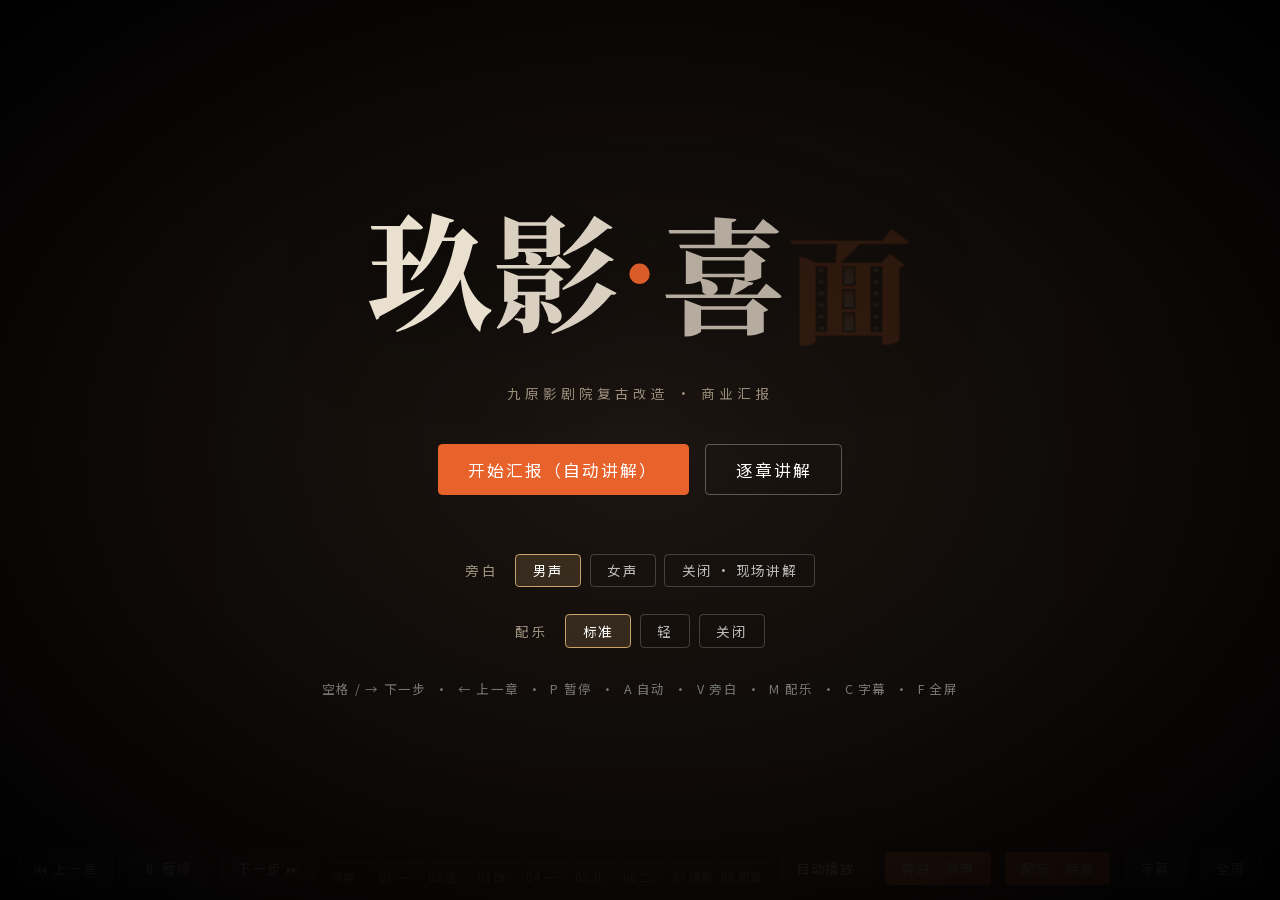
<file: index.html>
<!doctype html>
<html lang="zh-CN">
<head>
<meta charset="utf-8">
<link rel="icon" href="data:image/svg+xml,%3Csvg xmlns='http://www.w3.org/2000/svg' viewBox='0 0 64 64'%3E%3Crect width='64' height='64' rx='13' fill='%23e8622c'/%3E%3Crect x='10' y='10' width='44' height='44' rx='4' fill='%23120f0d'/%3E%3Cg fill='%23ffd9a0'%3E%3Crect x='24' y='13' width='16' height='10' rx='2'/%3E%3Crect x='24' y='27' width='16' height='10' rx='2'/%3E%3Crect x='24' y='41' width='16' height='10' rx='2'/%3E%3C/g%3E%3Cg fill='%23c9a46a'%3E%3Crect x='14' y='15' width='5' height='4' rx='1'/%3E%3Crect x='14' y='25' width='5' height='4' rx='1'/%3E%3Crect x='14' y='35' width='5' height='4' rx='1'/%3E%3Crect x='14' y='45' width='5' height='4' rx='1'/%3E%3Crect x='45' y='15' width='5' height='4' rx='1'/%3E%3Crect x='45' y='25' width='5' height='4' rx='1'/%3E%3Crect x='45' y='35' width='5' height='4' rx='1'/%3E%3Crect x='45' y='45' width='5' height='4' rx='1'/%3E%3C/g%3E%3C/svg%3E">
<meta name="viewport" content="width=device-width, initial-scale=1, viewport-fit=cover">
<meta name="robots" content="noindex, nofollow">
<meta name="mobile-web-app-capable" content="yes">
<meta name="apple-mobile-web-app-capable" content="yes">
<meta name="apple-mobile-web-app-status-bar-style" content="black-translucent">
<meta name="apple-mobile-web-app-title" content="玖影·喜面">
<meta name="theme-color" content="#120f0d">
<link rel="apple-touch-icon" href="assets/img/icon-180.png">
<link rel="manifest" href="assets/app.webmanifest">
<title>玖影·喜面｜九原影剧院复古改造 商业汇报</title>
<!-- 字体文件有 1MB：用脚本插入，不阻塞首屏显示 -->
<script>(function(){var l=document.createElement('link');l.rel='stylesheet';l.href='assets/css/fonts.css?v=11141429';l.id='fontsCss';l.onload=function(){l.setAttribute('data-ok','1')};document.head.appendChild(l);})();</script>
<link rel="stylesheet" href="assets/css/style.css?v=11141429">
</head>
<body>
<div id="viewport">
<div id="stage">

<!-- ============ 序章 ============ -->
<section class="page cover noframe" id="p01" data-ch="c0">
  <div class="bg kb"><img src="assets/img/r10.jpg" alt=""></div>
  <div class="shade-l"></div>
  <div class="shade-b" style="opacity:.6"></div>
  <div class="film top"></div><div class="film bottom"></div>
  <div class="cv-kicker" data-step="1" data-anim="fade">九原影剧院 · 复古改造</div>
  <div class="cv-title cv-logo" data-logo data-step="2" data-anim="fade" role="heading" aria-label="玖影·喜面"></div>
  <div class="cv-line rule" data-step="2" data-anim="grow" data-delay=".5"></div>
  <div class="cv-sub" data-step="2" data-anim="up" data-delay=".6">沉浸式文旅餐饮综合体<br><span style="font-size:17px;color:var(--ink2);letter-spacing:.3em">商 业 汇 报</span></div>
  <div class="cv-meta" data-step="2" data-anim="fade" data-delay="1">九原饭店餐饮管理公司 &nbsp;|&nbsp; 包头 · 九原 &nbsp;|&nbsp; 2026.11</div>
  <div class="curtain l"></div><div class="curtain r"></div>
</section>

<!-- ============ 第一章 一座剧院的记忆 ============ -->
<section class="page" id="p02" data-ch="c1">
  <figure class="ph frame door bw" style="left:50px;top:96px;width:560px;height:315px" data-step="1" data-anim="zoomin">
    <img data-src="assets/img/door.jpg" alt=""><figcaption>现状门头 · “乌兰牧骑”</figcaption></figure>
  <div class="abs" style="left:660px;top:100px;width:420px">
    <div class="eyebrow" data-step="1" data-anim="fade">Chapter 01</div>
    <h2 class="h2" style="margin-top:14px;font-size:44px" data-step="1" data-anim="chars">一座剧院的记忆</h2>
    <p class="p" style="margin-top:20px" data-step="1" data-anim="up" data-delay=".5">九原影剧院，是许多九原人童年与青春的记忆坐标。门头上“乌兰牧骑”四个字，连着内蒙古最具代表性的文艺记忆。</p>
  </div>
  <div data-step="2" data-anim="stagger">
    <figure class="ph frame bw" style="left:50px;top:440px;width:240px;height:150px"><img data-src="assets/img/ph08.jpg" alt=""><figcaption>观众厅</figcaption></figure>
    <figure class="ph frame bw" style="left:300px;top:440px;width:240px;height:150px"><img data-src="assets/img/ph15.jpg" alt=""><figcaption>舞台</figcaption></figure>
    <figure class="ph frame bw" style="left:550px;top:440px;width:240px;height:150px"><img data-src="assets/img/ph17.jpg" alt=""><figcaption>二层看台</figcaption></figure>
  </div>
  <p class="p abs" style="left:820px;top:446px;width:260px" data-step="2" data-anim="up">如今剧院处于闲置状态，座椅蒙尘、灯光熄灭；但建筑骨架与年代气质依然完整。</p>
  <div class="abs" style="left:50px;top:640px;width:1030px" data-step="3" data-anim="up">
    <div class="rule" style="margin-bottom:20px"></div>
    <div class="lead glowtext">让这座老剧院<span class="accent">重新亮灯</span>，回到城市的日常生活中。</div>
  </div>
</section>

<section class="page" id="p03" data-ch="c1">
  <div class="abs" style="left:50px;top:84px">
    <div class="eyebrow" data-step="1" data-anim="fade">Location</div>
    <h2 class="h2" style="margin-top:10px" data-step="1" data-anim="chars">区位：文明路上的老地标</h2>
  </div>
  <div class="map frame" style="left:50px;top:200px;width:700px;height:364px" data-step="1" data-anim="mapin">
    <img data-src="assets/img/sat.jpg" alt="">
    <svg viewBox="0 0 100 100" preserveAspectRatio="none">
      <polygon class="site" points="34.25,36 56.56,36 56.56,32.2 64.7,32.2 64.7,63.7 56.56,63.7 56.56,58.9 34.25,58.9"
        fill="rgba(232,98,44,.28)" stroke="#e8622c" stroke-width=".5" vector-effect="non-scaling-stroke" style="stroke-width:2.5px"/>
      <line x1="87.5" y1="0" x2="87.5" y2="100" stroke="rgba(241,231,214,.55)" stroke-dasharray="1.2 1" style="stroke-width:1.5px" vector-effect="non-scaling-stroke"/>
    </svg>
    <div class="poi hot" style="left:49.5%;top:47%">九原影剧院</div>
    <div class="poi" style="left:87.5%;top:62%"><i></i>文明路</div>
    <div data-step="2" data-anim="stagger">
      <div class="poi" style="left:74%;top:40%"><i></i>门前停车场</div>
      <div class="poi" style="left:52%;top:13%"><i></i>北侧广场</div>
      <div class="poi" style="left:93%;top:16%"><i></i>烘焙 · 快餐 · 米线</div>
      <div class="poi" style="left:78%;top:90%"><i></i>银行 · 电信 · 酒店</div>
      <div class="poi" style="left:18%;top:78%"><i></i>居住社区</div>
    </div>
  </div>
  <div class="abs" style="left:790px;top:200px;width:290px">
    <ul class="list" data-step="1" data-anim="stagger" data-delay=".6">
      <li><b>主干道临街</b><br>位于九原区文明路西侧，主入口直面城市主干道</li>
      <li><b>到达便利</b><br>门前开阔的地面停车场</li>
    </ul>
    <ul class="list" style="margin-top:6px" data-step="2" data-anim="stagger">
      <li><b>日常客流成熟</b><br>酒店、银行、超市与社区商业环绕，烘焙、快餐、米线等日常餐饮聚集</li>
      <li><b>缺一个目的地</b><br>有场景、有记忆、又足够平价的城市目的地仍是空白</li>
    </ul>
  </div>
</section>

<section class="page" id="p04" data-ch="c1" data-3d="1">
  <div class="three-host"></div>
  <div class="abs" style="left:50px;top:84px;pointer-events:none">
    <div class="eyebrow" data-step="1" data-anim="fade">Building</div>
    <h2 class="h2" style="margin-top:10px" data-step="1" data-anim="chars">建筑现状</h2>
  </div>
  <div class="stat-col" style="right:50px;top:160px;width:230px">
    <div class="card" data-step="1" data-anim="left"><div class="k">主体长度</div><div class="v"><span data-count="58.2" data-dec="1">58.2</span><small>m</small></div></div>
    <div class="card" data-step="1" data-anim="left" data-delay=".25"><div class="k">面宽</div><div class="v"><span data-count="31.1" data-dec="1">31.1</span><small>m</small></div></div>
    <div class="card" data-step="2" data-anim="left"><div class="k">主厅宽度</div><div class="v"><span data-count="22.6" data-dec="1">22.6</span><small>m</small></div><div class="d">镜框式台口 · 弧形二层看台</div></div>
    <div class="card" data-step="2" data-anim="left" data-delay=".25"><div class="k">三段式构成</div><div class="d" style="font-size:14px;color:var(--ink)">东 · 门厅　中 · 观众厅　西 · 舞台</div></div>
  </div>
  <div class="abs lead" style="left:50px;bottom:70px;font-size:28px" data-step="3" data-anim="up">一座本身就会<span class="accent">讲故事</span>的建筑。</div>
</section>

<section class="page" id="p05" data-ch="c1">
  <div class="abs" style="left:50px;top:84px">
    <div class="eyebrow" data-step="1" data-anim="fade">Status</div>
    <h2 class="h2" style="margin-top:10px" data-step="1" data-anim="chars">值得保留，也需要修缮</h2>
  </div>
  <div data-step="1" data-anim="stagger" data-delay=".4">
    <figure class="ph frame" style="left:50px;top:190px;width:330px;height:250px"><img data-src="assets/img/ph02.jpg" alt=""><figcaption>门厅 · 井字梁与水晶吊灯</figcaption></figure>
    <figure class="ph frame" style="left:390px;top:190px;width:170px;height:250px"><img data-src="assets/img/ph07.jpg" alt=""><figcaption>枣红木门</figcaption></figure>
    <figure class="ph frame" style="left:50px;top:450px;width:510px;height:180px"><img data-src="assets/img/ph06.jpg" alt="" style="object-position:50% 40%"><figcaption>原有楼梯 · 回纹栏杆</figcaption></figure>
  </div>
  <div class="abs" style="left:50px;top:650px;width:510px" data-step="1" data-anim="up" data-delay=".8">
    <div class="h3"><span class="gold">●</span> 保留：年代印记完整</div>
  </div>
  <div data-step="2" data-anim="stagger">
    <figure class="ph frame" style="left:600px;top:190px;width:470px;height:250px"><img data-src="assets/img/ph14.jpg" alt=""><figcaption>舞台屋架 · 保温层老化</figcaption></figure>
    <figure class="ph frame" style="left:600px;top:450px;width:230px;height:180px"><img data-src="assets/img/ph09.jpg" alt=""><figcaption>吊顶缺损</figcaption></figure>
    <figure class="ph frame" style="left:840px;top:450px;width:230px;height:180px"><img data-src="assets/img/ph19.jpg" alt=""><figcaption>座椅拆除 · 墙面污损</figcaption></figure>
  </div>
  <div class="abs" style="left:600px;top:650px;width:470px" data-step="2" data-anim="up" data-delay=".5">
    <div class="h3"><span class="accent">●</span> 修缮：吊顶 · 墙面 · 屋顶</div>
  </div>
</section>

<!-- ============ 第二章 定位与商业模式 ============ -->
<section class="page" id="p06" data-ch="c2">
  <div class="full kb"><img data-src="assets/img/r12.jpg" alt=""></div>
  <div class="shade-all" style="background:rgba(10,8,7,.8)"></div>
  <div class="abs" style="left:70px;top:110px">
    <div class="eyebrow" data-step="1" data-anim="fade">Positioning</div>
    <h2 class="h2" style="margin-top:12px" data-step="1" data-anim="chars">十六字核心定位</h2>
  </div>
  <div class="quad">
    <div class="q" data-step="2" data-anim="up"><div class="big">旧貌<em>不旧</em></div><div class="s">保留老剧院复古原貌<br>不做彻底翻新</div></div>
    <div class="q" data-step="2" data-anim="up" data-delay=".35"><div class="big">新潮<em>不贵</em></div><div class="s">高端环境<br>市井价格</div></div>
    <div class="q" data-step="2" data-anim="up" data-delay=".7"><div class="big">复古<em>高级</em></div><div class="s">复古厚重<br>精致松弛</div></div>
    <div class="q" data-step="2" data-anim="up" data-delay="1.05"><div class="big">全民<em>适配</em></div><div class="s">学生、上班族、家庭<br>朋友小聚、网红打卡</div></div>
  </div>
  <div class="abs" style="left:70px;top:520px;width:900px" data-step="3" data-anim="up">
    <div class="rule" style="width:300px;margin-bottom:22px"></div>
    <p class="p" style="font-size:17px">在原汁原味的老影院底蕴之上，植入<b class="accent">轻奢咖啡</b>、<b class="accent">西式简餐</b>与<b class="accent">慢生活氛围</b>，<br>打破老建筑破旧、低端的刻板印象。</p>
  </div>
</section>

<section class="page" id="p07" data-ch="c2">
  <div class="abs" style="left:50px;top:84px">
    <div class="eyebrow" data-step="1" data-anim="fade">Market</div>
    <h2 class="h2" style="margin-top:10px" data-step="1" data-anim="chars">市场机会</h2>
  </div>
  <div class="abs" style="left:50px;top:200px;width:380px">
    <div class="h3 gold" data-step="1" data-anim="fade">两大行业趋势</div>
    <div class="card" style="position:relative;margin-top:16px" data-step="1" data-anim="up" data-delay=".3"><div class="k">TREND 01</div><div class="v" style="font-size:26px">高性价比复合业态</div><div class="d">快速崛起</div></div>
    <div class="card" style="position:relative;margin-top:12px" data-step="1" data-anim="up" data-delay=".55"><div class="k">TREND 02</div><div class="v" style="font-size:26px">场景化体验消费</div><div class="d">持续升级</div></div>
  </div>
  <div class="abs" style="left:470px;top:200px;width:600px">
    <div class="h3" data-step="2" data-anim="fade">本地市场痛点</div>
    <div style="display:grid;grid-template-columns:1fr 1fr;gap:12px;margin-top:16px" data-step="2" data-anim="stagger">
      <div class="card" style="position:relative"><div class="v" style="font-size:20px">高端咖啡西餐</div><div class="d">环境好、氛围佳，但客单价高、业态单一、受众窄</div></div>
      <div class="card" style="position:relative"><div class="v" style="font-size:20px">传统面馆小吃</div><div class="d">性价比高、接地气，但环境简陋，缺少社交与打卡属性</div></div>
      <div class="card" style="position:relative"><div class="v" style="font-size:20px">营业时段单一</div><div class="d">午晚高峰爆满，其余时段空置，客流断层</div></div>
      <div class="card" style="position:relative"><div class="v" style="font-size:20px">体验同质化</div><div class="d">普通大排档、普通面馆、网红餐厅，难以形成记忆点</div></div>
    </div>
  </div>
  <div class="abs" style="left:50px;top:560px;width:1020px;padding:24px 30px;border:1px solid var(--accent);background:rgba(232,98,44,.1)" data-step="3" data-anim="up">
    <div class="eyebrow" style="color:var(--accent)">Market Gap</div>
    <div class="lead" style="margin-top:8px;font-size:24px">复古老建筑 + 轻奢氛围 + 全民平价餐饮的综合体 —— 本地<span class="accent">仍是空白</span></div>
  </div>
</section>

<section class="page" id="p08" data-ch="c2">
  <div class="abs" style="left:50px;top:84px">
    <div class="eyebrow" data-step="1" data-anim="fade">Business Model</div>
    <h2 class="h2" style="margin-top:10px" data-step="1" data-anim="chars">三位一体商业模式</h2>
  </div>
  <div class="venn" data-step="1" data-anim="stagger" data-delay=".4">
    <div class="c c1"><span>复古文旅<br>打卡</span></div>
    <div class="c c2"><span>轻奢休闲<br>社交</span></div>
    <div class="c c3"><span>全民平价<br>就餐</span></div>
  </div>
  <div class="venn" style="pointer-events:none"><div class="core" data-step="1" data-anim="zoom" data-delay="1.4">玖影·喜面</div></div>
  <div class="bench">
    <div class="h3" data-step="2" data-anim="fade" style="margin-bottom:8px">精准对冲 · 三重对标</div>
    <div data-step="2" data-anim="stagger" data-delay=".3">
      <div class="row"><div class="a">老影院复古场景</div><div class="arr">→</div><div class="b">对标 网红店</div></div>
      <div class="row"><div class="a">轻奢休闲氛围</div><div class="arr">→</div><div class="b">对标 西餐厅</div></div>
      <div class="row"><div class="a">平价市井业态</div><div class="arr">→</div><div class="b">对标 传统食堂</div></div>
    </div>
    <div class="lead" style="margin-top:30px;font-size:22px" data-step="2" data-anim="up" data-delay="1.4">年轻人<span class="accent">愿意打卡</span>，老百姓<span class="accent">愿意常吃</span></div>
  </div>
</section>

<!-- ============ 第三章 改造策略 ============ -->
<section class="page" id="p09" data-ch="c3">
  <div class="abs" style="left:50px;top:84px">
    <div class="eyebrow" data-step="1" data-anim="fade">Strategy</div>
    <h2 class="h2" style="margin-top:10px" data-step="1" data-anim="chars">修旧如旧 · 新旧共生</h2>
  </div>
  <div class="tri">
    <div class="col" data-step="2" data-anim="up">
      <figure class="ph frame"><img data-src="assets/img/ph02.jpg" alt=""></figure>
      <div class="t">保留<small>KEEP</small></div>
      <div class="p">整体结构不动。原有门头、层高、台口、看台与门厅的井字梁、吊灯、木门窗全部保留。</div>
      <div class="bar" style="background:var(--gold)"></div>
    </div>
    <div class="col" data-step="3" data-anim="up">
      <figure class="ph frame"><img data-src="assets/img/ph14.jpg" alt=""></figure>
      <div class="t">修缮<small>REPAIR</small></div>
      <div class="p">对破旧的墙面、吊顶与屋顶进行系统修复，弱化老旧暗沉，恢复空间的质感。</div>
      <div class="bar" style="background:var(--sage)"></div>
    </div>
    <div class="col" data-step="4" data-anim="up">
      <figure class="ph frame"><img data-src="assets/img/r08.jpg" alt=""></figure>
      <div class="t">新增<small>ADD</small></div>
      <div class="p">内部隔断、钢结构回廊、观光电梯，以及暖光照明与轻奢软装，植入新的功能与体验。</div>
      <div class="bar" style="background:var(--accent)"></div>
    </div>
  </div>
</section>

<section class="page" id="p10" data-ch="c3" data-3d="1">
  <div class="three-host"></div>
  <div class="abs" style="left:50px;top:84px;pointer-events:none">
    <div class="eyebrow" data-step="1" data-anim="fade">Overview</div>
    <h2 class="h2" style="margin-top:10px" data-step="1" data-anim="chars">空间总览</h2>
  </div>
  <div class="stat-col" style="left:50px;top:200px;width:220px">
    <div class="card" data-step="1" data-anim="right" data-delay=".8"><div class="k">二层</div><div class="d" style="font-size:15px;color:var(--ink)">看台餐饮 · VR 娱乐</div></div>
    <div class="card" data-step="1" data-anim="right" data-delay="1.1"><div class="k">一层</div><div class="d" style="font-size:15px;color:var(--ink)">美食大厅 · 文化体验</div></div>
  </div>
  <div class="kpis" style="left:50px;bottom:70px;grid-template-columns:repeat(2,auto)" data-step="2" data-anim="up">
    <div class="kpi"><div class="n">约<span data-count="2370" data-sep="1">2,370</span><small>㎡</small></div><div class="l">室内使用面积</div></div>
    <div class="kpi"><div class="n"><span data-count="336">336</span><small>座</small></div><div class="l">规划餐位</div></div>
  </div>
  <div class="abs p" style="right:50px;bottom:70px;width:300px;text-align:right" data-step="3" data-anim="up">前室 → 前厅 · 书吧 → 美食大厅 → 综艺舞台<br><span class="accent">一条清晰的体验动线</span></div>
</section>

<!-- ============ 第四章 一层空间体验 ============ -->
<section class="page" id="p11" data-ch="c4">
  <div class="abs" style="left:50px;top:84px">
    <div class="eyebrow" data-step="1" data-anim="fade">Ground Floor</div>
    <h2 class="h2" style="margin-top:10px" data-step="1" data-anim="chars">一层平面 · 单向动线</h2>
  </div>
  <div class="plan" style="left:40px;top:170px;width:1043px;height:499px" data-step="1" data-anim="fade" data-delay=".3">
    <img data-src="assets/img/plan-L1.jpg" alt="">
    <svg viewBox="0 0 3902 1866" preserveAspectRatio="xMidYMid meet">
      <path class="flow" d="M3800,696 L3330,696 L3000,906 L2664,876 L2400,1206 L600,1206 L400,800"
        fill="none" stroke="#e8622c" stroke-width="18" stroke-linecap="round" stroke-linejoin="round" data-step="1" data-anim="draw" data-delay=".9"/>
      <g data-step="1" data-anim="fade" data-delay="2.4">
        <circle cx="3800" cy="696" r="36" fill="#e8622c"/><text x="3800" y="610" fill="#fff" font-size="66" text-anchor="middle" font-weight="700">入口</text>
        <circle cx="400" cy="800" r="36" fill="#e8622c"/>
      </g>
    </svg>
  </div>
  <div class="kpis" style="left:50px;bottom:56px;grid-template-columns:repeat(4,auto)" data-step="2" data-anim="up">
    <div class="kpi"><div class="n"><span data-count="6">6</span><small>个</small></div><div class="l">明档档口</div></div>
    <div class="kpi"><div class="n"><span data-count="204">204</span><small>座</small></div><div class="l">一层餐位</div></div>
    <div class="kpi"><div class="n">约<span data-count="70">70</span><small>㎡</small></div><div class="l">独立书吧</div></div>
    <div class="kpi"><div class="n">约<span data-count="12">12</span><small>m</small></div><div class="l">超清巨幕</div></div>
  </div>
  <div class="legend" style="right:50px;bottom:66px" data-step="2" data-anim="fade">
    <span style="--c:#e8622c">档口</span><span style="--c:#e9dcc4">就餐</span><span style="--c:#d4a84f">前厅</span><span style="--c:#8ba888">书吧</span><span style="--c:#9c7bb8">文创</span><span style="--c:#c45a5a">舞台</span>
  </div>
</section>

<section class="page" id="p12" data-ch="c4">
  <figure class="ph frame" style="left:50px;top:84px;width:300px;height:540px" data-step="1" data-anim="reveal"><img data-src="assets/img/r06.jpg" alt=""><figcaption>前室 · 显像管电视顶棚</figcaption></figure>
  <div class="abs" style="left:50px;top:650px;width:300px" data-step="1" data-anim="up" data-delay=".4">
    <div class="h3">走进前室</div><p class="p s">第一眼，把人带回影像年代</p>
  </div>
  <figure class="ph frame" style="left:380px;top:84px;width:693px;height:390px" data-step="2" data-anim="reveal"><img data-src="assets/img/r03.jpg" alt=""><figcaption>前厅 · 主打卡位</figcaption></figure>
  <figure class="ph frame" style="left:380px;top:490px;width:340px;height:224px" data-step="2" data-anim="reveal" data-delay=".3"><img data-src="assets/img/r02.jpg" alt=""><figcaption>老放映机展区 · 动漫头像墙</figcaption></figure>
  <div class="abs" style="left:750px;top:500px;width:320px" data-step="2" data-anim="up" data-delay=".6">
    <div class="eyebrow">Foyer</div>
    <div class="h3" style="margin-top:10px;font-size:23px;white-space:nowrap">前厅 · 最具传播力的拍照点</div>
    <p class="p s" style="margin-top:10px">老放映机展区 + 巨型熊猫 + 动漫主题打卡墙，自带流量，适配短视频传播。</p>
  </div>
</section>

<section class="page" id="p13" data-ch="c4">
  <figure class="ph frame" style="left:50px;top:84px;width:680px;height:540px" data-step="1" data-anim="reveal"><img data-src="assets/img/r04.jpg" alt=""><figcaption>前厅北侧 · 独立书吧</figcaption></figure>
  <div class="abs" style="left:50px;top:646px;width:680px" data-step="1" data-anim="up" data-delay=".4">
    <div class="h3" style="font-size:26px">独立书吧 <span class="gold" style="font-size:16px;margin-left:10px">约 70㎡</span></div>
    <p class="p s">书墙、绿树与沙发，营造安静的阅读角落</p>
  </div>
  <figure class="ph frame" style="left:760px;top:84px;width:313px;height:300px" data-step="2" data-anim="reveal"><img data-src="assets/img/r05.jpg" alt=""><figcaption>前厅南侧 · 文创展览区</figcaption></figure>
  <div class="abs" style="left:760px;top:410px;width:313px" data-step="2" data-anim="up" data-delay=".3">
    <div class="h3">文创展览区</div>
    <p class="p s" style="margin-top:8px">动漫周边与城市文创，让等候与停留也有内容。</p>
    <ul class="list" style="margin-top:14px">
      <li>老影院历史 · 老照片</li><li>复古电影元素</li><li>文创小展柜</li>
    </ul>
  </div>
</section>

<section class="page" id="p14" data-ch="c4">
  <div class="full kb"><img data-src="assets/img/r10.jpg" alt=""></div>
  <div class="shade-b" style="background:linear-gradient(180deg,rgba(10,8,7,.25) 0%,rgba(10,8,7,.1) 30%,rgba(10,8,7,.82) 62%,rgba(10,8,7,.96) 100%)"></div>
  <div class="abs" style="left:50px;top:84px" data-step="1" data-anim="fade">
    <div class="eyebrow">Food Hall</div>
  </div>
  <div class="abs" style="left:50px;bottom:250px;width:620px">
    <h2 class="h2" style="font-size:46px" data-step="1" data-anim="chars">美食大厅 · 城市客厅</h2>
    <p class="p" style="margin-top:12px;color:var(--ink)" data-step="1" data-anim="up" data-delay=".5">红砖墙、钢结构回廊与暖色灯光，把老剧院高大的空间，变成温暖热闹的城市客厅。</p>
  </div>
  <div data-step="2" data-anim="stagger">
    <figure class="ph frame" style="left:50px;top:560px;width:300px;height:170px"><img data-src="assets/img/r09.jpg" alt=""><figcaption>明档档口街</figcaption></figure>
    <figure class="ph frame" style="left:362px;top:560px;width:300px;height:170px"><img data-src="assets/img/r11.jpg" alt=""><figcaption>茶饮咖啡 · 面馆</figcaption></figure>
  </div>
  <div class="abs" style="left:700px;top:560px;width:380px" data-step="3" data-anim="up">
    <div class="h3">多元桌型 · 204 座</div>
    <div style="display:flex;flex-wrap:wrap;gap:8px;margin-top:12px">
      <span class="tag">四人方桌 ×19</span><span class="tag">八人圆桌 ×3</span><span class="tag">六人长桌 ×4</span><span class="tag">双人桌 ×6</span><span class="tag">卡座 ×14组</span>
    </div>
    <p class="p s" style="margin-top:10px">家庭聚餐 · 朋友小聚 · 一人食</p>
  </div>
</section>

<section class="page" id="p15" data-ch="c4">
  <div class="full kb" data-step="2" data-anim="fadein"><img data-src="assets/img/r12.jpg" alt=""></div>
  <div class="shade-b" data-step="2" data-anim="fadein"></div>
  <div class="full" style="background:linear-gradient(180deg,rgba(10,8,7,.8) 0%,rgba(10,8,7,0) 34%)"></div>
  <figure class="ph frame bw" style="right:50px;top:84px;width:400px;height:225px" data-step="1" data-anim="zoomin"><img data-src="assets/img/ph15.jpg" alt=""><figcaption>现状 · 保留下来的舞台</figcaption></figure>
  <div class="abs" style="left:50px;top:84px;width:520px">
    <div class="eyebrow" data-step="1" data-anim="fade">Stage</div>
    <h2 class="h2" style="margin-top:10px;font-size:46px" data-step="1" data-anim="chars">大厅尽头，是舞台</h2>
  </div>
  <div class="abs" style="left:50px;bottom:66px;width:640px" data-step="2" data-anim="up" data-delay=".8">
    <h2 class="h2">综艺舞台 + 超清巨幕</h2>
    <p class="p" style="margin-top:10px;color:var(--ink)">后墙设置约 12 米宽的超清巨幕：驻唱 · 观影 · 主题活动 —— 让吃饭这件事，也有了演出感。</p>
  </div>
  <div class="sched" style="right:50px;bottom:66px;width:330px" data-step="3" data-anim="left">
    <div class="sc-h">每 周 排 期</div>
    <div class="sc-r"><b>周一至周日 · 白天</b><span>经典电影放映</span></div>
    <div class="sc-r"><b>周一至周日 · 每晚</b><span>演艺表演</span></div>
    <div class="sc-r hot"><b>周五 · 周六 · 周日</b><span>大型演艺</span></div>
  </div>
</section>

<!-- ============ 第五章 业态与产品 ============ -->
<section class="page" id="p16" data-ch="c5">
  <div class="abs" style="left:50px;top:84px">
    <div class="eyebrow" data-step="1" data-anim="fade">Products</div>
    <h2 class="h2" style="margin-top:10px" data-step="1" data-anim="chars">全品类产品体系</h2>
  </div>
  <div class="abs" style="right:50px;top:96px;text-align:right" data-step="2" data-anim="fade">
    <div class="num accent" style="font-size:46px;line-height:1">200<span style="font-size:.6em">+</span><span class="unit">产品单元</span></div>
    <div style="font-size:12px;letter-spacing:.14em;color:var(--muted);margin-top:8px">覆盖各时段 · 不同消费场景</div>
  </div>
  <div class="prod">
    <div class="pc main" data-step="1" data-anim="up" data-delay=".4">
      <div class="role">核心主力 · 主打刚需流量</div>
      <div class="nm">全国特色面食</div>
      <div class="items">
        <span>山西刀削面</span><span>陕西油泼面</span><span>兰州牛肉面</span><span>重庆小面</span><span>武汉热干面</span>
        <span>河南烩面</span><span>安徽板面</span><span>四川担担面</span><span>番茄鸡蛋面</span><span>肉酱拌面</span>
      </div>
      <div class="no">01</div>
    </div>
    <div class="pc" data-step="2" data-anim="up"><div class="role">引流业态</div><div class="nm">南北地方小吃</div><div class="items">锅贴 · 煎包 · 馄饨 · 汤圆 · 凉皮 · 炸串 · 卤味 · 杂粮饼</div><div class="no">02</div></div>
    <div class="pc" data-step="2" data-anim="up" data-delay=".2"><div class="role">特色业态</div><div class="nm">养生砂锅</div><div class="items">砂锅豆腐 · 丸子 · 米线 · 土豆粉 · 肉类套餐<br>暖胃健康，填补秋冬刚需</div><div class="no">03</div></div>
    <div class="pc" data-step="2" data-anim="up" data-delay=".4"><div class="role">夜间王牌</div><div class="nm">市井烧烤</div><div class="items">特色烤串 · 素菜烧烤 · 锡纸砂锅 · 夜宵套餐</div><div class="no">04</div></div>
    <div class="pc" data-step="2" data-anim="up" data-delay=".6"><div class="role">氛围配套</div><div class="nm">轻奢咖啡简餐</div><div class="items">美式 · 拿铁 · 果茶 · 奶茶 · 西式小食 · 甜品</div><div class="no">05</div></div>
  </div>
</section>

<section class="page" id="p17" data-ch="c5">
  <div class="abs" style="left:70px;top:84px">
    <div class="eyebrow" data-step="1" data-anim="fade">All Day</div>
    <h2 class="h2" style="margin-top:10px" data-step="1" data-anim="chars">五时段全覆盖</h2>
  </div>
  <div class="tl" style="top:205px;height:210px">
    <div class="axis" data-step="1" data-anim="grow" data-delay=".3"></div>
    <div class="node" style="left:6%;--c:#f3c27a" data-step="1" data-anim="up" data-delay=".5"><div class="t">早餐</div><div class="h">MORNING</div><div class="dot"></div><div class="w">面食 · 小吃<br>汤圆 · 煎包</div></div>
    <div class="node" style="left:28%;--c:#f0a35a" data-step="1" data-anim="up" data-delay=".8"><div class="t">午餐</div><div class="h">LUNCH</div><div class="dot"></div><div class="w">快捷正餐<br>全国特色面食</div></div>
    <div class="node" style="left:50%;--c:#e8622c" data-step="1" data-anim="up" data-delay="1.1"><div class="t">下午茶</div><div class="h">TEA TIME</div><div class="dot"></div><div class="w">咖啡 · 甜品<br>约会 · 久坐</div></div>
    <div class="node" style="left:72%;--c:#b5473a" data-step="1" data-anim="up" data-delay="1.4"><div class="t">晚餐</div><div class="h">DINNER</div><div class="dot"></div><div class="w">家庭聚餐<br>砂锅 · 面食</div></div>
    <div class="node" style="left:94%;--c:#6a4fb0" data-step="1" data-anim="up" data-delay="1.7"><div class="t">夜宵</div><div class="h">LATE NIGHT</div><div class="dot"></div><div class="w">市井烧烤<br>深夜聚餐</div></div>
  </div>
  <div class="abs lead" style="left:70px;top:432px;font-size:25px" data-step="2" data-anim="up">五个时段 · 五种场景 · <span class="num accent">200+</span> 产品单元 —— 让剧院<span class="accent">从早到晚都有人来</span>。</div>
  <div class="banq" style="left:70px;right:70px;top:512px" data-step="3" data-anim="up">
    <div class="bq-t"><small>新商宴模式</small>既有<em>面子</em>，又有<em>里子</em></div>
    <div class="bq-row">
      <div><b>日常散台</b>面食小吃 · 各时段随到随吃</div>
      <div><b>轻商务宴请</b>快餐形式 · 接地气 · 高性价比</div>
      <div><b>积极探索</b>消费降级趋势下的新商宴模式</div>
    </div>
  </div>
</section>

<!-- ============ 第六章 二层 ============ -->
<section class="page" id="p18" data-ch="c6">
  <figure class="ph frame" style="left:50px;top:84px;width:540px;height:304px" data-step="1" data-anim="reveal"><img data-src="assets/img/r07.jpg" alt=""><figcaption>二层 · 阶梯卡座看台</figcaption></figure>
  <div class="abs" style="left:630px;top:92px;width:440px" data-step="1" data-anim="up">
    <div class="eyebrow">Second Floor</div>
    <h2 class="h2" style="margin-top:10px;font-size:40px">视野最好的位置</h2>
    <p class="p" style="margin-top:14px">原阶梯看台改造为阶梯卡座，正对舞台与巨幕；乘观光电梯或沿楼梯到达。南北回廊与舞台端平台同样布置用餐区。</p>
  </div>
  <div class="plan" style="left:50px;top:404px;width:640px;height:342px" data-step="2" data-anim="fade">
    <img data-src="assets/img/plan-L2.jpg" alt="">
  </div>
  <div class="stat-col" style="left:730px;top:404px;width:343px;gap:9px" data-step="2" data-anim="stagger">
    <div class="card" style="padding:14px 20px"><div class="k">阶梯卡座</div><div class="v"><span data-count="18">18</span><small>组 · 60座</small></div></div>
    <div class="card" style="padding:14px 20px"><div class="k">回廊与舞台端平台</div><div class="v"><span data-count="72">72</span><small>座</small></div></div>
    <div class="card" style="padding:14px 20px;border-color:var(--accent)"><div class="k">二层餐位合计</div><div class="v accent"><span data-count="132">132</span><small>座</small></div></div>
  </div>
</section>

<section class="page" id="p19" data-ch="c6" data-3d="1">
  <div class="three-host"></div>
  <div class="abs" style="left:50px;top:84px;pointer-events:none">
    <div class="eyebrow" data-step="1" data-anim="fade" style="color:var(--teal)">VR Zone</div>
    <h2 class="h2" style="margin-top:10px" data-step="1" data-anim="chars">VR 娱乐区</h2>
    <div class="num" style="font-size:54px;margin-top:8px;color:var(--teal)" data-step="1" data-anim="up" data-delay=".5">约<span data-count="430">430</span><span class="unit">㎡</span></div>
    <div class="p s" data-step="1" data-anim="fade" data-delay=".8">门厅上方 · 二层前区</div>
  </div>
  <div class="stat-col" style="left:50px;bottom:66px;width:330px">
    <div class="card" style="border-left:3px solid var(--teal)" data-step="2" data-anim="right"><div class="v" style="font-size:24px">多人 VR 项目区</div><div class="d">多人联机 · 团队对战 · 主题沉浸体验</div></div>
    <div class="card" style="border-left:3px solid var(--teal)" data-step="2" data-anim="right" data-delay=".3"><div class="v" style="font-size:24px">VR 体验区</div><div class="d">轻量单人体验 · 即到即玩</div></div>
  </div>
  <div class="abs p" style="right:50px;bottom:70px;width:340px;text-align:right" data-step="2" data-anim="up" data-delay=".6">沉浸式科技 × 老剧院光影记忆<br><span style="color:var(--teal)">晚间与周末的新增客流</span></div>
</section>

<!-- ============ 第七章 焕新 ============ -->
<section class="page noframe" id="p20" data-ch="c7">
  <div class="cmp">
    <div class="full"><img data-src="assets/img/ph08.jpg" alt=""></div>
    <div class="after"><div class="full"><img data-src="assets/img/r12.jpg" alt=""></div></div>
    <div class="bar"></div>
    <div class="lb" style="left:50px" data-step="1" data-anim="fade">BEFORE · 现状</div>
    <div class="lb lb-after" style="right:50px;opacity:0">AFTER · 焕新</div>
  </div>
  <div class="shade-b" style="opacity:.75"></div>
  <div class="abs" style="left:50px;bottom:70px">
    <div class="h2" style="font-size:44px" data-step="1" data-anim="chars">同一座剧院，同一个视角。</div>
    <div class="lead" style="margin-top:10px;color:var(--ink2)" data-step="2" data-anim="up">沉睡的样子 —— 与即将醒来的样子。</div>
  </div>
</section>

<section class="page" id="p21" data-ch="c7">
  <div class="full kb"><img data-src="assets/img/r01.jpg" alt=""></div>
  <div class="shade-b"></div>
  <figure class="ph frame bw" style="right:50px;bottom:66px;width:250px;height:141px" data-step="1" data-anim="fade" data-delay="1"><img data-src="assets/img/door.jpg" alt=""><figcaption>改造前 · 现状门头</figcaption></figure>
  <div class="abs" style="left:50px;bottom:66px;width:760px">
    <div class="eyebrow" data-step="1" data-anim="fade">Facade</div>
    <h2 class="h2" style="margin-top:10px;font-size:44px" data-step="1" data-anim="chars">点亮文明路的夜色</h2>
    <p class="p" style="margin-top:10px;color:var(--ink)" data-step="1" data-anim="up" data-delay=".8">保留原有门头框架与大台阶 · 橙色门框 · “郊区影剧院”灯牌 · “玖影·喜面”霓虹</p>
  </div>
</section>

<!-- ============ 终章 ============ -->
<section class="page" id="p22" data-ch="c8">
  <div class="full kb"><img data-src="assets/img/r08.jpg" alt=""></div>
  <div class="shade-all" style="background:rgba(10,8,7,.86)"></div>
  <div class="abs" style="left:70px;top:110px">
    <div class="eyebrow">Key Figures</div>
    <h2 class="h2" style="margin-top:10px" data-step="1" data-anim="chars">关键数据</h2>
  </div>
  <div class="kpis" style="left:70px;top:226px;grid-template-columns:repeat(4,auto);row-gap:40px;justify-content:start" data-step="1" data-anim="stagger" data-delay=".4">
    <div class="kpi"><div class="n accent" style="font-size:56px"><span data-count="1000" data-sep="1">1,000</span><small>万元</small></div><div class="l">总投资 · 九原饭店餐饮管理公司</div></div>
    <div class="kpi"><div class="n" style="font-size:56px">约<span data-count="2370" data-sep="1">2,370</span><small>㎡</small></div><div class="l">室内使用面积</div></div>
    <div class="kpi"><div class="n" style="font-size:56px"><span data-count="336">336</span><small>座</small></div><div class="l">规划餐位</div></div>
    <div class="kpi"><div class="n" style="font-size:56px"><span data-count="6">6</span><small>个</small></div><div class="l">明档档口</div></div>
    <div class="kpi" style="border-left:none;padding-left:0"><div class="n" style="font-size:56px"><span data-count="5">5</span><small>时段</small></div><div class="l">早 · 午 · 茶 · 晚 · 夜</div></div>
    <div class="kpi"><div class="n accent" style="font-size:56px"><span data-count="200">200</span>+<small>产品单元</small></div><div class="l">覆盖各时段消费场景</div></div>
    <div class="kpi"><div class="n" style="font-size:56px;color:var(--teal)">约<span data-count="430">430</span><small>㎡</small></div><div class="l">VR 娱乐区</div></div>
    <div class="kpi"><div class="n" style="font-size:56px"><span data-count="7">7</span><small>天</small></div><div class="l">白天电影 · 每晚演艺 · 周末大型演艺</div></div>
  </div>
  <div class="abs p" style="left:70px;top:520px;width:940px" data-step="1" data-anim="up" data-delay="1.6">
    <div class="rule" style="width:300px;margin-bottom:18px"></div>
    一层：美食大厅 · 6 档口 · 书吧 · 文创 · 放映机展区 · 综艺舞台 &nbsp;&nbsp;｜&nbsp;&nbsp; 二层：18 组阶梯卡座 · 回廊餐饮 · VR 娱乐区
  </div>
</section>

<section class="page noframe" id="p23" data-ch="c8">
  <div class="full kb"><img data-src="assets/img/r01.jpg" alt=""></div>
  <div class="shade-all" style="background:rgba(10,8,7,.72)"></div>
  <div class="film top"></div><div class="film bottom"></div>
  <div class="abs" style="left:0;right:0;top:170px;text-align:center">
    <p class="lead" style="font-size:22px;color:var(--ink2)" data-step="1" data-anim="up">盘活城市闲置的老剧院资产 · 打破传统餐饮与复古文旅的边界</p>
    <p class="lead" style="font-size:26px;margin-top:22px" data-step="2" data-anim="up">本地独一无二的<span class="accent">复古文旅地标</span> + <span class="accent">全民平价餐饮标杆</span></p>
    <div class="h1" style="font-size:84px;margin-top:70px" data-step="3" data-anim="lighton">让老剧院，重新亮灯。</div>
    <div class="abs" style="left:0;right:0;top:400px" data-step="3" data-anim="fade" data-delay="1.4">
      <div data-logo style="width:290px;margin:0 auto"></div>
      <div style="margin-top:16px;font-size:13px;letter-spacing:.5em;color:var(--muted)">九原饭店餐饮管理公司 &nbsp;·&nbsp; 谢谢</div>
    </div>
  </div>
</section>

<div id="chapterCard"><div class="no"></div><div class="tt"></div><div class="ln"></div></div>
<div id="caption"></div>
<div id="prog"><span class="pn"></span><i><b></b></i><span class="pt"></span></div>
<div id="vignette"></div>
<div id="grain"></div>
</div><!-- /stage -->
</div><!-- /viewport -->

<div id="ui">
  <button id="bPrev" title="上一章（←）">⏮ 上一章</button>
  <button id="bPlay" title="暂停 / 继续（P）">⏸ 暂停</button>
  <button id="bNext" title="下一步（空格 / →）">下一步 ⏭</button>
  <div id="chapters"></div>
  <button id="bAuto" title="自动播放（A）">自动播放</button>
  <button id="bVoice" title="旁白：男声 / 女声 / 关闭（V）">旁白：男声</button>
  <button id="bMusic" title="配乐与音效：标准 / 轻 / 关闭（M）">配乐：标准</button>
  <button id="bCap" title="字幕（C）">字幕</button>
  <button id="bFull" title="全屏（F）">全屏</button>
</div>
<div id="hint">下一章 ▶</div>
<div id="toast"></div>
<div id="rotate"><div class="ph-ico"></div><div>请把手机横过来观看</div><small>建议打开声音。如果已经横过来了还看到这个提示，点一下屏幕即可继续</small></div>
<div id="start">
  <div class="t" data-logo="tag" id="startLogo" style="width:540px"></div>
  <div class="s">九原影剧院复古改造 · 商业汇报</div>
  <div class="btns"><button class="pri" id="sAuto">开始汇报（自动讲解）</button><button id="sManual">逐章讲解</button></div>
  <div class="ld" id="ld"></div>
  <div class="vsel"><span>旁白</span><button data-v="m">男声</button><button data-v="f">女声</button><button data-v="off">关闭 · 现场讲解</button></div>
  <div class="vsel msel"><span>配乐</span><button data-v="std">标准</button><button data-v="low">轻</button><button data-v="off">关闭</button></div>
  <div class="keys">空格 / → 下一步 &nbsp;·&nbsp; ← 上一章 &nbsp;·&nbsp; P 暂停 &nbsp;·&nbsp; A 自动 &nbsp;·&nbsp; V 旁白 &nbsp;·&nbsp; M 配乐 &nbsp;·&nbsp; C 字幕 &nbsp;·&nbsp; F 全屏</div>
</div>

<script src="assets/lib/gsap.min.js?v=11141429"></script>
<script src="assets/lib/SplitText.min.js?v=11141429"></script>
<script src="assets/js/logo-glyphs.js?v=11141429"></script>
<script src="assets/js/logo.js?v=11141429"></script>
<script src="assets/js/narration.js?v=11141429"></script>
<script src="assets/audio/manifest.js?v=11141429"></script>
<script src="assets/audio/sound.js?v=11141429"></script>
<script src="assets/js/app.js?v=11141429"></script>
</body>
</html>
</file>
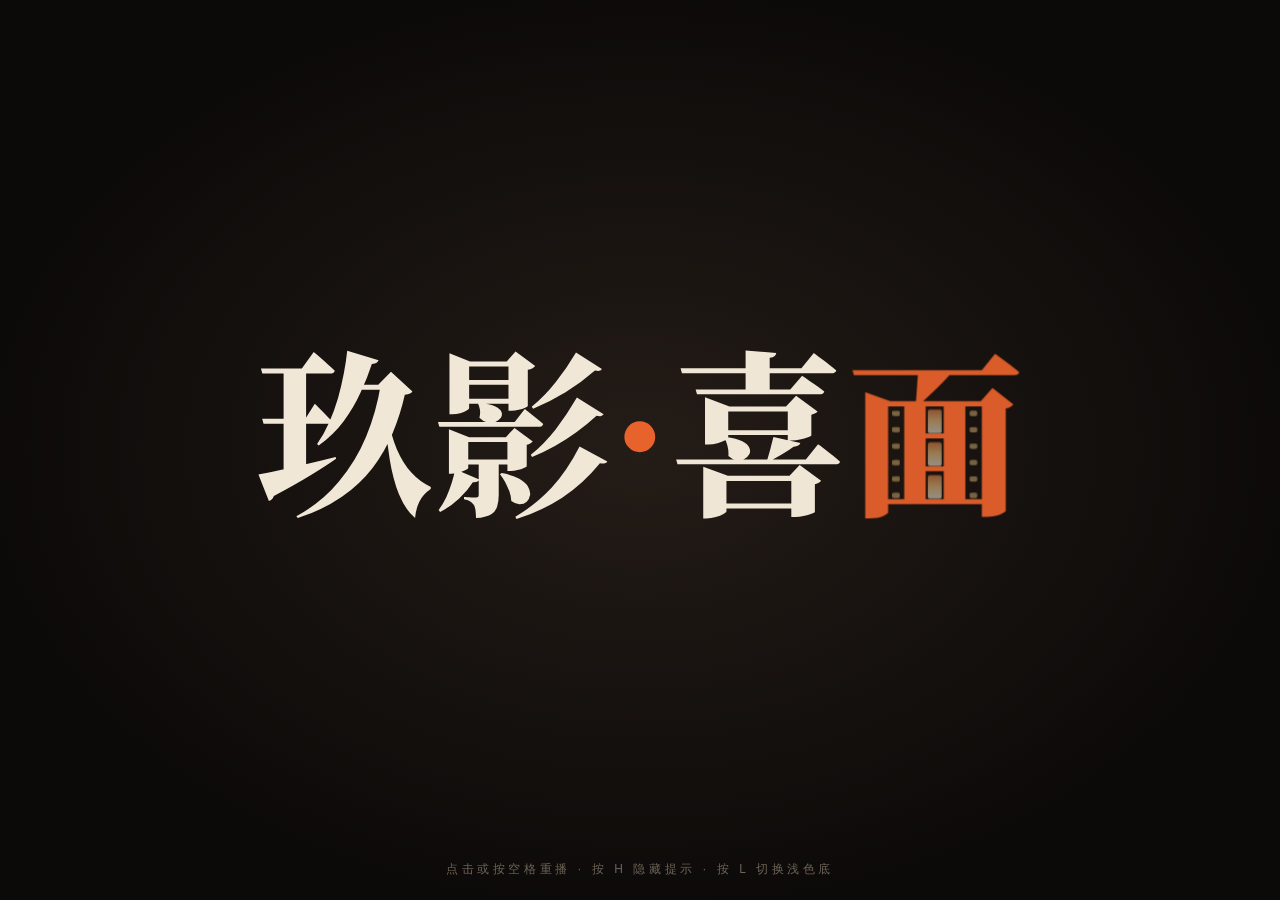
<file: logo.html>
<!doctype html>
<html lang="zh-CN">
<head>
<meta charset="utf-8">
<meta name="viewport" content="width=device-width, initial-scale=1">
<meta name="robots" content="noindex, nofollow">
<link rel="icon" href="data:image/svg+xml,%3Csvg xmlns='http://www.w3.org/2000/svg' viewBox='0 0 64 64'%3E%3Crect width='64' height='64' rx='13' fill='%23e8622c'/%3E%3Crect x='10' y='10' width='44' height='44' rx='4' fill='%23120f0d'/%3E%3Cg fill='%23ffd9a0'%3E%3Crect x='24' y='13' width='16' height='10' rx='2'/%3E%3Crect x='24' y='27' width='16' height='10' rx='2'/%3E%3Crect x='24' y='41' width='16' height='10' rx='2'/%3E%3C/g%3E%3Cg fill='%23c9a46a'%3E%3Crect x='14' y='15' width='5' height='4' rx='1'/%3E%3Crect x='14' y='25' width='5' height='4' rx='1'/%3E%3Crect x='14' y='35' width='5' height='4' rx='1'/%3E%3Crect x='14' y='45' width='5' height='4' rx='1'/%3E%3Crect x='45' y='15' width='5' height='4' rx='1'/%3E%3Crect x='45' y='25' width='5' height='4' rx='1'/%3E%3Crect x='45' y='35' width='5' height='4' rx='1'/%3E%3Crect x='45' y='45' width='5' height='4' rx='1'/%3E%3C/g%3E%3C/svg%3E">
<title>玖影·喜面｜动态 logo</title>
<style>
  html, body { height: 100%; margin: 0; background: #14100d; overflow: hidden; }
  body { display: flex; flex-direction: column; align-items: center; justify-content: center; cursor: pointer; font-family: "Noto Sans SC", "Microsoft YaHei", sans-serif;
    background: radial-gradient(ellipse at center, #241c17 0%, #0c0a09 72%); }
  #logo { width: 62vw; max-width: 110vh; }
  #logo svg { display: block; width: 100%; height: auto; overflow: visible; }
  #tip { position: fixed; bottom: 22px; left: 0; right: 0; text-align: center; color: #6d6357; font-size: 12px; letter-spacing: .3em; transition: opacity .6s; }
  body.clean #tip { opacity: 0; }
  body.light { background: #f3ece0; }
</style>
</head>
<body>
<div id="logo"><svg xmlns="http://www.w3.org/2000/svg" class="jy-logo" viewBox="-70 -30 4478 1270" role="img" aria-label="玖影·喜面">
  <defs>
    <linearGradient id="jyl1g" x1="0" y1="0" x2="0" y2="1"><stop offset="0" stop-color="#fff6e2"/><stop offset=".55" stop-color="#ffd08a"/><stop offset="1" stop-color="#f08a4b"/></linearGradient>
    <clipPath id="jyl1c"><rect x="444" y="24" width="102" height="523"/></clipPath>
    <clipPath id="jyl1l"><rect x="232" y="24" width="91" height="523"/></clipPath>
    <clipPath id="jyl1r"><rect x="668" y="24" width="93" height="523"/></clipPath>
    <filter id="jyl1f" x="-80%" y="-30%" width="260%" height="160%"><feGaussianBlur stdDeviation="46"/></filter>
  </defs>
  <g transform="matrix(1 0 0 -1 0 900)">
    <g class="jy-ch" transform="translate(0 0)"><path fill="#f1e7d6" d="M518 852 695 799Q692 791 684 785Q677 779 657 778Q633 703 594 618Q556 533 498 455Q440 377 357 318L348 326Q387 382 416 448Q445 514 466 585Q486 656 499 725Q512 793 518 852ZM526 660H794V632H519ZM707 660H693L765 734L886 623Q881 614 872 611Q862 607 843 604Q818 492 774 387Q730 282 661 191Q591 100 488 28Q385 -44 239 -92L231 -82Q374 -3 470 113Q567 228 625 368Q683 508 707 660ZM31 752H262L329 845Q329 845 341 835Q353 825 372 809Q391 793 411 774Q432 756 448 740Q444 724 419 724H39ZM38 469H282L335 553Q335 553 352 537Q368 521 390 499Q412 476 429 457Q426 441 403 441H46ZM17 154Q54 161 122 175Q191 190 278 210Q364 231 453 253L455 243Q402 205 316 153Q230 100 104 33Q97 11 76 5ZM159 752H286V151L159 113ZM747 477Q765 375 798 297Q832 218 880 165Q929 111 990 84L989 72Q945 42 925 0Q905 -41 901 -92Q845 -44 810 42Q776 128 758 238Q740 349 731 470Z"/></g>
    <g class="jy-ch" transform="translate(1000 0)"><path fill="#f1e7d6" d="M986 228Q981 219 972 217Q963 214 944 217Q847 98 731 23Q615 -53 473 -97L467 -84Q581 -17 671 79Q760 176 829 312ZM965 494Q960 487 951 484Q943 481 925 485Q873 437 813 394Q753 350 690 315Q626 279 561 253L554 265Q630 327 695 410Q759 494 814 589ZM955 750Q950 742 941 739Q932 737 916 741Q840 674 750 618Q660 563 567 525L559 537Q632 596 694 675Q757 753 809 842ZM264 559Q324 553 354 538Q383 524 389 506Q395 489 385 474Q375 459 354 451Q333 443 309 448Q285 453 264 475Q270 497 267 519Q263 542 256 555ZM206 528Q206 523 192 515Q178 506 156 500Q134 494 110 494H95V792V839L211 792H465V764H206ZM201 191Q201 187 186 179Q172 171 151 165Q129 159 107 159H92V365V410L206 365H475V337H201ZM263 126Q260 119 253 114Q245 110 227 111Q198 65 150 18Q102 -28 42 -57L34 -46Q58 -14 77 26Q95 67 108 108Q121 150 127 184ZM373 38Q373 1 364 -27Q356 -55 329 -71Q301 -87 245 -92Q244 -68 242 -49Q240 -30 233 -18Q227 -8 215 1Q203 10 177 15V27Q177 27 186 27Q194 26 206 26Q218 25 229 25Q240 24 245 24Q254 24 257 28Q260 33 260 40V232H373ZM389 162Q453 151 489 130Q526 109 539 84Q553 60 550 38Q546 15 531 1Q515 -14 492 -14Q469 -15 444 4Q443 31 433 59Q422 86 409 112Q395 137 380 156ZM413 365 462 417 565 340Q561 336 553 331Q544 325 531 322V200Q531 197 515 191Q500 184 479 179Q458 174 441 174H422V365ZM473 239V211H169V239ZM418 792 468 848 579 766Q575 760 564 754Q553 748 537 745V540Q537 537 522 531Q506 524 485 519Q464 514 447 514H428V792ZM462 582V554H162V582ZM463 688V660H162V688ZM520 524Q520 524 538 510Q555 496 580 476Q605 457 624 439Q620 423 597 423H38L30 451H463Z"/></g>
    <g class="jy-dot" transform="translate(2000 0)"><path fill="#e8622c" d="M169 280Q132 280 107 306Q82 331 82 366Q82 402 107 428Q132 454 169 454Q206 454 231 428Q256 402 256 366Q256 331 231 306Q206 280 169 280Z"/></g>
    <g class="jy-ch" transform="translate(2338 0)"><path fill="#f1e7d6" d="M61 754H743L813 840Q813 840 826 831Q838 821 858 806Q879 791 900 774Q922 757 940 742Q936 726 911 726H69ZM36 240H768L837 326Q837 326 850 317Q862 307 882 292Q901 277 922 260Q943 243 961 227Q957 212 933 212H44ZM146 635H680L747 712Q747 712 760 703Q772 695 791 681Q811 668 833 653Q854 638 872 623Q868 607 844 607H154ZM189 147V199L328 147H766V118H320V-54Q320 -59 303 -68Q286 -78 260 -85Q234 -93 207 -93H189ZM686 147H676L733 208L854 119Q850 114 841 108Q833 103 819 100V-57Q819 -60 800 -67Q781 -74 755 -79Q730 -85 709 -85H686ZM242 -9H757V-37H242ZM199 538V591L337 538H730V510H330V362Q330 357 313 348Q296 339 270 331Q243 324 217 324H199ZM666 538H656L713 599L834 510Q830 505 821 500Q812 495 799 492V375Q799 372 780 365Q761 357 735 352Q710 346 689 346H666ZM264 405H737V377H264ZM428 855 601 841Q600 831 592 824Q585 816 564 813V623H428ZM316 367Q378 359 409 342Q441 326 449 306Q458 287 449 269Q440 252 421 242Q402 233 377 236Q353 238 331 259Q333 288 326 315Q318 343 309 362ZM585 366 737 333Q734 324 725 318Q716 312 699 312Q673 293 634 269Q595 246 560 228H547Q556 256 567 296Q577 336 585 366Z"/></g>
    <g class="jy-mian" transform="translate(3338 0)">
      <rect class="jy-glow" x="430" y="10" width="130" height="550" fill="#ff9d4d" opacity=".55" filter="url(#jyl1f)"/>
      <g clip-path="url(#jyl1c)"><g class="jy-frames" fill="url(#jyl1g)"><rect x="456" y="-149" width="78" height="133" rx="10"/><rect x="456" y="36" width="78" height="133" rx="10"/><rect x="456" y="221" width="78" height="133" rx="10"/><rect x="456" y="406" width="78" height="133" rx="10"/><rect x="456" y="591" width="78" height="133" rx="10"/><rect x="456" y="776" width="78" height="133" rx="10"/><rect x="456" y="961" width="78" height="133" rx="10"/><rect x="456" y="1146" width="78" height="133" rx="10"/><rect x="456" y="1331" width="78" height="133" rx="10"/><rect x="456" y="1516" width="78" height="133" rx="10"/><rect x="456" y="1701" width="78" height="133" rx="10"/></g></g>
      <g clip-path="url(#jyl1l)"><g class="jy-holes" fill="#c9a46a"><rect x="256" y="-145" width="43" height="30" rx="9"/><rect x="256" y="-52.5" width="43" height="30" rx="9"/><rect x="256" y="40" width="43" height="30" rx="9"/><rect x="256" y="132.5" width="43" height="30" rx="9"/><rect x="256" y="225" width="43" height="30" rx="9"/><rect x="256" y="317.5" width="43" height="30" rx="9"/><rect x="256" y="410" width="43" height="30" rx="9"/><rect x="256" y="502.5" width="43" height="30" rx="9"/><rect x="256" y="595" width="43" height="30" rx="9"/><rect x="256" y="687.5" width="43" height="30" rx="9"/><rect x="256" y="780" width="43" height="30" rx="9"/><rect x="256" y="872.5" width="43" height="30" rx="9"/><rect x="256" y="965" width="43" height="30" rx="9"/><rect x="256" y="1057.5" width="43" height="30" rx="9"/><rect x="256" y="1150" width="43" height="30" rx="9"/><rect x="256" y="1242.5" width="43" height="30" rx="9"/><rect x="256" y="1335" width="43" height="30" rx="9"/><rect x="256" y="1427.5" width="43" height="30" rx="9"/><rect x="256" y="1520" width="43" height="30" rx="9"/><rect x="256" y="1612.5" width="43" height="30" rx="9"/><rect x="256" y="1705" width="43" height="30" rx="9"/><rect x="256" y="1797.5" width="43" height="30" rx="9"/></g></g>
      <g clip-path="url(#jyl1r)"><g class="jy-holes" fill="#c9a46a"><rect x="692" y="-145" width="43" height="30" rx="9"/><rect x="692" y="-52.5" width="43" height="30" rx="9"/><rect x="692" y="40" width="43" height="30" rx="9"/><rect x="692" y="132.5" width="43" height="30" rx="9"/><rect x="692" y="225" width="43" height="30" rx="9"/><rect x="692" y="317.5" width="43" height="30" rx="9"/><rect x="692" y="410" width="43" height="30" rx="9"/><rect x="692" y="502.5" width="43" height="30" rx="9"/><rect x="692" y="595" width="43" height="30" rx="9"/><rect x="692" y="687.5" width="43" height="30" rx="9"/><rect x="692" y="780" width="43" height="30" rx="9"/><rect x="692" y="872.5" width="43" height="30" rx="9"/><rect x="692" y="965" width="43" height="30" rx="9"/><rect x="692" y="1057.5" width="43" height="30" rx="9"/><rect x="692" y="1150" width="43" height="30" rx="9"/><rect x="692" y="1242.5" width="43" height="30" rx="9"/><rect x="692" y="1335" width="43" height="30" rx="9"/><rect x="692" y="1427.5" width="43" height="30" rx="9"/><rect x="692" y="1520" width="43" height="30" rx="9"/><rect x="692" y="1612.5" width="43" height="30" rx="9"/><rect x="692" y="1705" width="43" height="30" rx="9"/><rect x="692" y="1797.5" width="43" height="30" rx="9"/></g></g>
      <path class="jy-mian-g" fill="#e8622c" d="M31 752H761L836 845Q836 845 850 834Q863 824 885 808Q907 792 930 774Q953 756 972 740Q970 732 963 728Q955 724 944 724H39ZM103 576V628L244 576H755L821 651L939 558Q933 551 924 545Q914 538 896 536V-42Q896 -48 866 -62Q835 -77 784 -77H761V547H232V-52Q232 -58 204 -72Q176 -85 126 -85H103ZM380 395H600V366H380ZM380 209H600V181H380ZM170 24H804V-4H170ZM402 752H602Q575 719 540 683Q505 646 469 613Q434 579 404 556H387Q390 581 392 616Q395 650 397 687Q400 723 402 752ZM323 574H444V12H323ZM546 574H668V12H546Z"/>
    </g>
  </g>
  <text class="jy-tag" x="2169" y="1150" text-anchor="middle" font-family="'Noto Sans SC','Microsoft YaHei',sans-serif" font-size="92" letter-spacing="62" fill="#c9a46a">JIUYING · XIMIAN</text>
      <rect class="jy-rule" x="1469" y="1012" width="1400" height="5" fill="#c9a46a" opacity=".7"/>
</svg></div>
<div id="tip">点击或按空格重播 · 按 H 隐藏提示 · 按 L 切换浅色底</div>
<script>/*!
 * GSAP 3.13.0
 * https://gsap.com
 * 
 * @license Copyright 2025, GreenSock. All rights reserved.
 * Subject to the terms at https://gsap.com/standard-license.
 * @author: Jack Doyle, jack@greensock.com
 */

!function(t,e){"object"==typeof exports&&"undefined"!=typeof module?e(exports):"function"==typeof define&&define.amd?define(["exports"],e):e((t=t||self).window=t.window||{})}(this,function(e){"use strict";function _inheritsLoose(t,e){t.prototype=Object.create(e.prototype),(t.prototype.constructor=t).__proto__=e}function _assertThisInitialized(t){if(void 0===t)throw new ReferenceError("this hasn't been initialised - super() hasn't been called");return t}function r(t){return"string"==typeof t}function s(t){return"function"==typeof t}function t(t){return"number"==typeof t}function u(t){return void 0===t}function v(t){return"object"==typeof t}function w(t){return!1!==t}function x(){return"undefined"!=typeof window}function y(t){return s(t)||r(t)}function P(t){return(i=yt(t,ot))&&ze}function Q(t,e){return console.warn("Invalid property",t,"set to",e,"Missing plugin? gsap.registerPlugin()")}function R(t,e){return!e&&console.warn(t)}function S(t,e){return t&&(ot[t]=e)&&i&&(i[t]=e)||ot}function T(){return 0}function ea(t){var e,r,i=t[0];if(v(i)||s(i)||(t=[t]),!(e=(i._gsap||{}).harness)){for(r=gt.length;r--&&!gt[r].targetTest(i););e=gt[r]}for(r=t.length;r--;)t[r]&&(t[r]._gsap||(t[r]._gsap=new Zt(t[r],e)))||t.splice(r,1);return t}function fa(t){return t._gsap||ea(Ot(t))[0]._gsap}function ga(t,e,r){return(r=t[e])&&s(r)?t[e]():u(r)&&t.getAttribute&&t.getAttribute(e)||r}function ha(t,e){return(t=t.split(",")).forEach(e)||t}function ia(t){return Math.round(1e5*t)/1e5||0}function ja(t){return Math.round(1e7*t)/1e7||0}function ka(t,e){var r=e.charAt(0),i=parseFloat(e.substr(2));return t=parseFloat(t),"+"===r?t+i:"-"===r?t-i:"*"===r?t*i:t/i}function la(t,e){for(var r=e.length,i=0;t.indexOf(e[i])<0&&++i<r;);return i<r}function ma(){var t,e,r=dt.length,i=dt.slice(0);for(ct={},t=dt.length=0;t<r;t++)(e=i[t])&&e._lazy&&(e.render(e._lazy[0],e._lazy[1],!0)._lazy=0)}function na(t){return!!(t._initted||t._startAt||t.add)}function oa(t,e,r,i){dt.length&&!L&&ma(),t.render(e,r,i||!!(L&&e<0&&na(t))),dt.length&&!L&&ma()}function pa(t){var e=parseFloat(t);return(e||0===e)&&(t+"").match(at).length<2?e:r(t)?t.trim():t}function qa(t){return t}function ra(t,e){for(var r in e)r in t||(t[r]=e[r]);return t}function ua(t,e){for(var r in e)"__proto__"!==r&&"constructor"!==r&&"prototype"!==r&&(t[r]=v(e[r])?ua(t[r]||(t[r]={}),e[r]):e[r]);return t}function va(t,e){var r,i={};for(r in t)r in e||(i[r]=t[r]);return i}function wa(t){var e=t.parent||I,r=t.keyframes?function _setKeyframeDefaults(i){return function(t,e){for(var r in e)r in t||"duration"===r&&i||"ease"===r||(t[r]=e[r])}}($(t.keyframes)):ra;if(w(t.inherit))for(;e;)r(t,e.vars.defaults),e=e.parent||e._dp;return t}function ya(t,e,r,i,n){void 0===r&&(r="_first"),void 0===i&&(i="_last");var a,s=t[i];if(n)for(a=e[n];s&&s[n]>a;)s=s._prev;return s?(e._next=s._next,s._next=e):(e._next=t[r],t[r]=e),e._next?e._next._prev=e:t[i]=e,e._prev=s,e.parent=e._dp=t,e}function za(t,e,r,i){void 0===r&&(r="_first"),void 0===i&&(i="_last");var n=e._prev,a=e._next;n?n._next=a:t[r]===e&&(t[r]=a),a?a._prev=n:t[i]===e&&(t[i]=n),e._next=e._prev=e.parent=null}function Aa(t,e){t.parent&&(!e||t.parent.autoRemoveChildren)&&t.parent.remove&&t.parent.remove(t),t._act=0}function Ba(t,e){if(t&&(!e||e._end>t._dur||e._start<0))for(var r=t;r;)r._dirty=1,r=r.parent;return t}function Da(t,e,r,i){return t._startAt&&(L?t._startAt.revert(ht):t.vars.immediateRender&&!t.vars.autoRevert||t._startAt.render(e,!0,i))}function Fa(t){return t._repeat?Tt(t._tTime,t=t.duration()+t._rDelay)*t:0}function Ha(t,e){return(t-e._start)*e._ts+(0<=e._ts?0:e._dirty?e.totalDuration():e._tDur)}function Ia(t){return t._end=ja(t._start+(t._tDur/Math.abs(t._ts||t._rts||U)||0))}function Ja(t,e){var r=t._dp;return r&&r.smoothChildTiming&&t._ts&&(t._start=ja(r._time-(0<t._ts?e/t._ts:((t._dirty?t.totalDuration():t._tDur)-e)/-t._ts)),Ia(t),r._dirty||Ba(r,t)),t}function Ka(t,e){var r;if((e._time||!e._dur&&e._initted||e._start<t._time&&(e._dur||!e.add))&&(r=Ha(t.rawTime(),e),(!e._dur||Mt(0,e.totalDuration(),r)-e._tTime>U)&&e.render(r,!0)),Ba(t,e)._dp&&t._initted&&t._time>=t._dur&&t._ts){if(t._dur<t.duration())for(r=t;r._dp;)0<=r.rawTime()&&r.totalTime(r._tTime),r=r._dp;t._zTime=-U}}function La(e,r,i,n){return r.parent&&Aa(r),r._start=ja((t(i)?i:i||e!==I?xt(e,i,r):e._time)+r._delay),r._end=ja(r._start+(r.totalDuration()/Math.abs(r.timeScale())||0)),ya(e,r,"_first","_last",e._sort?"_start":0),bt(r)||(e._recent=r),n||Ka(e,r),e._ts<0&&Ja(e,e._tTime),e}function Ma(t,e){return(ot.ScrollTrigger||Q("scrollTrigger",e))&&ot.ScrollTrigger.create(e,t)}function Na(t,e,r,i,n){return Wt(t,e,n),t._initted?!r&&t._pt&&!L&&(t._dur&&!1!==t.vars.lazy||!t._dur&&t.vars.lazy)&&f!==Rt.frame?(dt.push(t),t._lazy=[n,i],1):void 0:1}function Sa(t,e,r,i){var n=t._repeat,a=ja(e)||0,s=t._tTime/t._tDur;return s&&!i&&(t._time*=a/t._dur),t._dur=a,t._tDur=n?n<0?1e10:ja(a*(n+1)+t._rDelay*n):a,0<s&&!i&&Ja(t,t._tTime=t._tDur*s),t.parent&&Ia(t),r||Ba(t.parent,t),t}function Ta(t){return t instanceof Qt?Ba(t):Sa(t,t._dur)}function Wa(e,r,i){var n,a,s=t(r[1]),o=(s?2:1)+(e<2?0:1),u=r[o];if(s&&(u.duration=r[1]),u.parent=i,e){for(n=u,a=i;a&&!("immediateRender"in n);)n=a.vars.defaults||{},a=w(a.vars.inherit)&&a.parent;u.immediateRender=w(n.immediateRender),e<2?u.runBackwards=1:u.startAt=r[o-1]}return new Jt(r[0],u,r[1+o])}function Xa(t,e){return t||0===t?e(t):e}function Za(t,e){return r(t)&&(e=st.exec(t))?e[1]:""}function ab(t,e){return t&&v(t)&&"length"in t&&(!e&&!t.length||t.length-1 in t&&v(t[0]))&&!t.nodeType&&t!==h}function db(r){return r=Ot(r)[0]||R("Invalid scope")||{},function(t){var e=r.current||r.nativeElement||r;return Ot(t,e.querySelectorAll?e:e===r?R("Invalid scope")||a.createElement("div"):r)}}function eb(t){return t.sort(function(){return.5-Math.random()})}function fb(t){if(s(t))return t;var p=v(t)?t:{each:t},_=Yt(p.ease),m=p.from||0,g=parseFloat(p.base)||0,y={},e=0<m&&m<1,T=isNaN(m)||e,b=p.axis,w=m,x=m;return r(m)?w=x={center:.5,edges:.5,end:1}[m]||0:!e&&T&&(w=m[0],x=m[1]),function(t,e,r){var i,n,a,s,o,u,h,l,f,d=(r||p).length,c=y[d];if(!c){if(!(f="auto"===p.grid?0:(p.grid||[1,N])[1])){for(h=-N;h<(h=r[f++].getBoundingClientRect().left)&&f<d;);f<d&&f--}for(c=y[d]=[],i=T?Math.min(f,d)*w-.5:m%f,n=f===N?0:T?d*x/f-.5:m/f|0,l=N,u=h=0;u<d;u++)a=u%f-i,s=n-(u/f|0),c[u]=o=b?Math.abs("y"===b?s:a):G(a*a+s*s),h<o&&(h=o),o<l&&(l=o);"random"===m&&eb(c),c.max=h-l,c.min=l,c.v=d=(parseFloat(p.amount)||parseFloat(p.each)*(d<f?d-1:b?"y"===b?d/f:f:Math.max(f,d/f))||0)*("edges"===m?-1:1),c.b=d<0?g-d:g,c.u=Za(p.amount||p.each)||0,_=_&&d<0?jt(_):_}return d=(c[t]-c.min)/c.max||0,ja(c.b+(_?_(d):d)*c.v)+c.u}}function gb(i){var n=Math.pow(10,((i+"").split(".")[1]||"").length);return function(e){var r=ja(Math.round(parseFloat(e)/i)*i*n);return(r-r%1)/n+(t(e)?0:Za(e))}}function hb(h,e){var l,f,r=$(h);return!r&&v(h)&&(l=r=h.radius||N,h.values?(h=Ot(h.values),(f=!t(h[0]))&&(l*=l)):h=gb(h.increment)),Xa(e,r?s(h)?function(t){return f=h(t),Math.abs(f-t)<=l?f:t}:function(e){for(var r,i,n=parseFloat(f?e.x:e),a=parseFloat(f?e.y:0),s=N,o=0,u=h.length;u--;)(r=f?(r=h[u].x-n)*r+(i=h[u].y-a)*i:Math.abs(h[u]-n))<s&&(s=r,o=u);return o=!l||s<=l?h[o]:e,f||o===e||t(e)?o:o+Za(e)}:gb(h))}function ib(t,e,r,i){return Xa($(t)?!e:!0===r?!!(r=0):!i,function(){return $(t)?t[~~(Math.random()*t.length)]:(r=r||1e-5)&&(i=r<1?Math.pow(10,(r+"").length-2):1)&&Math.floor(Math.round((t-r/2+Math.random()*(e-t+.99*r))/r)*r*i)/i})}function mb(e,r,t){return Xa(t,function(t){return e[~~r(t)]})}function pb(t){for(var e,r,i,n,a=0,s="";~(e=t.indexOf("random(",a));)i=t.indexOf(")",e),n="["===t.charAt(e+7),r=t.substr(e+7,i-e-7).match(n?at:tt),s+=t.substr(a,e-a)+ib(n?r:+r[0],n?0:+r[1],+r[2]||1e-5),a=i+1;return s+t.substr(a,t.length-a)}function sb(t,e,r){var i,n,a,s=t.labels,o=N;for(i in s)(n=s[i]-e)<0==!!r&&n&&o>(n=Math.abs(n))&&(a=i,o=n);return a}function ub(t){return Aa(t),t.scrollTrigger&&t.scrollTrigger.kill(!!L),t.progress()<1&&Pt(t,"onInterrupt"),t}function xb(t){if(t)if(t=!t.name&&t.default||t,x()||t.headless){var e=t.name,r=s(t),i=e&&!r&&t.init?function(){this._props=[]}:t,n={init:T,render:ue,add:Vt,kill:de,modifier:he,rawVars:0},a={targetTest:0,get:0,getSetter:ie,aliases:{},register:0};if(Ft(),t!==i){if(pt[e])return;ra(i,ra(va(t,n),a)),yt(i.prototype,yt(n,va(t,a))),pt[i.prop=e]=i,t.targetTest&&(gt.push(i),ft[e]=1),e=("css"===e?"CSS":e.charAt(0).toUpperCase()+e.substr(1))+"Plugin"}S(e,i),t.register&&t.register(ze,i,ge)}else Ct.push(t)}function Ab(t,e,r){return(6*(t+=t<0?1:1<t?-1:0)<1?e+(r-e)*t*6:t<.5?r:3*t<2?e+(r-e)*(2/3-t)*6:e)*St+.5|0}function Bb(e,r,i){var n,a,s,o,u,h,l,f,d,c,p=e?t(e)?[e>>16,e>>8&St,e&St]:0:Dt.black;if(!p){if(","===e.substr(-1)&&(e=e.substr(0,e.length-1)),Dt[e])p=Dt[e];else if("#"===e.charAt(0)){if(e.length<6&&(e="#"+(n=e.charAt(1))+n+(a=e.charAt(2))+a+(s=e.charAt(3))+s+(5===e.length?e.charAt(4)+e.charAt(4):"")),9===e.length)return[(p=parseInt(e.substr(1,6),16))>>16,p>>8&St,p&St,parseInt(e.substr(7),16)/255];p=[(e=parseInt(e.substr(1),16))>>16,e>>8&St,e&St]}else if("hsl"===e.substr(0,3))if(p=c=e.match(tt),r){if(~e.indexOf("="))return p=e.match(et),i&&p.length<4&&(p[3]=1),p}else o=+p[0]%360/360,u=p[1]/100,n=2*(h=p[2]/100)-(a=h<=.5?h*(u+1):h+u-h*u),3<p.length&&(p[3]*=1),p[0]=Ab(o+1/3,n,a),p[1]=Ab(o,n,a),p[2]=Ab(o-1/3,n,a);else p=e.match(tt)||Dt.transparent;p=p.map(Number)}return r&&!c&&(n=p[0]/St,a=p[1]/St,s=p[2]/St,h=((l=Math.max(n,a,s))+(f=Math.min(n,a,s)))/2,l===f?o=u=0:(d=l-f,u=.5<h?d/(2-l-f):d/(l+f),o=l===n?(a-s)/d+(a<s?6:0):l===a?(s-n)/d+2:(n-a)/d+4,o*=60),p[0]=~~(o+.5),p[1]=~~(100*u+.5),p[2]=~~(100*h+.5)),i&&p.length<4&&(p[3]=1),p}function Cb(t){var r=[],i=[],n=-1;return t.split(zt).forEach(function(t){var e=t.match(rt)||[];r.push.apply(r,e),i.push(n+=e.length+1)}),r.c=i,r}function Db(t,e,r){var i,n,a,s,o="",u=(t+o).match(zt),h=e?"hsla(":"rgba(",l=0;if(!u)return t;if(u=u.map(function(t){return(t=Bb(t,e,1))&&h+(e?t[0]+","+t[1]+"%,"+t[2]+"%,"+t[3]:t.join(","))+")"}),r&&(a=Cb(t),(i=r.c).join(o)!==a.c.join(o)))for(s=(n=t.replace(zt,"1").split(rt)).length-1;l<s;l++)o+=n[l]+(~i.indexOf(l)?u.shift()||h+"0,0,0,0)":(a.length?a:u.length?u:r).shift());if(!n)for(s=(n=t.split(zt)).length-1;l<s;l++)o+=n[l]+u[l];return o+n[s]}function Gb(t){var e,r=t.join(" ");if(zt.lastIndex=0,zt.test(r))return e=Et.test(r),t[1]=Db(t[1],e),t[0]=Db(t[0],e,Cb(t[1])),!0}function Pb(t){var e=(t+"").split("("),r=Lt[e[0]];return r&&1<e.length&&r.config?r.config.apply(null,~t.indexOf("{")?[function _parseObjectInString(t){for(var e,r,i,n={},a=t.substr(1,t.length-3).split(":"),s=a[0],o=1,u=a.length;o<u;o++)r=a[o],e=o!==u-1?r.lastIndexOf(","):r.length,i=r.substr(0,e),n[s]=isNaN(i)?i.replace(Bt,"").trim():+i,s=r.substr(e+1).trim();return n}(e[1])]:function _valueInParentheses(t){var e=t.indexOf("(")+1,r=t.indexOf(")"),i=t.indexOf("(",e);return t.substring(e,~i&&i<r?t.indexOf(")",r+1):r)}(t).split(",").map(pa)):Lt._CE&&It.test(t)?Lt._CE("",t):r}function Rb(t,e){for(var r,i=t._first;i;)i instanceof Qt?Rb(i,e):!i.vars.yoyoEase||i._yoyo&&i._repeat||i._yoyo===e||(i.timeline?Rb(i.timeline,e):(r=i._ease,i._ease=i._yEase,i._yEase=r,i._yoyo=e)),i=i._next}function Tb(t,e,r,i){void 0===r&&(r=function easeOut(t){return 1-e(1-t)}),void 0===i&&(i=function easeInOut(t){return t<.5?e(2*t)/2:1-e(2*(1-t))/2});var n,a={easeIn:e,easeOut:r,easeInOut:i};return ha(t,function(t){for(var e in Lt[t]=ot[t]=a,Lt[n=t.toLowerCase()]=r,a)Lt[n+("easeIn"===e?".in":"easeOut"===e?".out":".inOut")]=Lt[t+"."+e]=a[e]}),a}function Ub(e){return function(t){return t<.5?(1-e(1-2*t))/2:.5+e(2*(t-.5))/2}}function Vb(r,t,e){function Lm(t){return 1===t?1:i*Math.pow(2,-10*t)*K((t-a)*n)+1}var i=1<=t?t:1,n=(e||(r?.3:.45))/(t<1?t:1),a=n/q*(Math.asin(1/i)||0),s="out"===r?Lm:"in"===r?function(t){return 1-Lm(1-t)}:Ub(Lm);return n=q/n,s.config=function(t,e){return Vb(r,t,e)},s}function Wb(e,r){function Tm(t){return t?--t*t*((r+1)*t+r)+1:0}void 0===r&&(r=1.70158);var t="out"===e?Tm:"in"===e?function(t){return 1-Tm(1-t)}:Ub(Tm);return t.config=function(t){return Wb(e,t)},t}var F,L,l,I,h,n,a,i,o,f,d,c,p,_,m,g,b,M,k,O,A,C,D,z,E,B,j,Y,X={autoSleep:120,force3D:"auto",nullTargetWarn:1,units:{lineHeight:""}},Z={duration:.5,overwrite:!1,delay:0},N=1e8,U=1/N,q=2*Math.PI,V=q/4,W=0,G=Math.sqrt,H=Math.cos,K=Math.sin,J="function"==typeof ArrayBuffer&&ArrayBuffer.isView||function(){},$=Array.isArray,tt=/(?:-?\.?\d|\.)+/gi,et=/[-+=.]*\d+[.e\-+]*\d*[e\-+]*\d*/g,rt=/[-+=.]*\d+[.e-]*\d*[a-z%]*/g,it=/[-+=.]*\d+\.?\d*(?:e-|e\+)?\d*/gi,nt=/[+-]=-?[.\d]+/,at=/[^,'"\[\]\s]+/gi,st=/^[+\-=e\s\d]*\d+[.\d]*([a-z]*|%)\s*$/i,ot={},ut={suppressEvents:!0,isStart:!0,kill:!1},ht={suppressEvents:!0,kill:!1},lt={suppressEvents:!0},ft={},dt=[],ct={},pt={},_t={},mt=30,gt=[],vt="",yt=function _merge(t,e){for(var r in e)t[r]=e[r];return t},Tt=function _animationCycle(t,e){var r=Math.floor(t=ja(t/e));return t&&r===t?r-1:r},bt=function _isFromOrFromStart(t){var e=t.data;return"isFromStart"===e||"isStart"===e},wt={_start:0,endTime:T,totalDuration:T},xt=function _parsePosition(t,e,i){var n,a,s,o=t.labels,u=t._recent||wt,h=t.duration()>=N?u.endTime(!1):t._dur;return r(e)&&(isNaN(e)||e in o)?(a=e.charAt(0),s="%"===e.substr(-1),n=e.indexOf("="),"<"===a||">"===a?(0<=n&&(e=e.replace(/=/,"")),("<"===a?u._start:u.endTime(0<=u._repeat))+(parseFloat(e.substr(1))||0)*(s?(n<0?u:i).totalDuration()/100:1)):n<0?(e in o||(o[e]=h),o[e]):(a=parseFloat(e.charAt(n-1)+e.substr(n+1)),s&&i&&(a=a/100*($(i)?i[0]:i).totalDuration()),1<n?_parsePosition(t,e.substr(0,n-1),i)+a:h+a)):null==e?h:+e},Mt=function _clamp(t,e,r){return r<t?t:e<r?e:r},kt=[].slice,Ot=function toArray(t,e,i){return l&&!e&&l.selector?l.selector(t):!r(t)||i||!n&&Ft()?$(t)?function _flatten(t,e,i){return void 0===i&&(i=[]),t.forEach(function(t){return r(t)&&!e||ab(t,1)?i.push.apply(i,Ot(t)):i.push(t)})||i}(t,i):ab(t)?kt.call(t,0):t?[t]:[]:kt.call((e||a).querySelectorAll(t),0)},At=function mapRange(e,t,r,i,n){var a=t-e,s=i-r;return Xa(n,function(t){return r+((t-e)/a*s||0)})},Pt=function _callback(t,e,r){var i,n,a,s=t.vars,o=s[e],u=l,h=t._ctx;if(o)return i=s[e+"Params"],n=s.callbackScope||t,r&&dt.length&&ma(),h&&(l=h),a=i?o.apply(n,i):o.call(n),l=u,a},Ct=[],St=255,Dt={aqua:[0,St,St],lime:[0,St,0],silver:[192,192,192],black:[0,0,0],maroon:[128,0,0],teal:[0,128,128],blue:[0,0,St],navy:[0,0,128],white:[St,St,St],olive:[128,128,0],yellow:[St,St,0],orange:[St,165,0],gray:[128,128,128],purple:[128,0,128],green:[0,128,0],red:[St,0,0],pink:[St,192,203],cyan:[0,St,St],transparent:[St,St,St,0]},zt=function(){var t,e="(?:\\b(?:(?:rgb|rgba|hsl|hsla)\\(.+?\\))|\\B#(?:[0-9a-f]{3,4}){1,2}\\b";for(t in Dt)e+="|"+t+"\\b";return new RegExp(e+")","gi")}(),Et=/hsl[a]?\(/,Rt=(k=Date.now,O=500,A=33,C=k(),D=C,E=z=1e3/240,g={time:0,frame:0,tick:function tick(){Al(!0)},deltaRatio:function deltaRatio(t){return b/(1e3/(t||60))},wake:function wake(){o&&(!n&&x()&&(h=n=window,a=h.document||{},ot.gsap=ze,(h.gsapVersions||(h.gsapVersions=[])).push(ze.version),P(i||h.GreenSockGlobals||!h.gsap&&h||{}),Ct.forEach(xb)),m="undefined"!=typeof requestAnimationFrame&&requestAnimationFrame,p&&g.sleep(),_=m||function(t){return setTimeout(t,E-1e3*g.time+1|0)},c=1,Al(2))},sleep:function sleep(){(m?cancelAnimationFrame:clearTimeout)(p),c=0,_=T},lagSmoothing:function lagSmoothing(t,e){O=t||1/0,A=Math.min(e||33,O)},fps:function fps(t){z=1e3/(t||240),E=1e3*g.time+z},add:function add(n,t,e){var a=t?function(t,e,r,i){n(t,e,r,i),g.remove(a)}:n;return g.remove(n),B[e?"unshift":"push"](a),Ft(),a},remove:function remove(t,e){~(e=B.indexOf(t))&&B.splice(e,1)&&e<=M&&M--},_listeners:B=[]}),Ft=function _wake(){return!c&&Rt.wake()},Lt={},It=/^[\d.\-M][\d.\-,\s]/,Bt=/["']/g,jt=function _invertEase(e){return function(t){return 1-e(1-t)}},Yt=function _parseEase(t,e){return t&&(s(t)?t:Lt[t]||Pb(t))||e};function Al(t){var e,r,i,n,a=k()-D,s=!0===t;if((O<a||a<0)&&(C+=a-A),(0<(e=(i=(D+=a)-C)-E)||s)&&(n=++g.frame,b=i-1e3*g.time,g.time=i/=1e3,E+=e+(z<=e?4:z-e),r=1),s||(p=_(Al)),r)for(M=0;M<B.length;M++)B[M](i,b,n,t)}function jn(t){return t<Y?j*t*t:t<.7272727272727273?j*Math.pow(t-1.5/2.75,2)+.75:t<.9090909090909092?j*(t-=2.25/2.75)*t+.9375:j*Math.pow(t-2.625/2.75,2)+.984375}ha("Linear,Quad,Cubic,Quart,Quint,Strong",function(t,e){var r=e<5?e+1:e;Tb(t+",Power"+(r-1),e?function(t){return Math.pow(t,r)}:function(t){return t},function(t){return 1-Math.pow(1-t,r)},function(t){return t<.5?Math.pow(2*t,r)/2:1-Math.pow(2*(1-t),r)/2})}),Lt.Linear.easeNone=Lt.none=Lt.Linear.easeIn,Tb("Elastic",Vb("in"),Vb("out"),Vb()),j=7.5625,Y=1/2.75,Tb("Bounce",function(t){return 1-jn(1-t)},jn),Tb("Expo",function(t){return Math.pow(2,10*(t-1))*t+t*t*t*t*t*t*(1-t)}),Tb("Circ",function(t){return-(G(1-t*t)-1)}),Tb("Sine",function(t){return 1===t?1:1-H(t*V)}),Tb("Back",Wb("in"),Wb("out"),Wb()),Lt.SteppedEase=Lt.steps=ot.SteppedEase={config:function config(t,e){void 0===t&&(t=1);var r=1/t,i=t+(e?0:1),n=e?1:0;return function(t){return((i*Mt(0,.99999999,t)|0)+n)*r}}},Z.ease=Lt["quad.out"],ha("onComplete,onUpdate,onStart,onRepeat,onReverseComplete,onInterrupt",function(t){return vt+=t+","+t+"Params,"});var Xt,Zt=function GSCache(t,e){this.id=W++,(t._gsap=this).target=t,this.harness=e,this.get=e?e.get:ga,this.set=e?e.getSetter:ie},Nt=((Xt=Animation.prototype).delay=function delay(t){return t||0===t?(this.parent&&this.parent.smoothChildTiming&&this.startTime(this._start+t-this._delay),this._delay=t,this):this._delay},Xt.duration=function duration(t){return arguments.length?this.totalDuration(0<this._repeat?t+(t+this._rDelay)*this._repeat:t):this.totalDuration()&&this._dur},Xt.totalDuration=function totalDuration(t){return arguments.length?(this._dirty=0,Sa(this,this._repeat<0?t:(t-this._repeat*this._rDelay)/(this._repeat+1))):this._tDur},Xt.totalTime=function totalTime(t,e){if(Ft(),!arguments.length)return this._tTime;var r=this._dp;if(r&&r.smoothChildTiming&&this._ts){for(Ja(this,t),!r._dp||r.parent||Ka(r,this);r&&r.parent;)r.parent._time!==r._start+(0<=r._ts?r._tTime/r._ts:(r.totalDuration()-r._tTime)/-r._ts)&&r.totalTime(r._tTime,!0),r=r.parent;!this.parent&&this._dp.autoRemoveChildren&&(0<this._ts&&t<this._tDur||this._ts<0&&0<t||!this._tDur&&!t)&&La(this._dp,this,this._start-this._delay)}return(this._tTime!==t||!this._dur&&!e||this._initted&&Math.abs(this._zTime)===U||!t&&!this._initted&&(this.add||this._ptLookup))&&(this._ts||(this._pTime=t),oa(this,t,e)),this},Xt.time=function time(t,e){return arguments.length?this.totalTime(Math.min(this.totalDuration(),t+Fa(this))%(this._dur+this._rDelay)||(t?this._dur:0),e):this._time},Xt.totalProgress=function totalProgress(t,e){return arguments.length?this.totalTime(this.totalDuration()*t,e):this.totalDuration()?Math.min(1,this._tTime/this._tDur):0<=this.rawTime()&&this._initted?1:0},Xt.progress=function progress(t,e){return arguments.length?this.totalTime(this.duration()*(!this._yoyo||1&this.iteration()?t:1-t)+Fa(this),e):this.duration()?Math.min(1,this._time/this._dur):0<this.rawTime()?1:0},Xt.iteration=function iteration(t,e){var r=this.duration()+this._rDelay;return arguments.length?this.totalTime(this._time+(t-1)*r,e):this._repeat?Tt(this._tTime,r)+1:1},Xt.timeScale=function timeScale(t,e){if(!arguments.length)return this._rts===-U?0:this._rts;if(this._rts===t)return this;var r=this.parent&&this._ts?Ha(this.parent._time,this):this._tTime;return this._rts=+t||0,this._ts=this._ps||t===-U?0:this._rts,this.totalTime(Mt(-Math.abs(this._delay),this.totalDuration(),r),!1!==e),Ia(this),function _recacheAncestors(t){for(var e=t.parent;e&&e.parent;)e._dirty=1,e.totalDuration(),e=e.parent;return t}(this)},Xt.paused=function paused(t){return arguments.length?(this._ps!==t&&((this._ps=t)?(this._pTime=this._tTime||Math.max(-this._delay,this.rawTime()),this._ts=this._act=0):(Ft(),this._ts=this._rts,this.totalTime(this.parent&&!this.parent.smoothChildTiming?this.rawTime():this._tTime||this._pTime,1===this.progress()&&Math.abs(this._zTime)!==U&&(this._tTime-=U)))),this):this._ps},Xt.startTime=function startTime(t){if(arguments.length){this._start=t;var e=this.parent||this._dp;return!e||!e._sort&&this.parent||La(e,this,t-this._delay),this}return this._start},Xt.endTime=function endTime(t){return this._start+(w(t)?this.totalDuration():this.duration())/Math.abs(this._ts||1)},Xt.rawTime=function rawTime(t){var e=this.parent||this._dp;return e?t&&(!this._ts||this._repeat&&this._time&&this.totalProgress()<1)?this._tTime%(this._dur+this._rDelay):this._ts?Ha(e.rawTime(t),this):this._tTime:this._tTime},Xt.revert=function revert(t){void 0===t&&(t=lt);var e=L;return L=t,na(this)&&(this.timeline&&this.timeline.revert(t),this.totalTime(-.01,t.suppressEvents)),"nested"!==this.data&&!1!==t.kill&&this.kill(),L=e,this},Xt.globalTime=function globalTime(t){for(var e=this,r=arguments.length?t:e.rawTime();e;)r=e._start+r/(Math.abs(e._ts)||1),e=e._dp;return!this.parent&&this._sat?this._sat.globalTime(t):r},Xt.repeat=function repeat(t){return arguments.length?(this._repeat=t===1/0?-2:t,Ta(this)):-2===this._repeat?1/0:this._repeat},Xt.repeatDelay=function repeatDelay(t){if(arguments.length){var e=this._time;return this._rDelay=t,Ta(this),e?this.time(e):this}return this._rDelay},Xt.yoyo=function yoyo(t){return arguments.length?(this._yoyo=t,this):this._yoyo},Xt.seek=function seek(t,e){return this.totalTime(xt(this,t),w(e))},Xt.restart=function restart(t,e){return this.play().totalTime(t?-this._delay:0,w(e)),this._dur||(this._zTime=-U),this},Xt.play=function play(t,e){return null!=t&&this.seek(t,e),this.reversed(!1).paused(!1)},Xt.reverse=function reverse(t,e){return null!=t&&this.seek(t||this.totalDuration(),e),this.reversed(!0).paused(!1)},Xt.pause=function pause(t,e){return null!=t&&this.seek(t,e),this.paused(!0)},Xt.resume=function resume(){return this.paused(!1)},Xt.reversed=function reversed(t){return arguments.length?(!!t!==this.reversed()&&this.timeScale(-this._rts||(t?-U:0)),this):this._rts<0},Xt.invalidate=function invalidate(){return this._initted=this._act=0,this._zTime=-U,this},Xt.isActive=function isActive(){var t,e=this.parent||this._dp,r=this._start;return!(e&&!(this._ts&&this._initted&&e.isActive()&&(t=e.rawTime(!0))>=r&&t<this.endTime(!0)-U))},Xt.eventCallback=function eventCallback(t,e,r){var i=this.vars;return 1<arguments.length?(e?(i[t]=e,r&&(i[t+"Params"]=r),"onUpdate"===t&&(this._onUpdate=e)):delete i[t],this):i[t]},Xt.then=function then(t){var i=this;return new Promise(function(e){function Eo(){var t=i.then;i.then=null,s(r)&&(r=r(i))&&(r.then||r===i)&&(i.then=t),e(r),i.then=t}var r=s(t)?t:qa;i._initted&&1===i.totalProgress()&&0<=i._ts||!i._tTime&&i._ts<0?Eo():i._prom=Eo})},Xt.kill=function kill(){ub(this)},Animation);function Animation(t){this.vars=t,this._delay=+t.delay||0,(this._repeat=t.repeat===1/0?-2:t.repeat||0)&&(this._rDelay=t.repeatDelay||0,this._yoyo=!!t.yoyo||!!t.yoyoEase),this._ts=1,Sa(this,+t.duration,1,1),this.data=t.data,l&&(this._ctx=l).data.push(this),c||Rt.wake()}ra(Nt.prototype,{_time:0,_start:0,_end:0,_tTime:0,_tDur:0,_dirty:0,_repeat:0,_yoyo:!1,parent:null,_initted:!1,_rDelay:0,_ts:1,_dp:0,ratio:0,_zTime:-U,_prom:0,_ps:!1,_rts:1});var Qt=function(i){function Timeline(t,e){var r;return void 0===t&&(t={}),(r=i.call(this,t)||this).labels={},r.smoothChildTiming=!!t.smoothChildTiming,r.autoRemoveChildren=!!t.autoRemoveChildren,r._sort=w(t.sortChildren),I&&La(t.parent||I,_assertThisInitialized(r),e),t.reversed&&r.reverse(),t.paused&&r.paused(!0),t.scrollTrigger&&Ma(_assertThisInitialized(r),t.scrollTrigger),r}_inheritsLoose(Timeline,i);var e=Timeline.prototype;return e.to=function to(t,e,r){return Wa(0,arguments,this),this},e.from=function from(t,e,r){return Wa(1,arguments,this),this},e.fromTo=function fromTo(t,e,r,i){return Wa(2,arguments,this),this},e.set=function set(t,e,r){return e.duration=0,e.parent=this,wa(e).repeatDelay||(e.repeat=0),e.immediateRender=!!e.immediateRender,new Jt(t,e,xt(this,r),1),this},e.call=function call(t,e,r){return La(this,Jt.delayedCall(0,t,e),r)},e.staggerTo=function staggerTo(t,e,r,i,n,a,s){return r.duration=e,r.stagger=r.stagger||i,r.onComplete=a,r.onCompleteParams=s,r.parent=this,new Jt(t,r,xt(this,n)),this},e.staggerFrom=function staggerFrom(t,e,r,i,n,a,s){return r.runBackwards=1,wa(r).immediateRender=w(r.immediateRender),this.staggerTo(t,e,r,i,n,a,s)},e.staggerFromTo=function staggerFromTo(t,e,r,i,n,a,s,o){return i.startAt=r,wa(i).immediateRender=w(i.immediateRender),this.staggerTo(t,e,i,n,a,s,o)},e.render=function render(t,e,r){var i,n,a,s,o,u,h,l,f,d,c,p,_=this._time,m=this._dirty?this.totalDuration():this._tDur,g=this._dur,v=t<=0?0:ja(t),y=this._zTime<0!=t<0&&(this._initted||!g);if(this!==I&&m<v&&0<=t&&(v=m),v!==this._tTime||r||y){if(_!==this._time&&g&&(v+=this._time-_,t+=this._time-_),i=v,f=this._start,u=!(l=this._ts),y&&(g||(_=this._zTime),!t&&e||(this._zTime=t)),this._repeat){if(c=this._yoyo,o=g+this._rDelay,this._repeat<-1&&t<0)return this.totalTime(100*o+t,e,r);if(i=ja(v%o),v===m?(s=this._repeat,i=g):((s=~~(d=ja(v/o)))&&s===d&&(i=g,s--),g<i&&(i=g)),d=Tt(this._tTime,o),!_&&this._tTime&&d!==s&&this._tTime-d*o-this._dur<=0&&(d=s),c&&1&s&&(i=g-i,p=1),s!==d&&!this._lock){var T=c&&1&d,b=T===(c&&1&s);if(s<d&&(T=!T),_=T?0:v%g?g:v,this._lock=1,this.render(_||(p?0:ja(s*o)),e,!g)._lock=0,this._tTime=v,!e&&this.parent&&Pt(this,"onRepeat"),this.vars.repeatRefresh&&!p&&(this.invalidate()._lock=1),_&&_!==this._time||u!=!this._ts||this.vars.onRepeat&&!this.parent&&!this._act)return this;if(g=this._dur,m=this._tDur,b&&(this._lock=2,_=T?g:-1e-4,this.render(_,!0),this.vars.repeatRefresh&&!p&&this.invalidate()),this._lock=0,!this._ts&&!u)return this;Rb(this,p)}}if(this._hasPause&&!this._forcing&&this._lock<2&&(h=function _findNextPauseTween(t,e,r){var i;if(e<r)for(i=t._first;i&&i._start<=r;){if("isPause"===i.data&&i._start>e)return i;i=i._next}else for(i=t._last;i&&i._start>=r;){if("isPause"===i.data&&i._start<e)return i;i=i._prev}}(this,ja(_),ja(i)))&&(v-=i-(i=h._start)),this._tTime=v,this._time=i,this._act=!l,this._initted||(this._onUpdate=this.vars.onUpdate,this._initted=1,this._zTime=t,_=0),!_&&v&&!e&&!d&&(Pt(this,"onStart"),this._tTime!==v))return this;if(_<=i&&0<=t)for(n=this._first;n;){if(a=n._next,(n._act||i>=n._start)&&n._ts&&h!==n){if(n.parent!==this)return this.render(t,e,r);if(n.render(0<n._ts?(i-n._start)*n._ts:(n._dirty?n.totalDuration():n._tDur)+(i-n._start)*n._ts,e,r),i!==this._time||!this._ts&&!u){h=0,a&&(v+=this._zTime=-U);break}}n=a}else{n=this._last;for(var w=t<0?t:i;n;){if(a=n._prev,(n._act||w<=n._end)&&n._ts&&h!==n){if(n.parent!==this)return this.render(t,e,r);if(n.render(0<n._ts?(w-n._start)*n._ts:(n._dirty?n.totalDuration():n._tDur)+(w-n._start)*n._ts,e,r||L&&na(n)),i!==this._time||!this._ts&&!u){h=0,a&&(v+=this._zTime=w?-U:U);break}}n=a}}if(h&&!e&&(this.pause(),h.render(_<=i?0:-U)._zTime=_<=i?1:-1,this._ts))return this._start=f,Ia(this),this.render(t,e,r);this._onUpdate&&!e&&Pt(this,"onUpdate",!0),(v===m&&this._tTime>=this.totalDuration()||!v&&_)&&(f!==this._start&&Math.abs(l)===Math.abs(this._ts)||this._lock||(!t&&g||!(v===m&&0<this._ts||!v&&this._ts<0)||Aa(this,1),e||t<0&&!_||!v&&!_&&m||(Pt(this,v===m&&0<=t?"onComplete":"onReverseComplete",!0),!this._prom||v<m&&0<this.timeScale()||this._prom())))}return this},e.add=function add(e,i){var n=this;if(t(i)||(i=xt(this,i,e)),!(e instanceof Nt)){if($(e))return e.forEach(function(t){return n.add(t,i)}),this;if(r(e))return this.addLabel(e,i);if(!s(e))return this;e=Jt.delayedCall(0,e)}return this!==e?La(this,e,i):this},e.getChildren=function getChildren(t,e,r,i){void 0===t&&(t=!0),void 0===e&&(e=!0),void 0===r&&(r=!0),void 0===i&&(i=-N);for(var n=[],a=this._first;a;)a._start>=i&&(a instanceof Jt?e&&n.push(a):(r&&n.push(a),t&&n.push.apply(n,a.getChildren(!0,e,r)))),a=a._next;return n},e.getById=function getById(t){for(var e=this.getChildren(1,1,1),r=e.length;r--;)if(e[r].vars.id===t)return e[r]},e.remove=function remove(t){return r(t)?this.removeLabel(t):s(t)?this.killTweensOf(t):(t.parent===this&&za(this,t),t===this._recent&&(this._recent=this._last),Ba(this))},e.totalTime=function totalTime(t,e){return arguments.length?(this._forcing=1,!this._dp&&this._ts&&(this._start=ja(Rt.time-(0<this._ts?t/this._ts:(this.totalDuration()-t)/-this._ts))),i.prototype.totalTime.call(this,t,e),this._forcing=0,this):this._tTime},e.addLabel=function addLabel(t,e){return this.labels[t]=xt(this,e),this},e.removeLabel=function removeLabel(t){return delete this.labels[t],this},e.addPause=function addPause(t,e,r){var i=Jt.delayedCall(0,e||T,r);return i.data="isPause",this._hasPause=1,La(this,i,xt(this,t))},e.removePause=function removePause(t){var e=this._first;for(t=xt(this,t);e;)e._start===t&&"isPause"===e.data&&Aa(e),e=e._next},e.killTweensOf=function killTweensOf(t,e,r){for(var i=this.getTweensOf(t,r),n=i.length;n--;)Ut!==i[n]&&i[n].kill(t,e);return this},e.getTweensOf=function getTweensOf(e,r){for(var i,n=[],a=Ot(e),s=this._first,o=t(r);s;)s instanceof Jt?la(s._targets,a)&&(o?(!Ut||s._initted&&s._ts)&&s.globalTime(0)<=r&&s.globalTime(s.totalDuration())>r:!r||s.isActive())&&n.push(s):(i=s.getTweensOf(a,r)).length&&n.push.apply(n,i),s=s._next;return n},e.tweenTo=function tweenTo(t,e){e=e||{};var r,i=this,n=xt(i,t),a=e.startAt,s=e.onStart,o=e.onStartParams,u=e.immediateRender,h=Jt.to(i,ra({ease:e.ease||"none",lazy:!1,immediateRender:!1,time:n,overwrite:"auto",duration:e.duration||Math.abs((n-(a&&"time"in a?a.time:i._time))/i.timeScale())||U,onStart:function onStart(){if(i.pause(),!r){var t=e.duration||Math.abs((n-(a&&"time"in a?a.time:i._time))/i.timeScale());h._dur!==t&&Sa(h,t,0,1).render(h._time,!0,!0),r=1}s&&s.apply(h,o||[])}},e));return u?h.render(0):h},e.tweenFromTo=function tweenFromTo(t,e,r){return this.tweenTo(e,ra({startAt:{time:xt(this,t)}},r))},e.recent=function recent(){return this._recent},e.nextLabel=function nextLabel(t){return void 0===t&&(t=this._time),sb(this,xt(this,t))},e.previousLabel=function previousLabel(t){return void 0===t&&(t=this._time),sb(this,xt(this,t),1)},e.currentLabel=function currentLabel(t){return arguments.length?this.seek(t,!0):this.previousLabel(this._time+U)},e.shiftChildren=function shiftChildren(t,e,r){void 0===r&&(r=0);for(var i,n=this._first,a=this.labels;n;)n._start>=r&&(n._start+=t,n._end+=t),n=n._next;if(e)for(i in a)a[i]>=r&&(a[i]+=t);return Ba(this)},e.invalidate=function invalidate(t){var e=this._first;for(this._lock=0;e;)e.invalidate(t),e=e._next;return i.prototype.invalidate.call(this,t)},e.clear=function clear(t){void 0===t&&(t=!0);for(var e,r=this._first;r;)e=r._next,this.remove(r),r=e;return this._dp&&(this._time=this._tTime=this._pTime=0),t&&(this.labels={}),Ba(this)},e.totalDuration=function totalDuration(t){var e,r,i,n=0,a=this,s=a._last,o=N;if(arguments.length)return a.timeScale((a._repeat<0?a.duration():a.totalDuration())/(a.reversed()?-t:t));if(a._dirty){for(i=a.parent;s;)e=s._prev,s._dirty&&s.totalDuration(),o<(r=s._start)&&a._sort&&s._ts&&!a._lock?(a._lock=1,La(a,s,r-s._delay,1)._lock=0):o=r,r<0&&s._ts&&(n-=r,(!i&&!a._dp||i&&i.smoothChildTiming)&&(a._start+=r/a._ts,a._time-=r,a._tTime-=r),a.shiftChildren(-r,!1,-Infinity),o=0),s._end>n&&s._ts&&(n=s._end),s=e;Sa(a,a===I&&a._time>n?a._time:n,1,1),a._dirty=0}return a._tDur},Timeline.updateRoot=function updateRoot(t){if(I._ts&&(oa(I,Ha(t,I)),f=Rt.frame),Rt.frame>=mt){mt+=X.autoSleep||120;var e=I._first;if((!e||!e._ts)&&X.autoSleep&&Rt._listeners.length<2){for(;e&&!e._ts;)e=e._next;e||Rt.sleep()}}},Timeline}(Nt);ra(Qt.prototype,{_lock:0,_hasPause:0,_forcing:0});function bc(t,e,i,n,a,o){var u,h,l,f;if(pt[t]&&!1!==(u=new pt[t]).init(a,u.rawVars?e[t]:function _processVars(t,e,i,n,a){if(s(t)&&(t=Gt(t,a,e,i,n)),!v(t)||t.style&&t.nodeType||$(t)||J(t))return r(t)?Gt(t,a,e,i,n):t;var o,u={};for(o in t)u[o]=Gt(t[o],a,e,i,n);return u}(e[t],n,a,o,i),i,n,o)&&(i._pt=h=new ge(i._pt,a,t,0,1,u.render,u,0,u.priority),i!==d))for(l=i._ptLookup[i._targets.indexOf(a)],f=u._props.length;f--;)l[u._props[f]]=h;return u}function hc(t,r,e,i){var n,a,s=r.ease||i||"power1.inOut";if($(r))a=e[t]||(e[t]=[]),r.forEach(function(t,e){return a.push({t:e/(r.length-1)*100,v:t,e:s})});else for(n in r)a=e[n]||(e[n]=[]),"ease"===n||a.push({t:parseFloat(t),v:r[n],e:s})}var Ut,qt,Vt=function _addPropTween(t,e,i,n,a,o,u,h,l,f){s(n)&&(n=n(a||0,t,o));var d,c=t[e],p="get"!==i?i:s(c)?l?t[e.indexOf("set")||!s(t["get"+e.substr(3)])?e:"get"+e.substr(3)](l):t[e]():c,_=s(c)?l?re:te:$t;if(r(n)&&(~n.indexOf("random(")&&(n=pb(n)),"="===n.charAt(1)&&(!(d=ka(p,n)+(Za(p)||0))&&0!==d||(n=d))),!f||p!==n||qt)return isNaN(p*n)||""===n?(c||e in t||Q(e,n),function _addComplexStringPropTween(t,e,r,i,n,a,s){var o,u,h,l,f,d,c,p,_=new ge(this._pt,t,e,0,1,oe,null,n),m=0,g=0;for(_.b=r,_.e=i,r+="",(c=~(i+="").indexOf("random("))&&(i=pb(i)),a&&(a(p=[r,i],t,e),r=p[0],i=p[1]),u=r.match(it)||[];o=it.exec(i);)l=o[0],f=i.substring(m,o.index),h?h=(h+1)%5:"rgba("===f.substr(-5)&&(h=1),l!==u[g++]&&(d=parseFloat(u[g-1])||0,_._pt={_next:_._pt,p:f||1===g?f:",",s:d,c:"="===l.charAt(1)?ka(d,l)-d:parseFloat(l)-d,m:h&&h<4?Math.round:0},m=it.lastIndex);return _.c=m<i.length?i.substring(m,i.length):"",_.fp=s,(nt.test(i)||c)&&(_.e=0),this._pt=_}.call(this,t,e,p,n,_,h||X.stringFilter,l)):(d=new ge(this._pt,t,e,+p||0,n-(p||0),"boolean"==typeof c?se:ne,0,_),l&&(d.fp=l),u&&d.modifier(u,this,t),this._pt=d)},Wt=function _initTween(t,e,r){var i,n,a,s,o,u,h,l,f,d,c,p,_,m=t.vars,g=m.ease,v=m.startAt,y=m.immediateRender,T=m.lazy,b=m.onUpdate,x=m.runBackwards,M=m.yoyoEase,k=m.keyframes,O=m.autoRevert,A=t._dur,P=t._startAt,C=t._targets,S=t.parent,D=S&&"nested"===S.data?S.vars.targets:C,z="auto"===t._overwrite&&!F,E=t.timeline;if(!E||k&&g||(g="none"),t._ease=Yt(g,Z.ease),t._yEase=M?jt(Yt(!0===M?g:M,Z.ease)):0,M&&t._yoyo&&!t._repeat&&(M=t._yEase,t._yEase=t._ease,t._ease=M),t._from=!E&&!!m.runBackwards,!E||k&&!m.stagger){if(p=(l=C[0]?fa(C[0]).harness:0)&&m[l.prop],i=va(m,ft),P&&(P._zTime<0&&P.progress(1),e<0&&x&&y&&!O?P.render(-1,!0):P.revert(x&&A?ht:ut),P._lazy=0),v){if(Aa(t._startAt=Jt.set(C,ra({data:"isStart",overwrite:!1,parent:S,immediateRender:!0,lazy:!P&&w(T),startAt:null,delay:0,onUpdate:b&&function(){return Pt(t,"onUpdate")},stagger:0},v))),t._startAt._dp=0,t._startAt._sat=t,e<0&&(L||!y&&!O)&&t._startAt.revert(ht),y&&A&&e<=0&&r<=0)return void(e&&(t._zTime=e))}else if(x&&A&&!P)if(e&&(y=!1),a=ra({overwrite:!1,data:"isFromStart",lazy:y&&!P&&w(T),immediateRender:y,stagger:0,parent:S},i),p&&(a[l.prop]=p),Aa(t._startAt=Jt.set(C,a)),t._startAt._dp=0,t._startAt._sat=t,e<0&&(L?t._startAt.revert(ht):t._startAt.render(-1,!0)),t._zTime=e,y){if(!e)return}else _initTween(t._startAt,U,U);for(t._pt=t._ptCache=0,T=A&&w(T)||T&&!A,n=0;n<C.length;n++){if(h=(o=C[n])._gsap||ea(C)[n]._gsap,t._ptLookup[n]=d={},ct[h.id]&&dt.length&&ma(),c=D===C?n:D.indexOf(o),l&&!1!==(f=new l).init(o,p||i,t,c,D)&&(t._pt=s=new ge(t._pt,o,f.name,0,1,f.render,f,0,f.priority),f._props.forEach(function(t){d[t]=s}),f.priority&&(u=1)),!l||p)for(a in i)pt[a]&&(f=bc(a,i,t,c,o,D))?f.priority&&(u=1):d[a]=s=Vt.call(t,o,a,"get",i[a],c,D,0,m.stringFilter);t._op&&t._op[n]&&t.kill(o,t._op[n]),z&&t._pt&&(Ut=t,I.killTweensOf(o,d,t.globalTime(e)),_=!t.parent,Ut=0),t._pt&&T&&(ct[h.id]=1)}u&&_e(t),t._onInit&&t._onInit(t)}t._onUpdate=b,t._initted=(!t._op||t._pt)&&!_,k&&e<=0&&E.render(N,!0,!0)},Gt=function _parseFuncOrString(t,e,i,n,a){return s(t)?t.call(e,i,n,a):r(t)&&~t.indexOf("random(")?pb(t):t},Ht=vt+"repeat,repeatDelay,yoyo,repeatRefresh,yoyoEase,autoRevert",Kt={};ha(Ht+",id,stagger,delay,duration,paused,scrollTrigger",function(t){return Kt[t]=1});var Jt=function(E){function Tween(e,r,i,n){var a;"number"==typeof r&&(i.duration=r,r=i,i=null);var s,o,u,h,l,f,d,c,p=(a=E.call(this,n?r:wa(r))||this).vars,_=p.duration,m=p.delay,g=p.immediateRender,T=p.stagger,b=p.overwrite,x=p.keyframes,M=p.defaults,k=p.scrollTrigger,O=p.yoyoEase,A=r.parent||I,P=($(e)||J(e)?t(e[0]):"length"in r)?[e]:Ot(e);if(a._targets=P.length?ea(P):R("GSAP target "+e+" not found. https://gsap.com",!X.nullTargetWarn)||[],a._ptLookup=[],a._overwrite=b,x||T||y(_)||y(m)){if(r=a.vars,(s=a.timeline=new Qt({data:"nested",defaults:M||{},targets:A&&"nested"===A.data?A.vars.targets:P})).kill(),s.parent=s._dp=_assertThisInitialized(a),s._start=0,T||y(_)||y(m)){if(h=P.length,d=T&&fb(T),v(T))for(l in T)~Ht.indexOf(l)&&((c=c||{})[l]=T[l]);for(o=0;o<h;o++)(u=va(r,Kt)).stagger=0,O&&(u.yoyoEase=O),c&&yt(u,c),f=P[o],u.duration=+Gt(_,_assertThisInitialized(a),o,f,P),u.delay=(+Gt(m,_assertThisInitialized(a),o,f,P)||0)-a._delay,!T&&1===h&&u.delay&&(a._delay=m=u.delay,a._start+=m,u.delay=0),s.to(f,u,d?d(o,f,P):0),s._ease=Lt.none;s.duration()?_=m=0:a.timeline=0}else if(x){wa(ra(s.vars.defaults,{ease:"none"})),s._ease=Yt(x.ease||r.ease||"none");var C,S,D,z=0;if($(x))x.forEach(function(t){return s.to(P,t,">")}),s.duration();else{for(l in u={},x)"ease"===l||"easeEach"===l||hc(l,x[l],u,x.easeEach);for(l in u)for(C=u[l].sort(function(t,e){return t.t-e.t}),o=z=0;o<C.length;o++)(D={ease:(S=C[o]).e,duration:(S.t-(o?C[o-1].t:0))/100*_})[l]=S.v,s.to(P,D,z),z+=D.duration;s.duration()<_&&s.to({},{duration:_-s.duration()})}}_||a.duration(_=s.duration())}else a.timeline=0;return!0!==b||F||(Ut=_assertThisInitialized(a),I.killTweensOf(P),Ut=0),La(A,_assertThisInitialized(a),i),r.reversed&&a.reverse(),r.paused&&a.paused(!0),(g||!_&&!x&&a._start===ja(A._time)&&w(g)&&function _hasNoPausedAncestors(t){return!t||t._ts&&_hasNoPausedAncestors(t.parent)}(_assertThisInitialized(a))&&"nested"!==A.data)&&(a._tTime=-U,a.render(Math.max(0,-m)||0)),k&&Ma(_assertThisInitialized(a),k),a}_inheritsLoose(Tween,E);var e=Tween.prototype;return e.render=function render(t,e,r){var i,n,a,s,o,u,h,l,f,d=this._time,c=this._tDur,p=this._dur,_=t<0,m=c-U<t&&!_?c:t<U?0:t;if(p){if(m!==this._tTime||!t||r||!this._initted&&this._tTime||this._startAt&&this._zTime<0!=_||this._lazy){if(i=m,l=this.timeline,this._repeat){if(s=p+this._rDelay,this._repeat<-1&&_)return this.totalTime(100*s+t,e,r);if(i=ja(m%s),m===c?(a=this._repeat,i=p):(a=~~(o=ja(m/s)))&&a===o?(i=p,a--):p<i&&(i=p),(u=this._yoyo&&1&a)&&(f=this._yEase,i=p-i),o=Tt(this._tTime,s),i===d&&!r&&this._initted&&a===o)return this._tTime=m,this;a!==o&&(l&&this._yEase&&Rb(l,u),this.vars.repeatRefresh&&!u&&!this._lock&&i!==s&&this._initted&&(this._lock=r=1,this.render(ja(s*a),!0).invalidate()._lock=0))}if(!this._initted){if(Na(this,_?t:i,r,e,m))return this._tTime=0,this;if(!(d===this._time||r&&this.vars.repeatRefresh&&a!==o))return this;if(p!==this._dur)return this.render(t,e,r)}if(this._tTime=m,this._time=i,!this._act&&this._ts&&(this._act=1,this._lazy=0),this.ratio=h=(f||this._ease)(i/p),this._from&&(this.ratio=h=1-h),!d&&m&&!e&&!o&&(Pt(this,"onStart"),this._tTime!==m))return this;for(n=this._pt;n;)n.r(h,n.d),n=n._next;l&&l.render(t<0?t:l._dur*l._ease(i/this._dur),e,r)||this._startAt&&(this._zTime=t),this._onUpdate&&!e&&(_&&Da(this,t,0,r),Pt(this,"onUpdate")),this._repeat&&a!==o&&this.vars.onRepeat&&!e&&this.parent&&Pt(this,"onRepeat"),m!==this._tDur&&m||this._tTime!==m||(_&&!this._onUpdate&&Da(this,t,0,!0),!t&&p||!(m===this._tDur&&0<this._ts||!m&&this._ts<0)||Aa(this,1),e||_&&!d||!(m||d||u)||(Pt(this,m===c?"onComplete":"onReverseComplete",!0),!this._prom||m<c&&0<this.timeScale()||this._prom()))}}else!function _renderZeroDurationTween(t,e,r,i){var n,a,s,o=t.ratio,u=e<0||!e&&(!t._start&&function _parentPlayheadIsBeforeStart(t){var e=t.parent;return e&&e._ts&&e._initted&&!e._lock&&(e.rawTime()<0||_parentPlayheadIsBeforeStart(e))}(t)&&(t._initted||!bt(t))||(t._ts<0||t._dp._ts<0)&&!bt(t))?0:1,h=t._rDelay,l=0;if(h&&t._repeat&&(l=Mt(0,t._tDur,e),a=Tt(l,h),t._yoyo&&1&a&&(u=1-u),a!==Tt(t._tTime,h)&&(o=1-u,t.vars.repeatRefresh&&t._initted&&t.invalidate())),u!==o||L||i||t._zTime===U||!e&&t._zTime){if(!t._initted&&Na(t,e,i,r,l))return;for(s=t._zTime,t._zTime=e||(r?U:0),r=r||e&&!s,t.ratio=u,t._from&&(u=1-u),t._time=0,t._tTime=l,n=t._pt;n;)n.r(u,n.d),n=n._next;e<0&&Da(t,e,0,!0),t._onUpdate&&!r&&Pt(t,"onUpdate"),l&&t._repeat&&!r&&t.parent&&Pt(t,"onRepeat"),(e>=t._tDur||e<0)&&t.ratio===u&&(u&&Aa(t,1),r||L||(Pt(t,u?"onComplete":"onReverseComplete",!0),t._prom&&t._prom()))}else t._zTime||(t._zTime=e)}(this,t,e,r);return this},e.targets=function targets(){return this._targets},e.invalidate=function invalidate(t){return t&&this.vars.runBackwards||(this._startAt=0),this._pt=this._op=this._onUpdate=this._lazy=this.ratio=0,this._ptLookup=[],this.timeline&&this.timeline.invalidate(t),E.prototype.invalidate.call(this,t)},e.resetTo=function resetTo(t,e,r,i,n){c||Rt.wake(),this._ts||this.play();var a,s=Math.min(this._dur,(this._dp._time-this._start)*this._ts);return this._initted||Wt(this,s),a=this._ease(s/this._dur),function _updatePropTweens(t,e,r,i,n,a,s,o){var u,h,l,f,d=(t._pt&&t._ptCache||(t._ptCache={}))[e];if(!d)for(d=t._ptCache[e]=[],l=t._ptLookup,f=t._targets.length;f--;){if((u=l[f][e])&&u.d&&u.d._pt)for(u=u.d._pt;u&&u.p!==e&&u.fp!==e;)u=u._next;if(!u)return qt=1,t.vars[e]="+=0",Wt(t,s),qt=0,o?R(e+" not eligible for reset"):1;d.push(u)}for(f=d.length;f--;)(u=(h=d[f])._pt||h).s=!i&&0!==i||n?u.s+(i||0)+a*u.c:i,u.c=r-u.s,h.e&&(h.e=ia(r)+Za(h.e)),h.b&&(h.b=u.s+Za(h.b))}(this,t,e,r,i,a,s,n)?this.resetTo(t,e,r,i,1):(Ja(this,0),this.parent||ya(this._dp,this,"_first","_last",this._dp._sort?"_start":0),this.render(0))},e.kill=function kill(t,e){if(void 0===e&&(e="all"),!(t||e&&"all"!==e))return this._lazy=this._pt=0,this.parent?ub(this):this.scrollTrigger&&this.scrollTrigger.kill(!!L),this;if(this.timeline){var i=this.timeline.totalDuration();return this.timeline.killTweensOf(t,e,Ut&&!0!==Ut.vars.overwrite)._first||ub(this),this.parent&&i!==this.timeline.totalDuration()&&Sa(this,this._dur*this.timeline._tDur/i,0,1),this}var n,a,s,o,u,h,l,f=this._targets,d=t?Ot(t):f,c=this._ptLookup,p=this._pt;if((!e||"all"===e)&&function _arraysMatch(t,e){for(var r=t.length,i=r===e.length;i&&r--&&t[r]===e[r];);return r<0}(f,d))return"all"===e&&(this._pt=0),ub(this);for(n=this._op=this._op||[],"all"!==e&&(r(e)&&(u={},ha(e,function(t){return u[t]=1}),e=u),e=function _addAliasesToVars(t,e){var r,i,n,a,s=t[0]?fa(t[0]).harness:0,o=s&&s.aliases;if(!o)return e;for(i in r=yt({},e),o)if(i in r)for(n=(a=o[i].split(",")).length;n--;)r[a[n]]=r[i];return r}(f,e)),l=f.length;l--;)if(~d.indexOf(f[l]))for(u in a=c[l],"all"===e?(n[l]=e,o=a,s={}):(s=n[l]=n[l]||{},o=e),o)(h=a&&a[u])&&("kill"in h.d&&!0!==h.d.kill(u)||za(this,h,"_pt"),delete a[u]),"all"!==s&&(s[u]=1);return this._initted&&!this._pt&&p&&ub(this),this},Tween.to=function to(t,e,r){return new Tween(t,e,r)},Tween.from=function from(t,e){return Wa(1,arguments)},Tween.delayedCall=function delayedCall(t,e,r,i){return new Tween(e,0,{immediateRender:!1,lazy:!1,overwrite:!1,delay:t,onComplete:e,onReverseComplete:e,onCompleteParams:r,onReverseCompleteParams:r,callbackScope:i})},Tween.fromTo=function fromTo(t,e,r){return Wa(2,arguments)},Tween.set=function set(t,e){return e.duration=0,e.repeatDelay||(e.repeat=0),new Tween(t,e)},Tween.killTweensOf=function killTweensOf(t,e,r){return I.killTweensOf(t,e,r)},Tween}(Nt);ra(Jt.prototype,{_targets:[],_lazy:0,_startAt:0,_op:0,_onInit:0}),ha("staggerTo,staggerFrom,staggerFromTo",function(r){Jt[r]=function(){var t=new Qt,e=kt.call(arguments,0);return e.splice("staggerFromTo"===r?5:4,0,0),t[r].apply(t,e)}});function pc(t,e,r){return t.setAttribute(e,r)}function xc(t,e,r,i){i.mSet(t,e,i.m.call(i.tween,r,i.mt),i)}var $t=function _setterPlain(t,e,r){return t[e]=r},te=function _setterFunc(t,e,r){return t[e](r)},re=function _setterFuncWithParam(t,e,r,i){return t[e](i.fp,r)},ie=function _getSetter(t,e){return s(t[e])?te:u(t[e])&&t.setAttribute?pc:$t},ne=function _renderPlain(t,e){return e.set(e.t,e.p,Math.round(1e6*(e.s+e.c*t))/1e6,e)},se=function _renderBoolean(t,e){return e.set(e.t,e.p,!!(e.s+e.c*t),e)},oe=function _renderComplexString(t,e){var r=e._pt,i="";if(!t&&e.b)i=e.b;else if(1===t&&e.e)i=e.e;else{for(;r;)i=r.p+(r.m?r.m(r.s+r.c*t):Math.round(1e4*(r.s+r.c*t))/1e4)+i,r=r._next;i+=e.c}e.set(e.t,e.p,i,e)},ue=function _renderPropTweens(t,e){for(var r=e._pt;r;)r.r(t,r.d),r=r._next},he=function _addPluginModifier(t,e,r,i){for(var n,a=this._pt;a;)n=a._next,a.p===i&&a.modifier(t,e,r),a=n},de=function _killPropTweensOf(t){for(var e,r,i=this._pt;i;)r=i._next,i.p===t&&!i.op||i.op===t?za(this,i,"_pt"):i.dep||(e=1),i=r;return!e},_e=function _sortPropTweensByPriority(t){for(var e,r,i,n,a=t._pt;a;){for(e=a._next,r=i;r&&r.pr>a.pr;)r=r._next;(a._prev=r?r._prev:n)?a._prev._next=a:i=a,(a._next=r)?r._prev=a:n=a,a=e}t._pt=i},ge=(PropTween.prototype.modifier=function modifier(t,e,r){this.mSet=this.mSet||this.set,this.set=xc,this.m=t,this.mt=r,this.tween=e},PropTween);function PropTween(t,e,r,i,n,a,s,o,u){this.t=e,this.s=i,this.c=n,this.p=r,this.r=a||ne,this.d=s||this,this.set=o||$t,this.pr=u||0,(this._next=t)&&(t._prev=this)}ha(vt+"parent,duration,ease,delay,overwrite,runBackwards,startAt,yoyo,immediateRender,repeat,repeatDelay,data,paused,reversed,lazy,callbackScope,stringFilter,id,yoyoEase,stagger,inherit,repeatRefresh,keyframes,autoRevert,scrollTrigger",function(t){return ft[t]=1}),ot.TweenMax=ot.TweenLite=Jt,ot.TimelineLite=ot.TimelineMax=Qt,I=new Qt({sortChildren:!1,defaults:Z,autoRemoveChildren:!0,id:"root",smoothChildTiming:!0}),X.stringFilter=Gb;function Fc(t){return(be[t]||Me).map(function(t){return t()})}function Gc(){var t=Date.now(),o=[];2<t-Oe&&(Fc("matchMediaInit"),Te.forEach(function(t){var e,r,i,n,a=t.queries,s=t.conditions;for(r in a)(e=h.matchMedia(a[r]).matches)&&(i=1),e!==s[r]&&(s[r]=e,n=1);n&&(t.revert(),i&&o.push(t))}),Fc("matchMediaRevert"),o.forEach(function(e){return e.onMatch(e,function(t){return e.add(null,t)})}),Oe=t,Fc("matchMedia"))}var ve,Te=[],be={},Me=[],Oe=0,Ae=0,Pe=((ve=Context.prototype).add=function add(t,i,n){function Iw(){var t,e=l,r=a.selector;return e&&e!==a&&e.data.push(a),n&&(a.selector=db(n)),l=a,t=i.apply(a,arguments),s(t)&&a._r.push(t),l=e,a.selector=r,a.isReverted=!1,t}s(t)&&(n=i,i=t,t=s);var a=this;return a.last=Iw,t===s?Iw(a,function(t){return a.add(null,t)}):t?a[t]=Iw:Iw},ve.ignore=function ignore(t){var e=l;l=null,t(this),l=e},ve.getTweens=function getTweens(){var e=[];return this.data.forEach(function(t){return t instanceof Context?e.push.apply(e,t.getTweens()):t instanceof Jt&&!(t.parent&&"nested"===t.parent.data)&&e.push(t)}),e},ve.clear=function clear(){this._r.length=this.data.length=0},ve.kill=function kill(i,t){var n=this;if(i?function(){for(var t,e=n.getTweens(),r=n.data.length;r--;)"isFlip"===(t=n.data[r]).data&&(t.revert(),t.getChildren(!0,!0,!1).forEach(function(t){return e.splice(e.indexOf(t),1)}));for(e.map(function(t){return{g:t._dur||t._delay||t._sat&&!t._sat.vars.immediateRender?t.globalTime(0):-1/0,t:t}}).sort(function(t,e){return e.g-t.g||-1/0}).forEach(function(t){return t.t.revert(i)}),r=n.data.length;r--;)(t=n.data[r])instanceof Qt?"nested"!==t.data&&(t.scrollTrigger&&t.scrollTrigger.revert(),t.kill()):t instanceof Jt||!t.revert||t.revert(i);n._r.forEach(function(t){return t(i,n)}),n.isReverted=!0}():this.data.forEach(function(t){return t.kill&&t.kill()}),this.clear(),t)for(var e=Te.length;e--;)Te[e].id===this.id&&Te.splice(e,1)},ve.revert=function revert(t){this.kill(t||{})},Context);function Context(t,e){this.selector=e&&db(e),this.data=[],this._r=[],this.isReverted=!1,this.id=Ae++,t&&this.add(t)}var Ce,Se=((Ce=MatchMedia.prototype).add=function add(t,e,r){v(t)||(t={matches:t});var i,n,a,s=new Pe(0,r||this.scope),o=s.conditions={};for(n in l&&!s.selector&&(s.selector=l.selector),this.contexts.push(s),e=s.add("onMatch",e),s.queries=t)"all"===n?a=1:(i=h.matchMedia(t[n]))&&(Te.indexOf(s)<0&&Te.push(s),(o[n]=i.matches)&&(a=1),i.addListener?i.addListener(Gc):i.addEventListener("change",Gc));return a&&e(s,function(t){return s.add(null,t)}),this},Ce.revert=function revert(t){this.kill(t||{})},Ce.kill=function kill(e){this.contexts.forEach(function(t){return t.kill(e,!0)})},MatchMedia);function MatchMedia(t){this.contexts=[],this.scope=t,l&&l.data.push(this)}var De={registerPlugin:function registerPlugin(){for(var t=arguments.length,e=new Array(t),r=0;r<t;r++)e[r]=arguments[r];e.forEach(function(t){return xb(t)})},timeline:function timeline(t){return new Qt(t)},getTweensOf:function getTweensOf(t,e){return I.getTweensOf(t,e)},getProperty:function getProperty(i,t,e,n){r(i)&&(i=Ot(i)[0]);var a=fa(i||{}).get,s=e?qa:pa;return"native"===e&&(e=""),i?t?s((pt[t]&&pt[t].get||a)(i,t,e,n)):function(t,e,r){return s((pt[t]&&pt[t].get||a)(i,t,e,r))}:i},quickSetter:function quickSetter(r,e,i){if(1<(r=Ot(r)).length){var n=r.map(function(t){return ze.quickSetter(t,e,i)}),a=n.length;return function(t){for(var e=a;e--;)n[e](t)}}r=r[0]||{};var s=pt[e],o=fa(r),u=o.harness&&(o.harness.aliases||{})[e]||e,h=s?function(t){var e=new s;d._pt=0,e.init(r,i?t+i:t,d,0,[r]),e.render(1,e),d._pt&&ue(1,d)}:o.set(r,u);return s?h:function(t){return h(r,u,i?t+i:t,o,1)}},quickTo:function quickTo(t,i,e){function ay(t,e,r){return n.resetTo(i,t,e,r)}var r,n=ze.to(t,ra(((r={})[i]="+=0.1",r.paused=!0,r.stagger=0,r),e||{}));return ay.tween=n,ay},isTweening:function isTweening(t){return 0<I.getTweensOf(t,!0).length},defaults:function defaults(t){return t&&t.ease&&(t.ease=Yt(t.ease,Z.ease)),ua(Z,t||{})},config:function config(t){return ua(X,t||{})},registerEffect:function registerEffect(t){var i=t.name,n=t.effect,e=t.plugins,a=t.defaults,r=t.extendTimeline;(e||"").split(",").forEach(function(t){return t&&!pt[t]&&!ot[t]&&R(i+" effect requires "+t+" plugin.")}),_t[i]=function(t,e,r){return n(Ot(t),ra(e||{},a),r)},r&&(Qt.prototype[i]=function(t,e,r){return this.add(_t[i](t,v(e)?e:(r=e)&&{},this),r)})},registerEase:function registerEase(t,e){Lt[t]=Yt(e)},parseEase:function parseEase(t,e){return arguments.length?Yt(t,e):Lt},getById:function getById(t){return I.getById(t)},exportRoot:function exportRoot(t,e){void 0===t&&(t={});var r,i,n=new Qt(t);for(n.smoothChildTiming=w(t.smoothChildTiming),I.remove(n),n._dp=0,n._time=n._tTime=I._time,r=I._first;r;)i=r._next,!e&&!r._dur&&r instanceof Jt&&r.vars.onComplete===r._targets[0]||La(n,r,r._start-r._delay),r=i;return La(I,n,0),n},context:function context(t,e){return t?new Pe(t,e):l},matchMedia:function matchMedia(t){return new Se(t)},matchMediaRefresh:function matchMediaRefresh(){return Te.forEach(function(t){var e,r,i=t.conditions;for(r in i)i[r]&&(i[r]=!1,e=1);e&&t.revert()})||Gc()},addEventListener:function addEventListener(t,e){var r=be[t]||(be[t]=[]);~r.indexOf(e)||r.push(e)},removeEventListener:function removeEventListener(t,e){var r=be[t],i=r&&r.indexOf(e);0<=i&&r.splice(i,1)},utils:{wrap:function wrap(e,t,r){var i=t-e;return $(e)?mb(e,wrap(0,e.length),t):Xa(r,function(t){return(i+(t-e)%i)%i+e})},wrapYoyo:function wrapYoyo(e,t,r){var i=t-e,n=2*i;return $(e)?mb(e,wrapYoyo(0,e.length-1),t):Xa(r,function(t){return e+(i<(t=(n+(t-e)%n)%n||0)?n-t:t)})},distribute:fb,random:ib,snap:hb,normalize:function normalize(t,e,r){return At(t,e,0,1,r)},getUnit:Za,clamp:function clamp(e,r,t){return Xa(t,function(t){return Mt(e,r,t)})},splitColor:Bb,toArray:Ot,selector:db,mapRange:At,pipe:function pipe(){for(var t=arguments.length,e=new Array(t),r=0;r<t;r++)e[r]=arguments[r];return function(t){return e.reduce(function(t,e){return e(t)},t)}},unitize:function unitize(e,r){return function(t){return e(parseFloat(t))+(r||Za(t))}},interpolate:function interpolate(e,i,t,n){var a=isNaN(e+i)?0:function(t){return(1-t)*e+t*i};if(!a){var s,o,u,h,l,f=r(e),d={};if(!0===t&&(n=1)&&(t=null),f)e={p:e},i={p:i};else if($(e)&&!$(i)){for(u=[],h=e.length,l=h-2,o=1;o<h;o++)u.push(interpolate(e[o-1],e[o]));h--,a=function func(t){t*=h;var e=Math.min(l,~~t);return u[e](t-e)},t=i}else n||(e=yt($(e)?[]:{},e));if(!u){for(s in i)Vt.call(d,e,s,"get",i[s]);a=function func(t){return ue(t,d)||(f?e.p:e)}}}return Xa(t,a)},shuffle:eb},install:P,effects:_t,ticker:Rt,updateRoot:Qt.updateRoot,plugins:pt,globalTimeline:I,core:{PropTween:ge,globals:S,Tween:Jt,Timeline:Qt,Animation:Nt,getCache:fa,_removeLinkedListItem:za,reverting:function reverting(){return L},context:function context(t){return t&&l&&(l.data.push(t),t._ctx=l),l},suppressOverwrites:function suppressOverwrites(t){return F=t}}};ha("to,from,fromTo,delayedCall,set,killTweensOf",function(t){return De[t]=Jt[t]}),Rt.add(Qt.updateRoot),d=De.to({},{duration:0});function Kc(t,e){for(var r=t._pt;r&&r.p!==e&&r.op!==e&&r.fp!==e;)r=r._next;return r}function Mc(t,a){return{name:t,headless:1,rawVars:1,init:function init(t,n,e){e._onInit=function(t){var e,i;if(r(n)&&(e={},ha(n,function(t){return e[t]=1}),n=e),a){for(i in e={},n)e[i]=a(n[i]);n=e}!function _addModifiers(t,e){var r,i,n,a=t._targets;for(r in e)for(i=a.length;i--;)(n=(n=t._ptLookup[i][r])&&n.d)&&(n._pt&&(n=Kc(n,r)),n&&n.modifier&&n.modifier(e[r],t,a[i],r))}(t,n)}}}}var ze=De.registerPlugin({name:"attr",init:function init(t,e,r,i,n){var a,s,o;for(a in this.tween=r,e)o=t.getAttribute(a)||"",(s=this.add(t,"setAttribute",(o||0)+"",e[a],i,n,0,0,a)).op=a,s.b=o,this._props.push(a)},render:function render(t,e){for(var r=e._pt;r;)L?r.set(r.t,r.p,r.b,r):r.r(t,r.d),r=r._next}},{name:"endArray",headless:1,init:function init(t,e){for(var r=e.length;r--;)this.add(t,r,t[r]||0,e[r],0,0,0,0,0,1)}},Mc("roundProps",gb),Mc("modifiers"),Mc("snap",hb))||De;Jt.version=Qt.version=ze.version="3.13.0",o=1,x()&&Ft();function wd(t,e){return e.set(e.t,e.p,Math.round(1e4*(e.s+e.c*t))/1e4+e.u,e)}function xd(t,e){return e.set(e.t,e.p,1===t?e.e:Math.round(1e4*(e.s+e.c*t))/1e4+e.u,e)}function yd(t,e){return e.set(e.t,e.p,t?Math.round(1e4*(e.s+e.c*t))/1e4+e.u:e.b,e)}function zd(t,e){var r=e.s+e.c*t;e.set(e.t,e.p,~~(r+(r<0?-.5:.5))+e.u,e)}function Ad(t,e){return e.set(e.t,e.p,t?e.e:e.b,e)}function Bd(t,e){return e.set(e.t,e.p,1!==t?e.b:e.e,e)}function Cd(t,e,r){return t.style[e]=r}function Dd(t,e,r){return t.style.setProperty(e,r)}function Ed(t,e,r){return t._gsap[e]=r}function Fd(t,e,r){return t._gsap.scaleX=t._gsap.scaleY=r}function Gd(t,e,r,i,n){var a=t._gsap;a.scaleX=a.scaleY=r,a.renderTransform(n,a)}function Hd(t,e,r,i,n){var a=t._gsap;a[e]=r,a.renderTransform(n,a)}function Kd(t,e){var r=this,i=this.target,n=i.style,a=i._gsap;if(t in sr&&n){if(this.tfm=this.tfm||{},"transform"===t)return cr.transform.split(",").forEach(function(t){return Kd.call(r,t,e)});if(~(t=cr[t]||t).indexOf(",")?t.split(",").forEach(function(t){return r.tfm[t]=Tr(i,t)}):this.tfm[t]=a.x?a[t]:Tr(i,t),t===_r&&(this.tfm.zOrigin=a.zOrigin),0<=this.props.indexOf(pr))return;a.svg&&(this.svgo=i.getAttribute("data-svg-origin"),this.props.push(_r,e,"")),t=pr}(n||e)&&this.props.push(t,e,n[t])}function Ld(t){t.translate&&(t.removeProperty("translate"),t.removeProperty("scale"),t.removeProperty("rotate"))}function Md(){var t,e,r=this.props,i=this.target,n=i.style,a=i._gsap;for(t=0;t<r.length;t+=3)r[t+1]?2===r[t+1]?i[r[t]](r[t+2]):i[r[t]]=r[t+2]:r[t+2]?n[r[t]]=r[t+2]:n.removeProperty("--"===r[t].substr(0,2)?r[t]:r[t].replace(lr,"-$1").toLowerCase());if(this.tfm){for(e in this.tfm)a[e]=this.tfm[e];a.svg&&(a.renderTransform(),i.setAttribute("data-svg-origin",this.svgo||"")),(t=Ye())&&t.isStart||n[pr]||(Ld(n),a.zOrigin&&n[_r]&&(n[_r]+=" "+a.zOrigin+"px",a.zOrigin=0,a.renderTransform()),a.uncache=1)}}function Nd(t,e){var r={target:t,props:[],revert:Md,save:Kd};return t._gsap||ze.core.getCache(t),e&&t.style&&t.nodeType&&e.split(",").forEach(function(t){return r.save(t)}),r}function Pd(t,e){var r=Re.createElementNS?Re.createElementNS((e||"http://www.w3.org/1999/xhtml").replace(/^https/,"http"),t):Re.createElement(t);return r&&r.style?r:Re.createElement(t)}function Qd(t,e,r){var i=getComputedStyle(t);return i[e]||i.getPropertyValue(e.replace(lr,"-$1").toLowerCase())||i.getPropertyValue(e)||!r&&Qd(t,gr(e)||e,1)||""}function Td(){(function _windowExists(){return"undefined"!=typeof window})()&&window.document&&(Ee=window,Re=Ee.document,Fe=Re.documentElement,Ie=Pd("div")||{style:{}},Pd("div"),pr=gr(pr),_r=pr+"Origin",Ie.style.cssText="border-width:0;line-height:0;position:absolute;padding:0",Xe=!!gr("perspective"),Ye=ze.core.reverting,Le=1)}function Ud(t){var e,r=t.ownerSVGElement,i=Pd("svg",r&&r.getAttribute("xmlns")||"http://www.w3.org/2000/svg"),n=t.cloneNode(!0);n.style.display="block",i.appendChild(n),Fe.appendChild(i);try{e=n.getBBox()}catch(t){}return i.removeChild(n),Fe.removeChild(i),e}function Vd(t,e){for(var r=e.length;r--;)if(t.hasAttribute(e[r]))return t.getAttribute(e[r])}function Wd(e){var r,i;try{r=e.getBBox()}catch(t){r=Ud(e),i=1}return r&&(r.width||r.height)||i||(r=Ud(e)),!r||r.width||r.x||r.y?r:{x:+Vd(e,["x","cx","x1"])||0,y:+Vd(e,["y","cy","y1"])||0,width:0,height:0}}function Xd(t){return!(!t.getCTM||t.parentNode&&!t.ownerSVGElement||!Wd(t))}function Yd(t,e){if(e){var r,i=t.style;e in sr&&e!==_r&&(e=pr),i.removeProperty?("ms"!==(r=e.substr(0,2))&&"webkit"!==e.substr(0,6)||(e="-"+e),i.removeProperty("--"===r?e:e.replace(lr,"-$1").toLowerCase())):i.removeAttribute(e)}}function Zd(t,e,r,i,n,a){var s=new ge(t._pt,e,r,0,1,a?Bd:Ad);return(t._pt=s).b=i,s.e=n,t._props.push(r),s}function ae(t,e,r,i){var n,a,s,o,u=parseFloat(r)||0,h=(r+"").trim().substr((u+"").length)||"px",l=Ie.style,f=fr.test(e),d="svg"===t.tagName.toLowerCase(),c=(d?"client":"offset")+(f?"Width":"Height"),p="px"===i,_="%"===i;if(i===h||!u||vr[i]||vr[h])return u;if("px"===h||p||(u=ae(t,e,r,"px")),o=t.getCTM&&Xd(t),(_||"%"===h)&&(sr[e]||~e.indexOf("adius")))return n=o?t.getBBox()[f?"width":"height"]:t[c],ia(_?u/n*100:u/100*n);if(l[f?"width":"height"]=100+(p?h:i),a="rem"!==i&&~e.indexOf("adius")||"em"===i&&t.appendChild&&!d?t:t.parentNode,o&&(a=(t.ownerSVGElement||{}).parentNode),a&&a!==Re&&a.appendChild||(a=Re.body),(s=a._gsap)&&_&&s.width&&f&&s.time===Rt.time&&!s.uncache)return ia(u/s.width*100);if(!_||"height"!==e&&"width"!==e)!_&&"%"!==h||yr[Qd(a,"display")]||(l.position=Qd(t,"position")),a===t&&(l.position="static"),a.appendChild(Ie),n=Ie[c],a.removeChild(Ie),l.position="absolute";else{var m=t.style[e];t.style[e]=100+i,n=t[c],m?t.style[e]=m:Yd(t,e)}return f&&_&&((s=fa(a)).time=Rt.time,s.width=a[c]),ia(p?n*u/100:n&&u?100/n*u:0)}function ce(t,e,r,i){if(!r||"none"===r){var n=gr(e,t,1),a=n&&Qd(t,n,1);a&&a!==r?(e=n,r=a):"borderColor"===e&&(r=Qd(t,"borderTopColor"))}var s,o,u,h,l,f,d,c,p,_,m,g=new ge(this._pt,t.style,e,0,1,oe),v=0,y=0;if(g.b=r,g.e=i,r+="","var(--"===(i+="").substring(0,6)&&(i=Qd(t,i.substring(4,i.indexOf(")")))),"auto"===i&&(f=t.style[e],t.style[e]=i,i=Qd(t,e)||i,f?t.style[e]=f:Yd(t,e)),Gb(s=[r,i]),i=s[1],u=(r=s[0]).match(rt)||[],(i.match(rt)||[]).length){for(;o=rt.exec(i);)d=o[0],p=i.substring(v,o.index),l?l=(l+1)%5:"rgba("!==p.substr(-5)&&"hsla("!==p.substr(-5)||(l=1),d!==(f=u[y++]||"")&&(h=parseFloat(f)||0,m=f.substr((h+"").length),"="===d.charAt(1)&&(d=ka(h,d)+m),c=parseFloat(d),_=d.substr((c+"").length),v=rt.lastIndex-_.length,_||(_=_||X.units[e]||m,v===i.length&&(i+=_,g.e+=_)),m!==_&&(h=ae(t,e,f,_)||0),g._pt={_next:g._pt,p:p||1===y?p:",",s:h,c:c-h,m:l&&l<4||"zIndex"===e?Math.round:0});g.c=v<i.length?i.substring(v,i.length):""}else g.r="display"===e&&"none"===i?Bd:Ad;return nt.test(i)&&(g.e=0),this._pt=g}function ee(t){var e=t.split(" "),r=e[0],i=e[1]||"50%";return"top"!==r&&"bottom"!==r&&"left"!==i&&"right"!==i||(t=r,r=i,i=t),e[0]=br[r]||r,e[1]=br[i]||i,e.join(" ")}function fe(t,e){if(e.tween&&e.tween._time===e.tween._dur){var r,i,n,a=e.t,s=a.style,o=e.u,u=a._gsap;if("all"===o||!0===o)s.cssText="",i=1;else for(n=(o=o.split(",")).length;-1<--n;)r=o[n],sr[r]&&(i=1,r="transformOrigin"===r?_r:pr),Yd(a,r);i&&(Yd(a,pr),u&&(u.svg&&a.removeAttribute("transform"),s.scale=s.rotate=s.translate="none",kr(a,1),u.uncache=1,Ld(s)))}}function je(t){return"matrix(1, 0, 0, 1, 0, 0)"===t||"none"===t||!t}function ke(t){var e=Qd(t,pr);return je(e)?xr:e.substr(7).match(et).map(ia)}function le(t,e){var r,i,n,a,s=t._gsap||fa(t),o=t.style,u=ke(t);return s.svg&&t.getAttribute("transform")?"1,0,0,1,0,0"===(u=[(n=t.transform.baseVal.consolidate().matrix).a,n.b,n.c,n.d,n.e,n.f]).join(",")?xr:u:(u!==xr||t.offsetParent||t===Fe||s.svg||(n=o.display,o.display="block",(r=t.parentNode)&&(t.offsetParent||t.getBoundingClientRect().width)||(a=1,i=t.nextElementSibling,Fe.appendChild(t)),u=ke(t),n?o.display=n:Yd(t,"display"),a&&(i?r.insertBefore(t,i):r?r.appendChild(t):Fe.removeChild(t))),e&&6<u.length?[u[0],u[1],u[4],u[5],u[12],u[13]]:u)}function me(t,e,r,i,n,a){var s,o,u,h=t._gsap,l=n||le(t,!0),f=h.xOrigin||0,d=h.yOrigin||0,c=h.xOffset||0,p=h.yOffset||0,_=l[0],m=l[1],g=l[2],v=l[3],y=l[4],T=l[5],b=e.split(" "),w=parseFloat(b[0])||0,x=parseFloat(b[1])||0;r?l!==xr&&(o=_*v-m*g)&&(u=w*(-m/o)+x*(_/o)-(_*T-m*y)/o,w=w*(v/o)+x*(-g/o)+(g*T-v*y)/o,x=u):(w=(s=Wd(t)).x+(~b[0].indexOf("%")?w/100*s.width:w),x=s.y+(~(b[1]||b[0]).indexOf("%")?x/100*s.height:x)),i||!1!==i&&h.smooth?(y=w-f,T=x-d,h.xOffset=c+(y*_+T*g)-y,h.yOffset=p+(y*m+T*v)-T):h.xOffset=h.yOffset=0,h.xOrigin=w,h.yOrigin=x,h.smooth=!!i,h.origin=e,h.originIsAbsolute=!!r,t.style[_r]="0px 0px",a&&(Zd(a,h,"xOrigin",f,w),Zd(a,h,"yOrigin",d,x),Zd(a,h,"xOffset",c,h.xOffset),Zd(a,h,"yOffset",p,h.yOffset)),t.setAttribute("data-svg-origin",w+" "+x)}function pe(t,e,r){var i=Za(e);return ia(parseFloat(e)+parseFloat(ae(t,"x",r+"px",i)))+i}function we(t,e,i,n,a){var s,o,u=360,h=r(a),l=parseFloat(a)*(h&&~a.indexOf("rad")?or:1)-n,f=n+l+"deg";return h&&("short"===(s=a.split("_")[1])&&(l%=u)!==l%180&&(l+=l<0?u:-u),"cw"===s&&l<0?l=(l+36e9)%u-~~(l/u)*u:"ccw"===s&&0<l&&(l=(l-36e9)%u-~~(l/u)*u)),t._pt=o=new ge(t._pt,e,i,n,l,xd),o.e=f,o.u="deg",t._props.push(i),o}function xe(t,e){for(var r in e)t[r]=e[r];return t}function ye(t,e,r){var i,n,a,s,o,u,h,l=xe({},r._gsap),f=r.style;for(n in l.svg?(a=r.getAttribute("transform"),r.setAttribute("transform",""),f[pr]=e,i=kr(r,1),Yd(r,pr),r.setAttribute("transform",a)):(a=getComputedStyle(r)[pr],f[pr]=e,i=kr(r,1),f[pr]=a),sr)(a=l[n])!==(s=i[n])&&"perspective,force3D,transformOrigin,svgOrigin".indexOf(n)<0&&(o=Za(a)!==(h=Za(s))?ae(r,n,a,h):parseFloat(a),u=parseFloat(s),t._pt=new ge(t._pt,i,n,o,u-o,wd),t._pt.u=h||0,t._props.push(n));xe(i,l)}var Ee,Re,Fe,Le,Ie,Be,Ye,Xe,Ze=Lt.Power0,Ne=Lt.Power1,Qe=Lt.Power2,Ue=Lt.Power3,qe=Lt.Power4,Ve=Lt.Linear,We=Lt.Quad,Ge=Lt.Cubic,He=Lt.Quart,Ke=Lt.Quint,Je=Lt.Strong,$e=Lt.Elastic,tr=Lt.Back,er=Lt.SteppedEase,rr=Lt.Bounce,ir=Lt.Sine,nr=Lt.Expo,ar=Lt.Circ,sr={},or=180/Math.PI,ur=Math.PI/180,hr=Math.atan2,lr=/([A-Z])/g,fr=/(left|right|width|margin|padding|x)/i,dr=/[\s,\(]\S/,cr={autoAlpha:"opacity,visibility",scale:"scaleX,scaleY",alpha:"opacity"},pr="transform",_r=pr+"Origin",mr="O,Moz,ms,Ms,Webkit".split(","),gr=function _checkPropPrefix(t,e,r){var i=(e||Ie).style,n=5;if(t in i&&!r)return t;for(t=t.charAt(0).toUpperCase()+t.substr(1);n--&&!(mr[n]+t in i););return n<0?null:(3===n?"ms":0<=n?mr[n]:"")+t},vr={deg:1,rad:1,turn:1},yr={grid:1,flex:1},Tr=function _get(t,e,r,i){var n;return Le||Td(),e in cr&&"transform"!==e&&~(e=cr[e]).indexOf(",")&&(e=e.split(",")[0]),sr[e]&&"transform"!==e?(n=kr(t,i),n="transformOrigin"!==e?n[e]:n.svg?n.origin:Or(Qd(t,_r))+" "+n.zOrigin+"px"):(n=t.style[e])&&"auto"!==n&&!i&&!~(n+"").indexOf("calc(")||(n=wr[e]&&wr[e](t,e,r)||Qd(t,e)||ga(t,e)||("opacity"===e?1:0)),r&&!~(n+"").trim().indexOf(" ")?ae(t,e,n,r)+r:n},br={top:"0%",bottom:"100%",left:"0%",right:"100%",center:"50%"},wr={clearProps:function clearProps(t,e,r,i,n){if("isFromStart"!==n.data){var a=t._pt=new ge(t._pt,e,r,0,0,fe);return a.u=i,a.pr=-10,a.tween=n,t._props.push(r),1}}},xr=[1,0,0,1,0,0],Mr={},kr=function _parseTransform(t,e){var r=t._gsap||new Zt(t);if("x"in r&&!e&&!r.uncache)return r;var i,n,a,s,o,u,h,l,f,d,c,p,_,m,g,v,y,T,b,w,x,M,k,O,A,P,C,S,D,z,E,R,F=t.style,L=r.scaleX<0,I="deg",B=getComputedStyle(t),j=Qd(t,_r)||"0";return i=n=a=u=h=l=f=d=c=0,s=o=1,r.svg=!(!t.getCTM||!Xd(t)),B.translate&&("none"===B.translate&&"none"===B.scale&&"none"===B.rotate||(F[pr]=("none"!==B.translate?"translate3d("+(B.translate+" 0 0").split(" ").slice(0,3).join(", ")+") ":"")+("none"!==B.rotate?"rotate("+B.rotate+") ":"")+("none"!==B.scale?"scale("+B.scale.split(" ").join(",")+") ":"")+("none"!==B[pr]?B[pr]:"")),F.scale=F.rotate=F.translate="none"),m=le(t,r.svg),r.svg&&(O=r.uncache?(A=t.getBBox(),j=r.xOrigin-A.x+"px "+(r.yOrigin-A.y)+"px",""):!e&&t.getAttribute("data-svg-origin"),me(t,O||j,!!O||r.originIsAbsolute,!1!==r.smooth,m)),p=r.xOrigin||0,_=r.yOrigin||0,m!==xr&&(T=m[0],b=m[1],w=m[2],x=m[3],i=M=m[4],n=k=m[5],6===m.length?(s=Math.sqrt(T*T+b*b),o=Math.sqrt(x*x+w*w),u=T||b?hr(b,T)*or:0,(f=w||x?hr(w,x)*or+u:0)&&(o*=Math.abs(Math.cos(f*ur))),r.svg&&(i-=p-(p*T+_*w),n-=_-(p*b+_*x))):(R=m[6],z=m[7],C=m[8],S=m[9],D=m[10],E=m[11],i=m[12],n=m[13],a=m[14],h=(g=hr(R,D))*or,g&&(O=M*(v=Math.cos(-g))+C*(y=Math.sin(-g)),A=k*v+S*y,P=R*v+D*y,C=M*-y+C*v,S=k*-y+S*v,D=R*-y+D*v,E=z*-y+E*v,M=O,k=A,R=P),l=(g=hr(-w,D))*or,g&&(v=Math.cos(-g),E=x*(y=Math.sin(-g))+E*v,T=O=T*v-C*y,b=A=b*v-S*y,w=P=w*v-D*y),u=(g=hr(b,T))*or,g&&(O=T*(v=Math.cos(g))+b*(y=Math.sin(g)),A=M*v+k*y,b=b*v-T*y,k=k*v-M*y,T=O,M=A),h&&359.9<Math.abs(h)+Math.abs(u)&&(h=u=0,l=180-l),s=ia(Math.sqrt(T*T+b*b+w*w)),o=ia(Math.sqrt(k*k+R*R)),g=hr(M,k),f=2e-4<Math.abs(g)?g*or:0,c=E?1/(E<0?-E:E):0),r.svg&&(O=t.getAttribute("transform"),r.forceCSS=t.setAttribute("transform","")||!je(Qd(t,pr)),O&&t.setAttribute("transform",O))),90<Math.abs(f)&&Math.abs(f)<270&&(L?(s*=-1,f+=u<=0?180:-180,u+=u<=0?180:-180):(o*=-1,f+=f<=0?180:-180)),e=e||r.uncache,r.x=i-((r.xPercent=i&&(!e&&r.xPercent||(Math.round(t.offsetWidth/2)===Math.round(-i)?-50:0)))?t.offsetWidth*r.xPercent/100:0)+"px",r.y=n-((r.yPercent=n&&(!e&&r.yPercent||(Math.round(t.offsetHeight/2)===Math.round(-n)?-50:0)))?t.offsetHeight*r.yPercent/100:0)+"px",r.z=a+"px",r.scaleX=ia(s),r.scaleY=ia(o),r.rotation=ia(u)+I,r.rotationX=ia(h)+I,r.rotationY=ia(l)+I,r.skewX=f+I,r.skewY=d+I,r.transformPerspective=c+"px",(r.zOrigin=parseFloat(j.split(" ")[2])||!e&&r.zOrigin||0)&&(F[_r]=Or(j)),r.xOffset=r.yOffset=0,r.force3D=X.force3D,r.renderTransform=r.svg?zr:Xe?Dr:Ar,r.uncache=0,r},Or=function _firstTwoOnly(t){return(t=t.split(" "))[0]+" "+t[1]},Ar=function _renderNon3DTransforms(t,e){e.z="0px",e.rotationY=e.rotationX="0deg",e.force3D=0,Dr(t,e)},Pr="0deg",Cr="0px",Sr=") ",Dr=function _renderCSSTransforms(t,e){var r=e||this,i=r.xPercent,n=r.yPercent,a=r.x,s=r.y,o=r.z,u=r.rotation,h=r.rotationY,l=r.rotationX,f=r.skewX,d=r.skewY,c=r.scaleX,p=r.scaleY,_=r.transformPerspective,m=r.force3D,g=r.target,v=r.zOrigin,y="",T="auto"===m&&t&&1!==t||!0===m;if(v&&(l!==Pr||h!==Pr)){var b,w=parseFloat(h)*ur,x=Math.sin(w),M=Math.cos(w);w=parseFloat(l)*ur,b=Math.cos(w),a=pe(g,a,x*b*-v),s=pe(g,s,-Math.sin(w)*-v),o=pe(g,o,M*b*-v+v)}_!==Cr&&(y+="perspective("+_+Sr),(i||n)&&(y+="translate("+i+"%, "+n+"%) "),!T&&a===Cr&&s===Cr&&o===Cr||(y+=o!==Cr||T?"translate3d("+a+", "+s+", "+o+") ":"translate("+a+", "+s+Sr),u!==Pr&&(y+="rotate("+u+Sr),h!==Pr&&(y+="rotateY("+h+Sr),l!==Pr&&(y+="rotateX("+l+Sr),f===Pr&&d===Pr||(y+="skew("+f+", "+d+Sr),1===c&&1===p||(y+="scale("+c+", "+p+Sr),g.style[pr]=y||"translate(0, 0)"},zr=function _renderSVGTransforms(t,e){var r,i,n,a,s,o=e||this,u=o.xPercent,h=o.yPercent,l=o.x,f=o.y,d=o.rotation,c=o.skewX,p=o.skewY,_=o.scaleX,m=o.scaleY,g=o.target,v=o.xOrigin,y=o.yOrigin,T=o.xOffset,b=o.yOffset,w=o.forceCSS,x=parseFloat(l),M=parseFloat(f);d=parseFloat(d),c=parseFloat(c),(p=parseFloat(p))&&(c+=p=parseFloat(p),d+=p),d||c?(d*=ur,c*=ur,r=Math.cos(d)*_,i=Math.sin(d)*_,n=Math.sin(d-c)*-m,a=Math.cos(d-c)*m,c&&(p*=ur,s=Math.tan(c-p),n*=s=Math.sqrt(1+s*s),a*=s,p&&(s=Math.tan(p),r*=s=Math.sqrt(1+s*s),i*=s)),r=ia(r),i=ia(i),n=ia(n),a=ia(a)):(r=_,a=m,i=n=0),(x&&!~(l+"").indexOf("px")||M&&!~(f+"").indexOf("px"))&&(x=ae(g,"x",l,"px"),M=ae(g,"y",f,"px")),(v||y||T||b)&&(x=ia(x+v-(v*r+y*n)+T),M=ia(M+y-(v*i+y*a)+b)),(u||h)&&(s=g.getBBox(),x=ia(x+u/100*s.width),M=ia(M+h/100*s.height)),s="matrix("+r+","+i+","+n+","+a+","+x+","+M+")",g.setAttribute("transform",s),w&&(g.style[pr]=s)};ha("padding,margin,Width,Radius",function(e,r){var t="Right",i="Bottom",n="Left",o=(r<3?["Top",t,i,n]:["Top"+n,"Top"+t,i+t,i+n]).map(function(t){return r<2?e+t:"border"+t+e});wr[1<r?"border"+e:e]=function(e,t,r,i,n){var a,s;if(arguments.length<4)return a=o.map(function(t){return Tr(e,t,r)}),5===(s=a.join(" ")).split(a[0]).length?a[0]:s;a=(i+"").split(" "),s={},o.forEach(function(t,e){return s[t]=a[e]=a[e]||a[(e-1)/2|0]}),e.init(t,s,n)}});var Er,Rr,Fr,Lr={name:"css",register:Td,targetTest:function targetTest(t){return t.style&&t.nodeType},init:function init(t,e,i,n,a){var s,o,u,h,l,f,d,c,p,_,m,g,v,y,T,b,w=this._props,x=t.style,M=i.vars.startAt;for(d in Le||Td(),this.styles=this.styles||Nd(t),b=this.styles.props,this.tween=i,e)if("autoRound"!==d&&(o=e[d],!pt[d]||!bc(d,e,i,n,t,a)))if(l=typeof o,f=wr[d],"function"===l&&(l=typeof(o=o.call(i,n,t,a))),"string"===l&&~o.indexOf("random(")&&(o=pb(o)),f)f(this,t,d,o,i)&&(T=1);else if("--"===d.substr(0,2))s=(getComputedStyle(t).getPropertyValue(d)+"").trim(),o+="",zt.lastIndex=0,zt.test(s)||(c=Za(s),p=Za(o)),p?c!==p&&(s=ae(t,d,s,p)+p):c&&(o+=c),this.add(x,"setProperty",s,o,n,a,0,0,d),w.push(d),b.push(d,0,x[d]);else if("undefined"!==l){if(M&&d in M?(s="function"==typeof M[d]?M[d].call(i,n,t,a):M[d],r(s)&&~s.indexOf("random(")&&(s=pb(s)),Za(s+"")||"auto"===s||(s+=X.units[d]||Za(Tr(t,d))||""),"="===(s+"").charAt(1)&&(s=Tr(t,d))):s=Tr(t,d),h=parseFloat(s),(_="string"===l&&"="===o.charAt(1)&&o.substr(0,2))&&(o=o.substr(2)),u=parseFloat(o),d in cr&&("autoAlpha"===d&&(1===h&&"hidden"===Tr(t,"visibility")&&u&&(h=0),b.push("visibility",0,x.visibility),Zd(this,x,"visibility",h?"inherit":"hidden",u?"inherit":"hidden",!u)),"scale"!==d&&"transform"!==d&&~(d=cr[d]).indexOf(",")&&(d=d.split(",")[0])),m=d in sr)if(this.styles.save(d),"string"===l&&"var(--"===o.substring(0,6)&&(o=Qd(t,o.substring(4,o.indexOf(")"))),u=parseFloat(o)),g||((v=t._gsap).renderTransform&&!e.parseTransform||kr(t,e.parseTransform),y=!1!==e.smoothOrigin&&v.smooth,(g=this._pt=new ge(this._pt,x,pr,0,1,v.renderTransform,v,0,-1)).dep=1),"scale"===d)this._pt=new ge(this._pt,v,"scaleY",v.scaleY,(_?ka(v.scaleY,_+u):u)-v.scaleY||0,wd),this._pt.u=0,w.push("scaleY",d),d+="X";else{if("transformOrigin"===d){b.push(_r,0,x[_r]),o=ee(o),v.svg?me(t,o,0,y,0,this):((p=parseFloat(o.split(" ")[2])||0)!==v.zOrigin&&Zd(this,v,"zOrigin",v.zOrigin,p),Zd(this,x,d,Or(s),Or(o)));continue}if("svgOrigin"===d){me(t,o,1,y,0,this);continue}if(d in Mr){we(this,v,d,h,_?ka(h,_+o):o);continue}if("smoothOrigin"===d){Zd(this,v,"smooth",v.smooth,o);continue}if("force3D"===d){v[d]=o;continue}if("transform"===d){ye(this,o,t);continue}}else d in x||(d=gr(d)||d);if(m||(u||0===u)&&(h||0===h)&&!dr.test(o)&&d in x)u=u||0,(c=(s+"").substr((h+"").length))!==(p=Za(o)||(d in X.units?X.units[d]:c))&&(h=ae(t,d,s,p)),this._pt=new ge(this._pt,m?v:x,d,h,(_?ka(h,_+u):u)-h,m||"px"!==p&&"zIndex"!==d||!1===e.autoRound?wd:zd),this._pt.u=p||0,c!==p&&"%"!==p&&(this._pt.b=s,this._pt.r=yd);else if(d in x)ce.call(this,t,d,s,_?_+o:o);else if(d in t)this.add(t,d,s||t[d],_?_+o:o,n,a);else if("parseTransform"!==d){Q(d,o);continue}m||(d in x?b.push(d,0,x[d]):"function"==typeof t[d]?b.push(d,2,t[d]()):b.push(d,1,s||t[d])),w.push(d)}T&&_e(this)},render:function render(t,e){if(e.tween._time||!Ye())for(var r=e._pt;r;)r.r(t,r.d),r=r._next;else e.styles.revert()},get:Tr,aliases:cr,getSetter:function getSetter(t,e,r){var i=cr[e];return i&&i.indexOf(",")<0&&(e=i),e in sr&&e!==_r&&(t._gsap.x||Tr(t,"x"))?r&&Be===r?"scale"===e?Fd:Ed:(Be=r||{})&&("scale"===e?Gd:Hd):t.style&&!u(t.style[e])?Cd:~e.indexOf("-")?Dd:ie(t,e)},core:{_removeProperty:Yd,_getMatrix:le}};ze.utils.checkPrefix=gr,ze.core.getStyleSaver=Nd,Fr=ha((Er="x,y,z,scale,scaleX,scaleY,xPercent,yPercent")+","+(Rr="rotation,rotationX,rotationY,skewX,skewY")+",transform,transformOrigin,svgOrigin,force3D,smoothOrigin,transformPerspective",function(t){sr[t]=1}),ha(Rr,function(t){X.units[t]="deg",Mr[t]=1}),cr[Fr[13]]=Er+","+Rr,ha("0:translateX,1:translateY,2:translateZ,8:rotate,8:rotationZ,8:rotateZ,9:rotateX,10:rotateY",function(t){var e=t.split(":");cr[e[1]]=Fr[e[0]]}),ha("x,y,z,top,right,bottom,left,width,height,fontSize,padding,margin,perspective",function(t){X.units[t]="px"}),ze.registerPlugin(Lr);var Ir=ze.registerPlugin(Lr)||ze,Br=Ir.core.Tween;e.Back=tr,e.Bounce=rr,e.CSSPlugin=Lr,e.Circ=ar,e.Cubic=Ge,e.Elastic=$e,e.Expo=nr,e.Linear=Ve,e.Power0=Ze,e.Power1=Ne,e.Power2=Qe,e.Power3=Ue,e.Power4=qe,e.Quad=We,e.Quart=He,e.Quint=Ke,e.Sine=ir,e.SteppedEase=er,e.Strong=Je,e.TimelineLite=Qt,e.TimelineMax=Qt,e.TweenLite=Jt,e.TweenMax=Br,e.default=Ir,e.gsap=Ir;if (typeof(window)==="undefined"||window!==e){Object.defineProperty(e,"__esModule",{value:!0})} else {delete e.default}});

</script>
<script>/* 由 tools/logo_glyphs.py 生成：思源宋体 800 字重的字形轮廓 */
window.JY_GLYPHS = {"玖": {"d": "M518 852 695 799Q692 791 684 785Q677 779 657 778Q633 703 594 618Q556 533 498 455Q440 377 357 318L348 326Q387 382 416 448Q445 514 466 585Q486 656 499 725Q512 793 518 852ZM526 660H794V632H519ZM707 660H693L765 734L886 623Q881 614 872 611Q862 607 843 604Q818 492 774 387Q730 282 661 191Q591 100 488 28Q385 -44 239 -92L231 -82Q374 -3 470 113Q567 228 625 368Q683 508 707 660ZM31 752H262L329 845Q329 845 341 835Q353 825 372 809Q391 793 411 774Q432 756 448 740Q444 724 419 724H39ZM38 469H282L335 553Q335 553 352 537Q368 521 390 499Q412 476 429 457Q426 441 403 441H46ZM17 154Q54 161 122 175Q191 190 278 210Q364 231 453 253L455 243Q402 205 316 153Q230 100 104 33Q97 11 76 5ZM159 752H286V151L159 113ZM747 477Q765 375 798 297Q832 218 880 165Q929 111 990 84L989 72Q945 42 925 0Q905 -41 901 -92Q845 -44 810 42Q776 128 758 238Q740 349 731 470Z", "adv": 1000}, "影": {"d": "M986 228Q981 219 972 217Q963 214 944 217Q847 98 731 23Q615 -53 473 -97L467 -84Q581 -17 671 79Q760 176 829 312ZM965 494Q960 487 951 484Q943 481 925 485Q873 437 813 394Q753 350 690 315Q626 279 561 253L554 265Q630 327 695 410Q759 494 814 589ZM955 750Q950 742 941 739Q932 737 916 741Q840 674 750 618Q660 563 567 525L559 537Q632 596 694 675Q757 753 809 842ZM264 559Q324 553 354 538Q383 524 389 506Q395 489 385 474Q375 459 354 451Q333 443 309 448Q285 453 264 475Q270 497 267 519Q263 542 256 555ZM206 528Q206 523 192 515Q178 506 156 500Q134 494 110 494H95V792V839L211 792H465V764H206ZM201 191Q201 187 186 179Q172 171 151 165Q129 159 107 159H92V365V410L206 365H475V337H201ZM263 126Q260 119 253 114Q245 110 227 111Q198 65 150 18Q102 -28 42 -57L34 -46Q58 -14 77 26Q95 67 108 108Q121 150 127 184ZM373 38Q373 1 364 -27Q356 -55 329 -71Q301 -87 245 -92Q244 -68 242 -49Q240 -30 233 -18Q227 -8 215 1Q203 10 177 15V27Q177 27 186 27Q194 26 206 26Q218 25 229 25Q240 24 245 24Q254 24 257 28Q260 33 260 40V232H373ZM389 162Q453 151 489 130Q526 109 539 84Q553 60 550 38Q546 15 531 1Q515 -14 492 -14Q469 -15 444 4Q443 31 433 59Q422 86 409 112Q395 137 380 156ZM413 365 462 417 565 340Q561 336 553 331Q544 325 531 322V200Q531 197 515 191Q500 184 479 179Q458 174 441 174H422V365ZM473 239V211H169V239ZM418 792 468 848 579 766Q575 760 564 754Q553 748 537 745V540Q537 537 522 531Q506 524 485 519Q464 514 447 514H428V792ZM462 582V554H162V582ZM463 688V660H162V688ZM520 524Q520 524 538 510Q555 496 580 476Q605 457 624 439Q620 423 597 423H38L30 451H463Z", "adv": 1000}, "喜": {"d": "M61 754H743L813 840Q813 840 826 831Q838 821 858 806Q879 791 900 774Q922 757 940 742Q936 726 911 726H69ZM36 240H768L837 326Q837 326 850 317Q862 307 882 292Q901 277 922 260Q943 243 961 227Q957 212 933 212H44ZM146 635H680L747 712Q747 712 760 703Q772 695 791 681Q811 668 833 653Q854 638 872 623Q868 607 844 607H154ZM189 147V199L328 147H766V118H320V-54Q320 -59 303 -68Q286 -78 260 -85Q234 -93 207 -93H189ZM686 147H676L733 208L854 119Q850 114 841 108Q833 103 819 100V-57Q819 -60 800 -67Q781 -74 755 -79Q730 -85 709 -85H686ZM242 -9H757V-37H242ZM199 538V591L337 538H730V510H330V362Q330 357 313 348Q296 339 270 331Q243 324 217 324H199ZM666 538H656L713 599L834 510Q830 505 821 500Q812 495 799 492V375Q799 372 780 365Q761 357 735 352Q710 346 689 346H666ZM264 405H737V377H264ZM428 855 601 841Q600 831 592 824Q585 816 564 813V623H428ZM316 367Q378 359 409 342Q441 326 449 306Q458 287 449 269Q440 252 421 242Q402 233 377 236Q353 238 331 259Q333 288 326 315Q318 343 309 362ZM585 366 737 333Q734 324 725 318Q716 312 699 312Q673 293 634 269Q595 246 560 228H547Q556 256 567 296Q577 336 585 366Z", "adv": 1000}, "面": {"d": "M31 752H761L836 845Q836 845 850 834Q863 824 885 808Q907 792 930 774Q953 756 972 740Q970 732 963 728Q955 724 944 724H39ZM103 576V628L244 576H755L821 651L939 558Q933 551 924 545Q914 538 896 536V-42Q896 -48 866 -62Q835 -77 784 -77H761V547H232V-52Q232 -58 204 -72Q176 -85 126 -85H103ZM380 395H600V366H380ZM380 209H600V181H380ZM170 24H804V-4H170ZM402 752H602Q575 719 540 683Q505 646 469 613Q434 579 404 556H387Q390 581 392 616Q395 650 397 687Q400 723 402 752ZM323 574H444V12H323ZM546 574H668V12H546Z", "adv": 1000}, "·": {"d": "M169 280Q132 280 107 306Q82 331 82 366Q82 402 107 428Q132 454 169 454Q206 454 231 428Q256 402 256 366Q256 331 231 306Q206 280 169 280Z", "adv": 338}};
</script>
<script>/* 玖影·喜面 动态 logo
 * 创意：「面」字下半部分的格子 = 一段竖向走片的电影胶片 —— 中间三格是画格，两侧是齿孔。
 * 字形取自思源宋体 800 字重的轮廓（assets/js/logo-glyphs.js），不依赖字体文件。
 * 用法：
 *   const svg = JYLogo.mount(容器, { tag: true });   // 插入静态成品
 *   JYLogo.play(svg, { loop: true });                 // 播放入场动画，之后胶片每隔几秒走一格
 *   JYLogo.stop(svg);
 */
(function () {
  'use strict';
  const G = window.JY_GLYPHS;
  let uid = 0;
  const INK = '#f1e7d6', ACC = '#e8622c', GOLD = '#c9a46a';
  // 版式（字体单位，1000 = 一个字宽；y 轴向上，基线 = 0）
  const X = { '玖': 0, '影': 1000, '·': 2000, '喜': 2338, '面': 3338 };
  const PITCH = 185, FRAME_H = 133, HOLE_PITCH = 92.5;

  function svgText(o) {
    o = o || {};
    const id = 'jyl' + (++uid), ink = o.ink || INK, acc = o.accent || ACC;
    const frames = [], holesL = [], holesR = [];
    for (let i = -1; i < 10; i++) frames.push(`<rect x="456" y="${36 + i * PITCH}" width="78" height="${FRAME_H}" rx="10"/>`);
    for (let j = -2; j < 20; j++) {
      const y = 40 + j * HOLE_PITCH;
      holesL.push(`<rect x="256" y="${y}" width="43" height="30" rx="9"/>`);
      holesR.push(`<rect x="692" y="${y}" width="43" height="30" rx="9"/>`);
    }
    const tag = o.tag ? `<text class="jy-tag" x="2169" y="1150" text-anchor="middle" font-family="'JY Sans','Noto Sans SC','Microsoft YaHei',sans-serif" font-size="92" letter-spacing="62" fill="${GOLD}">JIUYING · XIMIAN</text>
      <rect class="jy-rule" x="1469" y="1012" width="1400" height="5" fill="${GOLD}" opacity=".7"/>` : '';
    return `<svg xmlns="http://www.w3.org/2000/svg" class="jy-logo" viewBox="-70 -30 4478 ${o.tag ? 1270 : 1060}" role="img" aria-label="玖影·喜面">
  <defs>
    <linearGradient id="${id}g" x1="0" y1="0" x2="0" y2="1"><stop offset="0" stop-color="#fff6e2"/><stop offset=".55" stop-color="#ffd08a"/><stop offset="1" stop-color="#f08a4b"/></linearGradient>
    <clipPath id="${id}c"><rect x="444" y="24" width="102" height="523"/></clipPath>
    <clipPath id="${id}l"><rect x="232" y="24" width="91" height="523"/></clipPath>
    <clipPath id="${id}r"><rect x="668" y="24" width="93" height="523"/></clipPath>
    <filter id="${id}f" x="-80%" y="-30%" width="260%" height="160%"><feGaussianBlur stdDeviation="46"/></filter>
  </defs>
  <g transform="matrix(1 0 0 -1 0 900)">
    <g class="jy-ch" transform="translate(${X['玖']} 0)"><path fill="${ink}" d="${G['玖'].d}"/></g>
    <g class="jy-ch" transform="translate(${X['影']} 0)"><path fill="${ink}" d="${G['影'].d}"/></g>
    <g class="jy-dot" transform="translate(${X['·']} 0)"><path fill="${acc}" d="${G['·'].d}"/></g>
    <g class="jy-ch" transform="translate(${X['喜']} 0)"><path fill="${ink}" d="${G['喜'].d}"/></g>
    <g class="jy-mian" transform="translate(${X['面']} 0)">
      <rect class="jy-glow" x="430" y="10" width="130" height="550" fill="#ff9d4d" opacity=".55" filter="url(#${id}f)"/>
      <g clip-path="url(#${id}c)"><g class="jy-frames" fill="url(#${id}g)">${frames.join('')}</g></g>
      <g clip-path="url(#${id}l)"><g class="jy-holes" fill="${GOLD}">${holesL.join('')}</g></g>
      <g clip-path="url(#${id}r)"><g class="jy-holes" fill="${GOLD}">${holesR.join('')}</g></g>
      <path class="jy-mian-g" fill="${acc}" d="${G['面'].d}"/>
    </g>
  </g>
  ${tag}
</svg>`;
  }

  function mount(el, o) {
    el.innerHTML = svgText(o);
    return el.querySelector('svg');
  }

  function stop(svg) {
    if (!svg) return;
    if (svg._tl) { svg._tl.kill(); svg._tl = null; }
    if (svg._idle) { svg._idle.kill(); svg._idle = null; }
    const q = s => svg.querySelectorAll(s);
    gsap.killTweensOf([...q('.jy-ch'), ...q('.jy-dot'), ...q('.jy-mian'), ...q('.jy-frames'), ...q('.jy-holes'), ...q('.jy-glow'), ...q('.jy-tag'), ...q('.jy-rule'), ...q('.jy-mian-g')]);
  }
  function reset(svg) {
    stop(svg);
    const q = s => svg.querySelectorAll(s);
    // 注意：不能用 clearProps，否则会把各字的定位（transform 属性）一并清掉
    gsap.set([...q('.jy-ch'), ...q('.jy-mian')], { opacity: 1, y: 0 });
    gsap.set(q('.jy-dot'), { opacity: 1, scale: 1 });
    if (q('.jy-tag').length) { gsap.set(q('.jy-tag'), { opacity: 1 }); gsap.set(q('.jy-rule'), { scaleX: 1 }); }
    gsap.set([...q('.jy-frames'), ...q('.jy-holes')], { y: 0, opacity: 1 });
    gsap.set(q('.jy-glow'), { opacity: .55 });
  }

  // 入场：字逐个升起 → 「面」落位 → 胶片由快到慢走片、定格 → 画格亮起；之后每隔几秒走一格
  function play(svg, o) {
    if (!svg || !window.gsap) return;
    o = o || {};
    reset(svg);
    const q = s => svg.querySelectorAll(s);
    const ch = q('.jy-ch'), dot = q('.jy-dot'), mian = q('.jy-mian'), frames = q('.jy-frames'), holes = q('.jy-holes'), glow = q('.jy-glow');
    const tl = svg._tl = gsap.timeline({ delay: o.delay || 0 });
    tl.set([ch, dot, mian], { opacity: 0 })
      .set(glow, { opacity: 0 })
      .set([frames, holes], { y: -PITCH * 6, opacity: .55 })
      .fromTo(ch, { opacity: 0, y: -140 }, { opacity: 1, y: 0, duration: .9, stagger: .14, ease: 'power3.out' }, 0)
      .fromTo(dot, { opacity: 0, scale: 0, transformOrigin: '50% 50%' }, { opacity: 1, scale: 1, duration: .5, ease: 'back.out(3)' }, .42)
      .fromTo(mian, { opacity: 0, y: -140 }, { opacity: 1, y: 0, duration: .9, ease: 'power3.out' }, .5)
      // 走片：由快到慢，停在三格上
      .to([frames, holes], { y: 0, duration: 2.1, ease: 'power3.out' }, .75)
      .to([frames, holes], { opacity: .8, duration: .08, repeat: 9, yoyo: true, ease: 'none' }, .8)
      // 定格亮灯
      .to([frames, holes], { opacity: 1, duration: .25 }, 2.7)
      .fromTo(glow, { opacity: 0 }, { opacity: 1, duration: .18, ease: 'power2.in' }, 2.7)
      .to(glow, { opacity: .55, duration: 1.2, ease: 'power2.out' }, 2.88);
    const tag = q('.jy-tag'), rule = q('.jy-rule');
    if (tag.length) {
      tl.fromTo(rule, { scaleX: 0, transformOrigin: '50% 50%' }, { scaleX: 1, duration: 1, ease: 'power2.inOut' }, 1.5)
        .fromTo(tag, { opacity: 0 }, { opacity: 1, duration: 1.2 }, 1.9);
    }
    if (o.loop !== false) tl.call(() => {
      svg._idle = gsap.timeline({ repeat: -1, repeatDelay: 2.4, delay: 2.2 })
        .fromTo([frames, holes], { y: -PITCH }, { y: 0, duration: .55, ease: 'power2.inOut' })
        .fromTo(glow, { opacity: .55 }, { opacity: .95, duration: .18, yoyo: true, repeat: 1, ease: 'sine.inOut' }, .3);
    });
    return tl;
  }

  window.JYLogo = { svgText, mount, play, stop, reset };
})();
</script>
<script>
  (function () {
    var box = document.getElementById('logo'), svg = box.querySelector('svg'), light = false;
    function build() { svg = JYLogo.mount(box, { tag: true, ink: light ? '#1b1714' : '#f1e7d6' }); }
    function play(d) { if (!/[?&]static/.test(location.search)) JYLogo.play(svg, { delay: d }); }
    play(.4);
    addEventListener('click', function () { play(.2); });
    addEventListener('keydown', function (e) {
      if (e.code === 'Space') { e.preventDefault(); play(.2); }
      if (e.code === 'KeyH') document.body.classList.toggle('clean');
      if (e.code === 'KeyL') { light = !light; document.body.classList.toggle('light', light); build(); play(.2); }
    });
    window.__READY__ = true;
  })();
</script>
</body>
</html>
</file>
<file: assets/css/style.css>
/* 玖影·喜面 商业汇报 —— 样式
 * 画布：A4 横版 297×210mm = 1123×794 CSS px，屏幕上等比缩放
 */
:root {
  --bg: #120f0d;
  --bg2: #1b1714;
  --ink: #f1e7d6;
  --ink2: #d9ccb7;
  --muted: #9d907d;
  --line: rgba(241, 231, 214, .16);
  --accent: #e8622c;
  --accent2: #f08a4b;
  --gold: #c9a46a;
  --red: #8e2a22;
  --teal: #4e9ba3;
  --sage: #8ba888;
  --violet: #9c7bb8;
  --serif: "JY Serif", "Noto Serif SC", "Source Han Serif SC", "SimSun", serif;
  --sans: "JY Sans", "Noto Sans SC", "Microsoft YaHei", sans-serif;
  --W: 1123px;
  --H: 794px;
}

* { box-sizing: border-box; margin: 0; padding: 0; }
html, body { width: 100%; height: 100%; background: #000; overflow: hidden; }
body { font-family: var(--sans); color: var(--ink); -webkit-font-smoothing: antialiased; }
img { display: block; }

/* ---------- 舞台（画布） ---------- */
#viewport { position: fixed; inset: 0; display: flex; align-items: center; justify-content: center; }
#stage {
  position: relative; width: var(--W); height: var(--H); flex: none;
  background: var(--bg); overflow: hidden; transform-origin: center center;
}
.page {
  position: absolute; inset: 0; overflow: hidden; background: var(--bg);
  visibility: hidden; opacity: 0;
}
.page.on { visibility: visible; opacity: 1; }

/* 胶片颗粒 + 暗角（全局叠加） */
#grain {
  position: absolute; inset: -50%; pointer-events: none; z-index: 50; opacity: .07; mix-blend-mode: overlay;
  background-image: url("data:image/svg+xml;utf8,<svg xmlns='http://www.w3.org/2000/svg' width='160' height='160'><filter id='n'><feTurbulence type='fractalNoise' baseFrequency='.9' numOctaves='2' stitchTiles='stitch'/></filter><rect width='100%' height='100%' filter='url(%23n)'/></svg>");
  animation: grain 1.2s steps(6) infinite;
}
@keyframes grain { 0%{transform:translate(0,0)} 20%{transform:translate(-3%,2%)} 40%{transform:translate(2%,-3%)} 60%{transform:translate(-2%,-1%)} 80%{transform:translate(3%,3%)} 100%{transform:translate(0,0)} }
#vignette { position: absolute; inset: 0; pointer-events: none; z-index: 49; box-shadow: inset 0 0 160px rgba(0,0,0,.55); }

/* ---------- 页眉页脚 ---------- */
.pg-head { position: absolute; left: 44px; top: 30px; display: flex; align-items: center; gap: 14px; z-index: 20;
  font-size: 11px; letter-spacing: .18em; color: var(--muted); }
.pg-head .brand { font-family: var(--serif); font-weight: 700; color: var(--ink); letter-spacing: .12em; font-size: 13px; }
.pg-head .sep { width: 26px; height: 1px; background: var(--gold); opacity: .7; }
.pg-num { position: absolute; right: 44px; bottom: 26px; z-index: 20; font-size: 11px; letter-spacing: .2em; color: var(--muted);
  font-variant-numeric: tabular-nums; }
.pg-num b { color: var(--ink); font-weight: 600; }
.page.light .pg-head, .page.light .pg-num { color: rgba(241,231,214,.75); }
.page.noframe .pg-head, .page.noframe .pg-num { display: none; }

/* ---------- 文字体系 ---------- */
.eyebrow { font-size: 12px; letter-spacing: .32em; color: var(--gold); text-transform: uppercase; }
.eyebrow::before { content: ""; display: inline-block; width: 22px; height: 1px; background: var(--gold); vertical-align: middle; margin-right: 10px; }
.h1 { font-family: var(--serif); font-weight: 800; letter-spacing: .04em; line-height: 1.05; }
.h2 { font-family: var(--serif); font-weight: 700; font-size: 40px; line-height: 1.22; letter-spacing: .03em; }
.h3 { font-family: var(--serif); font-weight: 700; font-size: 22px; line-height: 1.3; letter-spacing: .04em; }
.p { font-size: 15px; line-height: 1.85; color: var(--ink2); }
.p.s { font-size: 13px; line-height: 1.75; }
.lead { font-family: var(--serif); font-size: 26px; line-height: 1.5; color: var(--ink); }
.accent { color: var(--accent); }
.gold { color: var(--gold); }
.num { font-family: var(--serif); font-weight: 800; font-variant-numeric: lining-nums tabular-nums; letter-spacing: -.01em; }
.unit { font-size: .42em; font-weight: 600; margin-left: 4px; letter-spacing: 0; color: var(--ink2); }
.rule { height: 1px; background: linear-gradient(90deg, var(--gold), transparent); opacity: .7; }
.tag { display: inline-block; font-size: 12px; padding: 4px 10px; border: 1px solid var(--line); border-radius: 999px; color: var(--ink2); letter-spacing: .06em; }
.abs { position: absolute; }

/* ---------- 图片 ---------- */
.ph { position: absolute; overflow: hidden; background: #000; }
.ph img { width: 100%; height: 100%; object-fit: cover; }
.ph figcaption { position: absolute; left: 0; right: 0; bottom: 0; padding: 26px 14px 10px; font-size: 11.5px; letter-spacing: .1em;
  color: rgba(241,231,214,.92); background: linear-gradient(transparent, rgba(0,0,0,.72)); }
.ph.frame { box-shadow: 0 0 0 1px rgba(241,231,214,.14), 0 18px 40px rgba(0,0,0,.45); }
.bw img { filter: grayscale(1) contrast(1.05) brightness(.9); }
.full { position: absolute; inset: 0; }
.full img { width: 100%; height: 100%; object-fit: cover; }
.shade-b { position: absolute; inset: 0; background: linear-gradient(180deg, rgba(10,8,7,.0) 35%, rgba(10,8,7,.88) 100%); }
.shade-l { position: absolute; inset: 0; background: linear-gradient(90deg, rgba(10,8,7,.92) 0%, rgba(10,8,7,.65) 38%, rgba(10,8,7,0) 70%); }
.shade-all { position: absolute; inset: 0; background: rgba(10,8,7,.62); }

/* 胶片齿孔条 */
.film { position: absolute; left: 0; right: 0; height: 26px; z-index: 6;
  background: #0b0908 radial-gradient(circle, transparent 0, transparent 0) ;
  background-image: repeating-linear-gradient(90deg, transparent 0 14px, rgba(241,231,214,.10) 14px 30px, transparent 30px 44px);
  background-size: 44px 12px; background-repeat: repeat-x; background-position: 0 7px; }
.film.top { top: 0; } .film.bottom { bottom: 0; }

/* ---------- 封面 ---------- */
.cover .bg { position: absolute; inset: 0; }
.cover .bg img { width: 100%; height: 100%; object-fit: cover; }
.curtain { position: absolute; top: 0; bottom: 0; width: 51%; z-index: 8;
  background:
    linear-gradient(180deg, rgba(0,0,0,.35), rgba(0,0,0,0) 18%, rgba(0,0,0,0) 80%, rgba(0,0,0,.5)),
    repeating-linear-gradient(90deg, #5c1210 0 10px, #8e2219 22px, #a52b20 30px, #7a1b15 40px, #5c1210 52px);
  box-shadow: inset 0 0 60px rgba(0,0,0,.6); }
.curtain.l { left: 0; } .curtain.r { right: 0; }
.cv-kicker { position: absolute; left: 70px; top: 238px; font-size: 13px; letter-spacing: .5em; color: var(--gold); }
.cv-title { position: absolute; left: 64px; top: 268px; font-size: 112px; color: var(--ink); text-shadow: 0 6px 40px rgba(0,0,0,.5); }
.cv-sub { position: absolute; left: 70px; top: 418px; font-family: var(--serif); font-size: 24px; line-height: 1.7; letter-spacing: .12em; color: var(--ink); }
.cv-meta { position: absolute; left: 70px; bottom: 74px; font-size: 12px; letter-spacing: .4em; color: var(--muted); }
.cv-line { position: absolute; left: 70px; top: 404px; width: 360px; }

/* ---------- 通用卡片 ---------- */
.card { position: absolute; padding: 20px 22px; background: rgba(27,23,20,.78); border: 1px solid var(--line); backdrop-filter: blur(6px); }
.card .k { font-size: 12px; letter-spacing: .2em; color: var(--muted); }
.card .v { font-family: var(--serif); font-size: 40px; font-weight: 800; color: var(--ink); line-height: 1.15; margin-top: 4px; }
.card .v small { font-size: 15px; font-weight: 600; margin-left: 4px; color: var(--ink2); }
.card .d { font-size: 12.5px; color: var(--ink2); margin-top: 6px; line-height: 1.6; }

.stat-col { position: absolute; display: flex; flex-direction: column; gap: 12px; }
.stat-col .card { position: relative; }

/* 地图标注 */
.map { position: absolute; overflow: hidden; }
.map img { width: 100%; height: 100%; object-fit: cover; filter: saturate(.75) brightness(.78) contrast(1.05); }
.map svg { position: absolute; inset: 0; width: 100%; height: 100%; }
.poi { position: absolute; transform: translate(-50%, -50%); font-size: 12px; padding: 5px 10px; border-radius: 999px; white-space: nowrap;
  background: rgba(18,15,13,.86); border: 1px solid rgba(241,231,214,.25); color: var(--ink); letter-spacing: .06em; }
.poi.hot { background: var(--accent); border-color: var(--accent); color: #fff; font-weight: 700; }
.poi i { display: inline-block; width: 6px; height: 6px; border-radius: 50%; background: var(--gold); margin-right: 6px; vertical-align: middle; }

/* 列表 */
.list { list-style: none; }
.list li { position: relative; padding-left: 18px; font-size: 14.5px; line-height: 1.7; color: var(--ink2); margin-bottom: 8px; }
.list li::before { content: ""; position: absolute; left: 0; top: 11px; width: 8px; height: 1px; background: var(--accent); }
.list li b { color: var(--ink); font-weight: 700; }

/* 定位四句 */
.quad { position: absolute; left: 70px; top: 250px; width: 980px; display: grid; grid-template-columns: repeat(4, 1fr); gap: 0; }
.quad .q { padding: 0 22px; border-left: 1px solid var(--line); }
.quad .q:first-child { border-left: none; padding-left: 0; }
.quad .q .big { font-family: var(--serif); font-size: 46px; font-weight: 800; letter-spacing: .06em; line-height: 1.2; }
.quad .q .big em { font-style: normal; color: var(--accent); }
.quad .q .s { font-size: 13px; color: var(--ink2); line-height: 1.7; margin-top: 14px; }

/* 维恩 */
.venn { position: absolute; left: 70px; top: 170px; width: 470px; height: 470px; }
.venn .c { position: absolute; width: 270px; height: 270px; border-radius: 50%; display: flex; align-items: center; justify-content: center;
  text-align: center; font-family: var(--serif); font-size: 21px; font-weight: 700; line-height: 1.35; mix-blend-mode: screen; }
.venn .c span { display: block; width: 130px; }
.venn .c1 { left: 100px; top: 0; background: radial-gradient(circle at 50% 40%, rgba(232,98,44,.55), rgba(232,98,44,.18)); padding-bottom: 80px; }
.venn .c2 { left: 0; top: 175px; background: radial-gradient(circle at 50% 40%, rgba(201,164,106,.55), rgba(201,164,106,.16)); padding-right: 80px; padding-top: 50px; }
.venn .c3 { left: 200px; top: 175px; background: radial-gradient(circle at 50% 40%, rgba(78,155,163,.55), rgba(78,155,163,.16)); padding-left: 80px; padding-top: 50px; }
.venn .core { position: absolute; left: 175px; top: 196px; width: 120px; text-align: center; font-family: var(--serif); font-weight: 800; font-size: 18px; color: #fff; letter-spacing: .08em; }

.bench { position: absolute; left: 600px; top: 200px; width: 460px; }
.bench .row { display: grid; grid-template-columns: 1fr 34px 1fr; align-items: center; padding: 16px 0; border-bottom: 1px solid var(--line); }
.bench .row .a { font-family: var(--serif); font-size: 19px; font-weight: 700; }
.bench .row .arr { color: var(--accent); text-align: center; font-size: 18px; }
.bench .row .b { font-size: 15px; color: var(--ink2); }

/* 三栏策略 */
.tri { position: absolute; left: 50px; right: 50px; top: 230px; display: grid; grid-template-columns: repeat(3, 1fr); gap: 22px; }
.tri .col { position: relative; }
.tri .col .ph { position: relative; height: 210px; }
.tri .col .t { font-family: var(--serif); font-size: 30px; font-weight: 800; margin: 18px 0 8px; letter-spacing: .1em; }
.tri .col .t small { font-family: var(--sans); font-size: 12px; letter-spacing: .3em; color: var(--muted); margin-left: 10px; font-weight: 400; }
.tri .col .p { font-size: 13.5px; line-height: 1.8; }
.tri .col .bar { height: 3px; width: 46px; margin-top: 14px; }

/* 平面图页 */
.plan { position: absolute; }
.plan img { width: 100%; height: 100%; object-fit: contain; }
.plan svg { position: absolute; inset: 0; width: 100%; height: 100%; overflow: visible; }
.legend { position: absolute; display: flex; gap: 18px; font-size: 12px; color: var(--ink2); letter-spacing: .06em; }
.legend span::before { content: ""; display: inline-block; width: 10px; height: 10px; margin-right: 6px; vertical-align: -1px; background: var(--c); }

/* 数据条 */
.kpis { position: absolute; display: grid; gap: 0; }
.kpi { padding: 4px 22px; border-left: 1px solid var(--line); }
.kpi:first-child { border-left: none; padding-left: 0; }
.kpi .n { font-family: var(--serif); font-weight: 800; font-size: 44px; line-height: 1.05; }
.kpi .n small { font-size: 16px; font-weight: 600; margin-left: 4px; color: var(--ink2); }
.kpi .l { font-size: 12px; color: var(--muted); letter-spacing: .14em; margin-top: 6px; }

/* 产品卡 */
.prod { position: absolute; left: 50px; right: 50px; top: 200px; bottom: 70px; display: grid; grid-template-columns: 1.55fr 1fr 1fr; grid-template-rows: 1fr 1fr; gap: 14px; }
.prod .pc { position: relative; padding: 22px 22px; border: 1px solid var(--line); background: linear-gradient(160deg, rgba(232,98,44,.08), rgba(27,23,20,.6)); overflow: hidden; }
.prod .pc.main { grid-row: span 2; background: linear-gradient(160deg, rgba(232,98,44,.22), rgba(27,23,20,.7)); }
.prod .pc .role { font-size: 11.5px; letter-spacing: .3em; color: var(--gold); }
.prod .pc .nm { font-family: var(--serif); font-size: 26px; font-weight: 800; margin: 8px 0 10px; }
.prod .pc.main .nm { font-size: 38px; }
.prod .pc .items { font-size: 13.5px; line-height: 1.85; color: var(--ink2); }
.prod .pc.main .items { display: grid; grid-template-columns: repeat(2, 1fr); gap: 6px 18px; font-size: 16px; margin-top: 18px; }
.prod .pc.main .items span { padding: 8px 0; border-bottom: 1px dashed rgba(241,231,214,.15); font-family: var(--serif); }
.prod .pc .no { position: absolute; right: 16px; bottom: 6px; font-family: var(--serif); font-size: 64px; font-weight: 800; color: rgba(241,231,214,.05); }

/* 时间轴 */
.tl { position: absolute; left: 70px; right: 70px; top: 300px; height: 300px; }
.tl .axis { position: absolute; left: 0; right: 0; top: 92px; height: 2px; background: linear-gradient(90deg, #f3c27a, var(--accent) 50%, #3d2d6e); }
.tl .node { position: absolute; top: 0; width: 180px; transform: translateX(-50%); text-align: center; }
.tl .node .t { font-family: var(--serif); font-size: 26px; font-weight: 800; }
.tl .node .h { font-size: 11px; letter-spacing: .3em; color: var(--muted); margin-top: 4px; }
.tl .node .dot { width: 16px; height: 16px; border-radius: 50%; margin: 24px auto 0; background: var(--ink); box-shadow: 0 0 0 6px rgba(241,231,214,.12), 0 0 24px var(--c); background: var(--c); }
.tl .node .w { font-size: 13.5px; line-height: 1.75; color: var(--ink2); margin-top: 22px; }

/* 对比 */
.cmp { position: absolute; inset: 0; }
.cmp .after { position: absolute; inset: 0; clip-path: inset(0 0 0 100%); }
.cmp .bar { position: absolute; top: 0; bottom: 0; left: 100%; width: 2px; background: var(--ink); box-shadow: 0 0 20px rgba(255,255,255,.6); }
.cmp .lb { position: absolute; top: 90px; font-size: 13px; letter-spacing: .4em; padding: 6px 14px; background: rgba(0,0,0,.55); border: 1px solid rgba(255,255,255,.2); }

/* 3D 宿主 */
.three-host { position: absolute; inset: 0; }
.three-host canvas { width: 100% !important; height: 100% !important; display: block; }
.three-host img.still { position: absolute; inset: 0; width: 100%; height: 100%; object-fit: cover; }
.label3d { position: absolute; transform: translate(-50%, -100%); pointer-events: none; font-size: 12.5px; letter-spacing: .08em; white-space: nowrap;
  padding: 5px 10px; background: rgba(18,15,13,.85); border-left: 2px solid var(--c, var(--accent)); color: var(--ink); }
.label3d b { font-family: var(--serif); font-size: 15px; margin-right: 6px; }

/* 章节过场 */
#chapterCard { position: absolute; inset: 0; z-index: 40; display: flex; flex-direction: column; align-items: center; justify-content: center;
  background: radial-gradient(ellipse at center, #241c17 0%, #0c0a09 70%); visibility: hidden; }
#chapterCard .no { font-family: var(--serif); font-size: 150px; font-weight: 800; line-height: 1; color: transparent; -webkit-text-stroke: 1px rgba(232,98,44,.85); }
#chapterCard .tt { font-family: var(--serif); font-size: 40px; font-weight: 700; letter-spacing: .25em; margin-top: 18px; }
#chapterCard .ln { width: 0; height: 1px; background: var(--gold); margin-top: 26px; }

/* 字幕 */
#caption { position: absolute; left: 50%; bottom: 46px; transform: translateX(-50%); z-index: 45; max-width: 860px; text-align: center;
  font-size: 17px; line-height: 1.6; padding: 8px 18px; background: rgba(0,0,0,.62); color: #fff; border-radius: 4px; display: none; }
body.cap #caption.has { display: block; }

/* ---------- 控制条（不进入画布，不进入 PDF） ---------- */
#ui { position: fixed; left: 0; right: 0; bottom: 0; z-index: 100; padding: 10px 18px 14px; display: flex; align-items: center; gap: 14px;
  background: linear-gradient(transparent, rgba(0,0,0,.85)); color: #ddd; font-size: 13px; transition: opacity .4s; }
body.idle #ui { opacity: 0; }
#ui button { background: rgba(255,255,255,.08); border: 1px solid rgba(255,255,255,.18); color: #eee; padding: 7px 14px; border-radius: 4px;
  font: inherit; cursor: pointer; letter-spacing: .06em; }
#ui button:hover { background: rgba(255,255,255,.18); }
#ui button.on { background: var(--accent); border-color: var(--accent); color: #fff; }
#chapters { display: flex; gap: 4px; flex: 1; overflow: hidden; }
#chapters .ch { flex: 1; min-width: 0; cursor: pointer; padding-top: 8px; color: #999; font-size: 11.5px; white-space: nowrap; overflow: hidden; text-overflow: ellipsis; }
#chapters .ch .bar { height: 3px; background: rgba(255,255,255,.15); margin-bottom: 6px; position: relative; overflow: hidden; }
#chapters .ch .bar i { position: absolute; left: 0; top: 0; bottom: 0; width: 0; background: var(--accent); }
#chapters .ch.cur { color: #fff; }
#hint { position: fixed; right: 26px; bottom: 74px; z-index: 101; padding: 12px 20px; background: var(--accent); color: #fff; font-size: 15px;
  letter-spacing: .1em; border-radius: 4px; cursor: pointer; display: none; box-shadow: 0 8px 30px rgba(232,98,44,.4); animation: pulse 1.6s infinite; }
@keyframes pulse { 50% { transform: translateY(-3px); box-shadow: 0 12px 36px rgba(232,98,44,.6); } }

#start { position: fixed; inset: 0; z-index: 200; display: flex; flex-direction: column; align-items: center; justify-content: center; gap: 22px;
  background: radial-gradient(ellipse at center, rgba(30,22,18,.92), rgba(0,0,0,.96)); }
#start .t { font-family: var(--serif); font-size: 56px; font-weight: 800; letter-spacing: .1em; }
#start .s { color: var(--muted); letter-spacing: .3em; font-size: 13px; }
#start .btns { display: flex; gap: 16px; margin-top: 18px; }
#start button { font: inherit; font-size: 16px; letter-spacing: .12em; padding: 14px 28px; border-radius: 4px; cursor: pointer; border: 1px solid rgba(255,255,255,.3);
  background: transparent; color: #fff; }
#start button.pri { background: var(--accent); border-color: var(--accent); }
#start .keys { color: #777; font-size: 12px; letter-spacing: .1em; margin-top: 10px; }

/* ---------- 打印 / PDF ---------- */
@page { size: 297mm 210mm; margin: 0; }
body.print { overflow: visible; height: auto; background: var(--bg); }
body.print #viewport { position: static; display: block; }
body.print #stage { width: auto; height: auto; overflow: visible; transform: none !important; background: none; }
body.print .page { position: relative; visibility: visible; opacity: 1; width: var(--W); height: var(--H); page-break-after: always; break-after: page; }
body.print #ui, body.print #hint, body.print #start, body.print #chapterCard, body.print #caption, body.print .curtain, body.print #grain { display: none !important; }
body.print #vignette { display: none; }
body.print .page::after { content: ""; position: absolute; inset: 0; pointer-events: none; box-shadow: inset 0 0 140px rgba(0,0,0,.45); z-index: 30; }

/* —— 精修 —— */
.curtain::after { content: ""; position: absolute; left: 0; right: 0; bottom: 26px; height: 16px;
  background: repeating-linear-gradient(90deg, #c9a46a 0 3px, #8a6a35 3px 6px); box-shadow: 0 -3px 0 #e2c48a, 0 6px 14px rgba(0,0,0,.5); opacity: .9; }
.curtain.l { box-shadow: inset -40px 0 60px rgba(0,0,0,.55), inset 0 0 60px rgba(0,0,0,.6); }
.curtain.r { box-shadow: inset 40px 0 60px rgba(0,0,0,.55), inset 0 0 60px rgba(0,0,0,.6); }
#chapterCard::before { content: ""; position: absolute; top: 0; bottom: 0; left: -40%; width: 30%; transform: skewX(-18deg);
  background: linear-gradient(90deg, transparent, rgba(255,214,160,.09), transparent); animation: sweep 2.6s ease-in-out infinite; }
@keyframes sweep { 0% { left: -40%; } 100% { left: 120%; } }
#chapterCard .no { text-shadow: 0 0 60px rgba(232,98,44,.35); }

/* —— 11-14 补充内容 —— */
.sched { position: absolute; padding: 16px 18px 8px; background: rgba(18,15,13,.78); border: 1px solid var(--line); border-top: 2px solid var(--gold); backdrop-filter: blur(6px); }
.sched .sc-h { font-size: 11px; letter-spacing: .4em; color: var(--gold); margin-bottom: 6px; }
.sched .sc-r { display: flex; justify-content: space-between; align-items: baseline; padding: 9px 0; border-bottom: 1px solid var(--line); font-size: 13px; }
.sched .sc-r:last-child { border-bottom: none; }
.sched .sc-r b { font-weight: 500; color: var(--ink2); letter-spacing: .06em; }
.sched .sc-r span { font-family: var(--serif); font-weight: 700; font-size: 16px; color: var(--ink); }
.sched .sc-r.hot span { color: var(--accent2); }
.banq { position: absolute; padding: 20px 26px 18px; border: 1px solid var(--line); border-left: 3px solid var(--accent);
  background: linear-gradient(100deg, rgba(232,98,44,.16), rgba(27,23,20,.55) 60%); }
.banq .bq-t { font-family: var(--serif); font-size: 30px; font-weight: 800; letter-spacing: .06em; }
.banq .bq-t small { font-family: var(--sans); font-size: 12px; font-weight: 400; letter-spacing: .32em; color: var(--gold); margin-right: 18px; vertical-align: middle; }
.banq .bq-t em { font-style: normal; color: var(--accent); }
.banq .bq-row { display: grid; grid-template-columns: repeat(3, 1fr); gap: 24px; margin-top: 16px; font-size: 13.5px; line-height: 1.7; color: var(--ink2); }
.banq .bq-row > div { border-top: 1px solid var(--line); padding-top: 12px; }
.banq .bq-row b { display: block; font-family: var(--serif); font-size: 17px; color: var(--ink); margin-bottom: 2px; }


/* —— 11-14 宽屏自适应：画布随屏幕加宽，内容区保持 A4 尺寸居中，满幅元素延伸到两侧 —— */
#stage { --pad: 0px; }
.page { inset: auto; left: var(--pad); top: 0; width: var(--W); height: var(--H); overflow: visible; box-shadow: 0 0 0 420px var(--bg); }
.page > .full, .page > .bg, .page > .shade-b, .page > .shade-l, .page > .shade-all, .page > .film, .page > .cmp, .page > .three-host {
  left: calc(-1 * var(--pad)); right: calc(-1 * var(--pad)); width: auto; }
.full, .cover .bg, .cmp { overflow: hidden; }
.curtain { width: calc(51% + var(--pad)); }
.curtain.l { left: calc(-1 * var(--pad)); } .curtain.r { right: calc(-1 * var(--pad)); }
.pg-head { left: calc(44px - var(--pad)); }
.pg-num { right: calc(44px - var(--pad)); }
.cv-kicker, .cv-title, .cv-sub, .cv-meta, .cv-line { margin-left: calc(-.55 * var(--pad)); }
body.print .page { box-shadow: none; overflow: hidden; left: 0; }

/* 章节进度指示（右上角，低调） */
#prog { position: absolute; right: 44px; top: 29px; z-index: 46; display: flex; align-items: center; gap: 9px; font-size: 10.5px; letter-spacing: .12em;
  color: rgba(241,231,214,.5); font-variant-numeric: tabular-nums; opacity: 0; transition: opacity .8s; pointer-events: none; text-shadow: 0 1px 3px rgba(0,0,0,.6); }
#prog.on { opacity: 1; }
#prog i { display: block; width: 86px; height: 2px; background: rgba(241,231,214,.16); position: relative; overflow: hidden; border-radius: 2px; }
#prog i b { position: absolute; left: 0; top: 0; bottom: 0; width: 0; background: rgba(232,98,44,.75); }
#prog .pt { min-width: 30px; text-align: right; }
body.print #prog { display: none !important; }

/* 旁白选择 */
#start .vsel { display: flex; align-items: center; gap: 8px; margin-top: 4px; color: var(--muted); font-size: 13px; letter-spacing: .2em; }
#start .vsel span { margin-right: 8px; }
#start .vsel button { font-size: 13px; padding: 7px 16px; border-color: rgba(255,255,255,.2); color: #bbb; letter-spacing: .1em; }
#start .vsel button.on { border-color: var(--gold); color: #fff; background: rgba(201,164,106,.18); }


/* 动态 logo */
svg.jy-logo { display: block; width: 100%; height: auto; overflow: visible; }
.cv-logo { width: 486px; top: 266px; left: 60px; filter: drop-shadow(0 6px 30px rgba(0,0,0,.55)); }
#start .t svg.jy-logo { filter: drop-shadow(0 8px 40px rgba(0,0,0,.6)); }


/* —— 网页部署：加载进度、手机横屏提示 —— */
#start .btns.wait button { opacity: .4; pointer-events: none; }
#start .ld { height: 16px; font-size: 12px; letter-spacing: .2em; color: var(--gold); margin-top: -8px; }
#rotate { display: none; position: fixed; inset: 0; z-index: 500; background: #0c0a09; color: var(--ink); flex-direction: column; align-items: center; justify-content: center; gap: 14px;
  font-family: var(--serif); font-size: 20px; letter-spacing: .12em; text-align: center; padding: 30px; }
#rotate small { font-family: var(--sans); font-size: 12.5px; color: var(--muted); letter-spacing: .08em; }
#rotate .ph-ico { width: 46px; height: 78px; border: 2px solid var(--gold); border-radius: 8px; margin-bottom: 14px; animation: rot 2.4s ease-in-out infinite; }
@keyframes rot { 0%, 25% { transform: rotate(0); } 60%, 100% { transform: rotate(-90deg); } }
/* #rotate 的显示与否由脚本控制（见 app.js 的 checkRot） */
@media (hover: none) { #start .keys { display: none; } }


/* —— 下载资料 —— */
.dl-btn { position: absolute; left: 0; right: 0; margin: 0 auto; width: 148px; padding: 9px 0; font: inherit; font-size: 13px; letter-spacing: .3em; text-indent: .3em; cursor: pointer;
  color: var(--ink); background: rgba(18,15,13,.55); border: 1px solid var(--gold); border-radius: 999px; transition: background .25s, color .25s; }
.dl-btn:hover { background: var(--gold); color: #1b1714; }
body.print .dl-btn { display: none; }
#dl { position: fixed; inset: 0; z-index: 300; display: none; align-items: center; justify-content: center; background: rgba(0,0,0,.72); }
#dl.on { display: flex; }
#dl .dl-box { width: 420px; padding: 26px 28px 22px; background: #1b1714; border: 1px solid var(--line); border-top: 2px solid var(--accent); box-shadow: 0 30px 80px rgba(0,0,0,.6); }
#dl .dl-t { font-family: var(--serif); font-size: 24px; font-weight: 800; letter-spacing: .12em; margin-bottom: 14px; }
#dl a { display: flex; justify-content: space-between; align-items: baseline; gap: 14px; padding: 13px 14px; margin-top: 8px; text-decoration: none; color: var(--ink);
  border: 1px solid var(--line); background: rgba(255,255,255,.03); transition: border-color .2s, background .2s; }
#dl a:hover { border-color: var(--accent); background: rgba(232,98,44,.12); }
#dl a b { font-family: var(--serif); font-size: 16px; letter-spacing: .06em; }
#dl a span { font-size: 11.5px; color: var(--muted); letter-spacing: .04em; white-space: nowrap; }
#dl .dl-n { font-size: 11.5px; line-height: 1.7; color: var(--muted); margin-top: 14px; }
#dl button { display: block; margin: 16px auto 0; font: inherit; font-size: 13px; letter-spacing: .3em; padding: 8px 26px; cursor: pointer; background: transparent; color: #ccc; border: 1px solid rgba(255,255,255,.25); border-radius: 4px; }
body.print #dl { display: none !important; }


/* 提示条 */
#toast { position: fixed; left: 50%; bottom: 84px; transform: translateX(-50%); z-index: 400; max-width: min(560px, 86vw); padding: 12px 18px; font-size: 13.5px; line-height: 1.7;
  color: #fff; background: rgba(20,16,13,.94); border: 1px solid var(--gold); border-radius: 6px; opacity: 0; pointer-events: none; transition: opacity .4s; }
#toast.on { opacity: 1; }


/* —— 结束后的按钮组：资料下载 / 重新讲解（样式与“下一章”提示一致，位于右下角、控制条上方） —— */
#endbar { position: fixed; right: 26px; bottom: 74px; z-index: 101; display: none; gap: 12px; align-items: flex-end; }
#endbar.on { display: flex; }
#endbar button, #endbar .dl-menu a { display: block; padding: 12px 20px; background: var(--accent); color: #fff; font: inherit; font-size: 15px; letter-spacing: .1em; border: none; border-radius: 4px;
  cursor: pointer; box-shadow: 0 8px 30px rgba(232,98,44,.4); text-decoration: none; white-space: nowrap; }
#endbar #bRe { animation: pulse 1.6s infinite; }
@media (hover: hover) { #endbar button:hover, #endbar .dl-menu a:hover { background: var(--accent2); } }
#endbar button, #endbar .dl-menu a { touch-action: manipulation; -webkit-tap-highlight-color: transparent; }
#endbar .dlw { position: relative; }
#endbar .dl-menu { position: absolute; right: 0; bottom: calc(100% + 10px); display: none; flex-direction: column; gap: 8px; align-items: stretch; }
#endbar .dlw.open .dl-menu { display: flex; }
#endbar .dl-menu a small { margin-left: 10px; font-size: 11.5px; letter-spacing: .04em; opacity: .85; }
body.print #endbar, body.print #gallery { display: none !important; }

/* —— 结束后的效果图轮播 —— */
#gallery { position: absolute; inset: 0; z-index: 35; visibility: hidden; opacity: 0; background: #0c0a09; overflow: hidden; }
#gallery .g-img { position: absolute; inset: 0; opacity: 0; }
#gallery .g-img img { width: 100%; height: 100%; object-fit: cover; }
#gallery .g-shade { position: absolute; inset: 0; background: linear-gradient(28deg, rgba(10,8,7,.86) 0%, rgba(10,8,7,.5) 24%, rgba(10,8,7,0) 52%), linear-gradient(180deg, rgba(10,8,7,.3), rgba(10,8,7,0) 16%); }
#gallery .g-txt { position: absolute; left: 56px; bottom: 92px; max-width: 560px; }
#gallery .g-no { font-size: 11px; letter-spacing: .34em; color: var(--gold); }
#gallery .g-t { font-family: var(--serif); font-size: 36px; font-weight: 800; letter-spacing: .06em; line-height: 1.25; margin-top: 8px; text-shadow: 0 4px 24px rgba(0,0,0,.6); }
#gallery .g-meta { display: flex; flex-wrap: wrap; gap: 8px; margin-top: 12px; }
#gallery .g-meta span { font-size: 12.5px; letter-spacing: .06em; padding: 4px 11px; border: 1px solid rgba(241,231,214,.3); background: rgba(18,15,13,.55); }
#gallery .g-meta span b { font-family: var(--serif); color: var(--accent2); margin-right: 8px; font-weight: 700; }
#gallery .g-hl { font-size: 14px; line-height: 1.7; color: var(--ink); margin-top: 11px; text-shadow: 0 1px 8px rgba(0,0,0,.85); }
</file>
